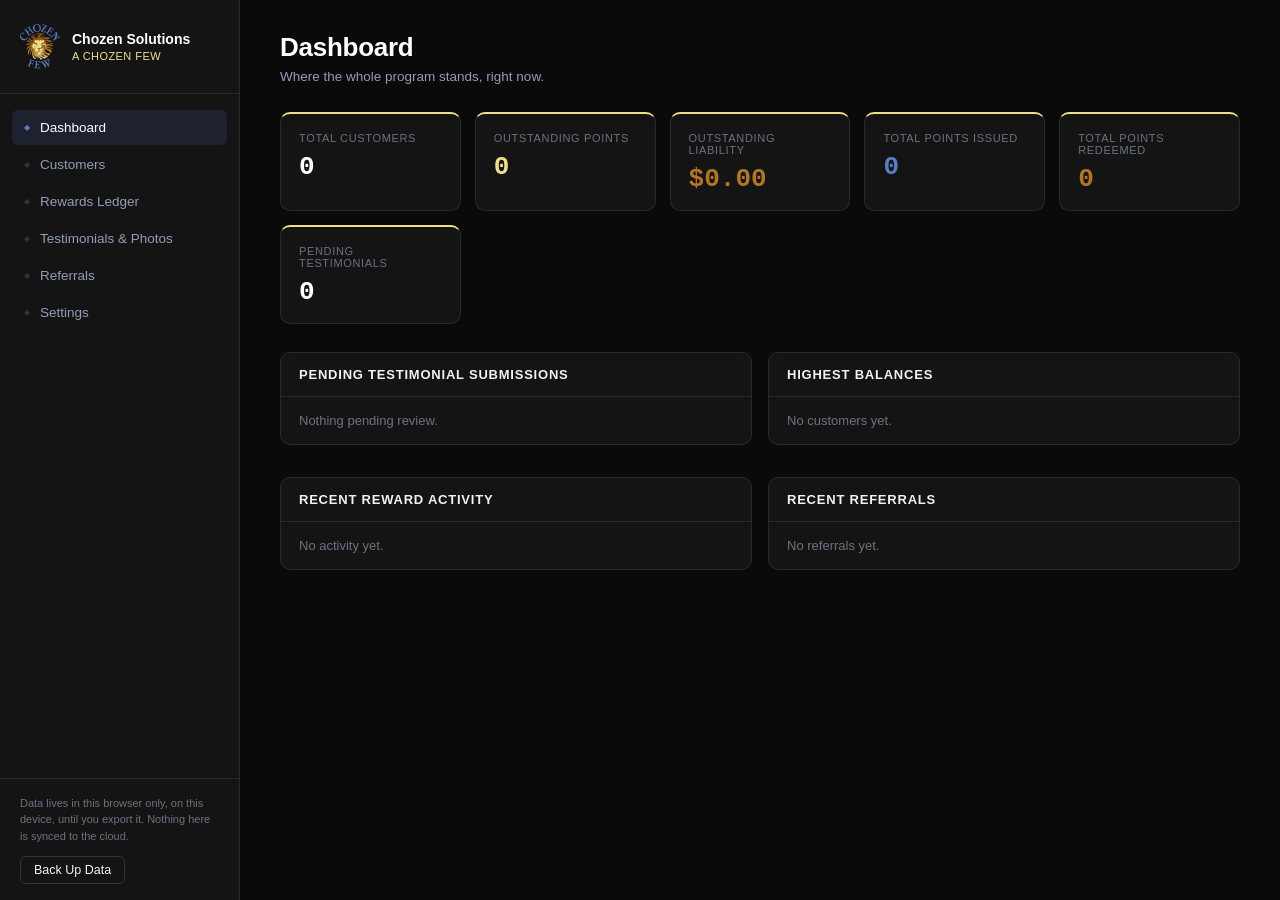
<file: founding-rewards/index.html>
<!DOCTYPE html>
<html lang="en">
<head>
<meta charset="UTF-8">
<meta name="viewport" content="width=device-width, initial-scale=1.0">
<title>A Chozen Few — Chozen Solutions Rewards</title>
<link rel="stylesheet" href="styles.css">
</head>
<body>

<div class="app-shell">

  <!-- SIDEBAR NAV -->
  <nav class="sidebar" id="sidebar">
    <div class="sidebar-brand">
      <img class="brand-mark" src="[data-uri]" alt="Chozen Solutions">
      <div class="brand-text">
        <div class="brand-title">Chozen Solutions</div>
        <div class="brand-sub">A Chozen Few</div>
      </div>
    </div>
    <div class="nav-links">
      <button class="nav-link active" data-view="dashboard">
        <span class="nav-icon">◆</span> Dashboard
      </button>
      <button class="nav-link" data-view="customers">
        <span class="nav-icon">◆</span> Customers
      </button>
      <button class="nav-link" data-view="ledger">
        <span class="nav-icon">◆</span> Rewards Ledger
      </button>
      <button class="nav-link" data-view="testimonials">
        <span class="nav-icon">◆</span> Testimonials &amp; Photos
      </button>
      <button class="nav-link" data-view="referrals">
        <span class="nav-icon">◆</span> Referrals
      </button>
      <button class="nav-link" data-view="settings">
        <span class="nav-icon">◆</span> Settings
      </button>
    </div>
    <div class="sidebar-footer">
      <div class="storage-note">
        Data lives in this browser only, on this device, until you export it. Nothing here is synced to the cloud.
      </div>
      <div class="footer-actions">
        <button class="btn-ghost-sm" id="btnBackup">Back Up Data</button>
      </div>
    </div>
  </nav>

  <button class="mobile-nav-toggle" id="mobileNavToggle" aria-label="Open menu">☰</button>

  <!-- MAIN CONTENT -->
  <main class="main-content">

    <!-- DASHBOARD VIEW -->
    <section class="view active" id="view-dashboard">
      <header class="view-header">
        <div>
          <h1>Dashboard</h1>
          <p class="view-sub">Where the whole program stands, right now.</p>
        </div>
      </header>

      <div class="stat-grid" id="statGrid"></div>

      <div class="dashboard-cols">
        <div class="panel">
          <div class="panel-header">
            <h2>Pending Testimonial Submissions</h2>
          </div>
          <div id="pendingTestimonialsList" class="panel-body"></div>
        </div>
        <div class="panel">
          <div class="panel-header">
            <h2>Highest Balances</h2>
          </div>
          <div id="topBalancesList" class="panel-body"></div>
        </div>
      </div>

      <div class="dashboard-cols">
        <div class="panel">
          <div class="panel-header">
            <h2>Recent Reward Activity</h2>
          </div>
          <div id="recentActivityList" class="panel-body"></div>
        </div>
        <div class="panel">
          <div class="panel-header">
            <h2>Recent Referrals</h2>
          </div>
          <div id="recentReferralsList" class="panel-body"></div>
        </div>
      </div>
    </section>

    <!-- CUSTOMERS VIEW -->
    <section class="view" id="view-customers">
      <header class="view-header">
        <div>
          <h1>Customers</h1>
          <p class="view-sub">Every person or business in the program, one record each.</p>
        </div>
        <button class="btn-primary" id="btnAddCustomer">+ Add Customer</button>
      </header>

      <div class="toolbar">
        <input type="search" id="customerSearch" class="search-input" placeholder="Search by name, email, or business…">
        <select id="customerTypeFilter" class="select-input">
          <option value="">All customer types</option>
          <option value="website">Website customer</option>
          <option value="custom">Custom-order customer</option>
          <option value="partner">Partner</option>
          <option value="referral">Referral</option>
        </select>
        <select id="customerStatusFilter" class="select-input">
          <option value="">All statuses</option>
          <option value="active">Active</option>
          <option value="inactive">Inactive</option>
        </select>
        <select id="customerSort" class="select-input">
          <option value="name-asc">Name A–Z</option>
          <option value="name-desc">Name Z–A</option>
          <option value="balance-desc">Balance: high to low</option>
          <option value="balance-asc">Balance: low to high</option>
          <option value="date-desc">Newest first</option>
          <option value="date-asc">Oldest first</option>
        </select>
      </div>

      <div class="table-wrap">
        <table class="data-table" id="customersTable">
          <thead>
            <tr>
              <th>Name</th>
              <th>Email</th>
              <th>Type</th>
              <th>Balance</th>
              <th>Lifetime Earned</th>
              <th>Total Purchases</th>
              <th>Tier</th>
              <th>Status</th>
              <th></th>
            </tr>
          </thead>
          <tbody id="customersTableBody"></tbody>
        </table>
        <div class="empty-state" id="customersEmptyState" style="display:none">
          <p>No customers yet.</p>
          <button class="btn-primary" id="btnAddCustomerEmpty">+ Add your first customer</button>
        </div>
      </div>
    </section>

    <!-- CUSTOMER PROFILE VIEW -->
    <section class="view" id="view-profile">
      <header class="view-header">
        <div>
          <button class="btn-back" id="btnBackToCustomers">← Back to Customers</button>
          <h1 id="profileName">Customer Name</h1>
          <p class="view-sub" id="profileEmail">email@example.com</p>
        </div>
        <button class="btn-ghost" id="btnEditCustomer">Edit Details</button>
      </header>

      <div class="profile-stat-grid" id="profileStatGrid"></div>

      <div class="profile-actions">
        <button class="btn-primary-sm" data-action="add-purchase">+ Add Purchase</button>
        <button class="btn-primary-sm" data-action="add-reward">+ Add Reward Activity</button>
        <button class="btn-primary-sm" data-action="redeem">+ Redeem Points</button>
        <button class="btn-primary-sm" data-action="add-testimonial">+ Add Testimonial</button>
        <button class="btn-primary-sm" data-action="add-photo">+ Add Photo</button>
        <button class="btn-primary-sm" data-action="add-referral">+ Add Referral</button>
        <button class="btn-ghost-sm" data-action="adjust">Manual Adjustment</button>
      </div>

      <div class="panel">
        <div class="panel-header"><h2>Transaction History</h2></div>
        <div class="table-wrap">
          <table class="data-table" id="profileLedgerTable">
            <thead>
              <tr><th>Date</th><th>Activity</th><th>Points</th><th>Amount</th><th>Status</th><th>Notes</th></tr>
            </thead>
            <tbody id="profileLedgerBody"></tbody>
          </table>
        </div>
      </div>

      <div class="panel">
        <div class="panel-header"><h2>Testimonials</h2></div>
        <div id="profileTestimonials" class="panel-body"></div>
      </div>

      <div class="panel">
        <div class="panel-header"><h2>Referrals Made</h2></div>
        <div id="profileReferrals" class="panel-body"></div>
      </div>

      <div class="panel">
        <div class="panel-header"><h2>Notes</h2></div>
        <textarea class="notes-textarea" id="profileNotesText" placeholder="Nothing on file yet."></textarea>
        <button class="btn-ghost-sm" id="btnSaveNotes" style="margin-top:8px">Save Notes</button>
      </div>
    </section>

    <!-- LEDGER VIEW -->
    <section class="view" id="view-ledger">
      <header class="view-header">
        <div>
          <h1>Rewards Ledger</h1>
          <p class="view-sub">The single source of truth for every point ever issued, redeemed, or reversed.</p>
        </div>
        <div class="header-btns">
          <button class="btn-ghost" id="btnExportLedgerCsv">Export CSV</button>
        </div>
      </header>

      <div class="toolbar">
        <input type="search" id="ledgerSearch" class="search-input" placeholder="Search by customer, activity, or reference…">
        <select id="ledgerSourceFilter" class="select-input">
          <option value="">All sources</option>
          <option value="Shopify">Shopify</option>
          <option value="Custom Order">Custom Order</option>
          <option value="Manual">Manual</option>
          <option value="Testimonial">Testimonial</option>
          <option value="Referral">Referral</option>
        </select>
        <select id="ledgerStatusFilter" class="select-input">
          <option value="">All statuses</option>
          <option value="Pending">Pending</option>
          <option value="Approved">Approved</option>
          <option value="Rejected">Rejected</option>
          <option value="Reversed">Reversed</option>
        </select>
      </div>

      <div class="table-wrap">
        <table class="data-table" id="ledgerTable">
          <thead>
            <tr>
              <th>Date</th><th>Customer</th><th>Activity</th><th>Points</th><th>Amount</th>
              <th>Source</th><th>Status</th><th>Reference</th><th></th>
            </tr>
          </thead>
          <tbody id="ledgerTableBody"></tbody>
        </table>
        <div class="empty-state" id="ledgerEmptyState" style="display:none">
          <p>No ledger entries yet. Every purchase, reward, and redemption will show up here.</p>
        </div>
      </div>
    </section>

    <!-- TESTIMONIALS VIEW -->
    <section class="view" id="view-testimonials">
      <header class="view-header">
        <div>
          <h1>Testimonials &amp; Photos</h1>
          <p class="view-sub">Every submission, its permissions, and its approval status.</p>
        </div>
      </header>

      <div class="toolbar">
        <select id="testimonialStatusFilter" class="select-input">
          <option value="">All statuses</option>
          <option value="Pending">Pending</option>
          <option value="Approved">Approved</option>
          <option value="Rejected">Rejected</option>
        </select>
        <select id="testimonialFeaturedFilter" class="select-input">
          <option value="">All</option>
          <option value="featured">Featured only</option>
        </select>
      </div>

      <div class="card-grid" id="testimonialsGrid"></div>
      <div class="empty-state" id="testimonialsEmptyState" style="display:none">
        <p>No testimonials submitted yet.</p>
      </div>
    </section>

    <!-- REFERRALS VIEW -->
    <section class="view" id="view-referrals">
      <header class="view-header">
        <div>
          <h1>Referrals</h1>
          <p class="view-sub">Track who's sending business your way, and where each lead stands.</p>
        </div>
      </header>

      <div class="toolbar">
        <select id="referralStatusFilter" class="select-input">
          <option value="">All statuses</option>
          <option value="New">New</option>
          <option value="Contacted">Contacted</option>
          <option value="Quoted">Quoted</option>
          <option value="Paid Customer">Paid Customer</option>
          <option value="Closed">Closed</option>
        </select>
      </div>

      <div class="table-wrap">
        <table class="data-table" id="referralsTable">
          <thead>
            <tr><th>Referred By</th><th>Referred Person/Business</th><th>Date</th><th>Status</th><th>Order Value</th><th>Reward Issued</th></tr>
          </thead>
          <tbody id="referralsTableBody"></tbody>
        </table>
        <div class="empty-state" id="referralsEmptyState" style="display:none">
          <p>No referrals logged yet.</p>
        </div>
      </div>
    </section>

    <!-- SETTINGS VIEW -->
    <section class="view" id="view-settings">
      <header class="view-header">
        <div>
          <h1>Settings</h1>
          <p class="view-sub">Reward values, program terms, and your data.</p>
        </div>
      </header>

      <div class="panel">
        <div class="panel-header"><h2>Program Name</h2></div>
        <div class="panel-body">
          <label class="field-label">Program name shown to customers</label>
          <input type="text" id="settingProgramName" class="text-input">
        </div>
      </div>

      <div class="panel">
        <div class="panel-header"><h2>Reward Values</h2></div>
        <div class="panel-body settings-grid">
          <div class="field">
            <label class="field-label">Points earned per $1 spent</label>
            <input type="number" id="settingPointsPerDollar" class="text-input" min="0" step="0.1">
          </div>
          <div class="field">
            <label class="field-label">Written testimonial</label>
            <input type="number" id="settingTestimonialReward" class="text-input" min="0" step="1">
          </div>
          <div class="field">
            <label class="field-label">Customer photo</label>
            <input type="number" id="settingPhotoReward" class="text-input" min="0" step="1">
          </div>
          <div class="field">
            <label class="field-label">Photo + testimonial</label>
            <input type="number" id="settingPhotoTestimonialReward" class="text-input" min="0" step="1">
          </div>
          <div class="field">
            <label class="field-label">Approved video testimonial</label>
            <input type="number" id="settingVideoReward" class="text-input" min="0" step="1">
          </div>
          <div class="field">
            <label class="field-label">Referral → paid customer</label>
            <input type="number" id="settingReferralReward" class="text-input" min="0" step="1">
          </div>
          <div class="field">
            <label class="field-label">Account sign up bonus</label>
            <input type="number" id="settingSignupBonus" class="text-input" min="0" step="1">
          </div>
          <div class="field">
            <label class="field-label">Birthday bonus</label>
            <input type="number" id="settingBirthdayBonus" class="text-input" min="0" step="1">
          </div>
          <div class="field">
            <label class="field-label">Points redeemed per $1 (redemption rate)</label>
            <input type="number" id="settingPointsPerDollarRedemption" class="text-input" min="1" step="1">
          </div>
          <div class="field">
            <label class="field-label">Minimum redemption amount (points)</label>
            <input type="number" id="settingMinRedemption" class="text-input" min="0" step="1">
          </div>
          <div class="field">
            <label class="field-label">Referred friend's discount ($)</label>
            <input type="number" id="settingReferredFriendDiscount" class="text-input" min="0" step="1">
          </div>
          <div class="field">
            <label class="field-label">Referred friend's minimum purchase ($)</label>
            <input type="number" id="settingReferredFriendMinPurchase" class="text-input" min="0" step="1">
          </div>
        </div>
        <button class="btn-primary-sm" id="btnSaveSettings" style="margin:16px">Save Settings</button>
      </div>

      <div class="panel">
        <div class="panel-header"><h2>Program Terms</h2></div>
        <div class="panel-body">
          <textarea class="notes-textarea" id="settingTermsText" style="min-height:140px" placeholder="Terms and conditions text shown to customers…"></textarea>
          <button class="btn-primary-sm" id="btnSaveTerms" style="margin-top:8px">Save Terms</button>
        </div>
      </div>

      <div class="panel">
        <div class="panel-header"><h2>Data &amp; Backup</h2></div>
        <div class="panel-body">
          <p class="field-note">Data lives only in this browser's storage on this device. Export regularly, especially before clearing browser data or switching devices.</p>
          <div class="data-btn-row">
            <button class="btn-primary-sm" id="btnExportJson">Export Full Backup (JSON)</button>
            <button class="btn-ghost-sm" id="btnExportCustomersCsv">Export Customers (CSV)</button>
            <button class="btn-ghost-sm" id="btnExportLedgerCsv2">Export Ledger (CSV)</button>
          </div>
          <div class="data-btn-row" style="margin-top:12px">
            <label class="btn-ghost-sm file-btn">
              Import from JSON Backup
              <input type="file" id="importJsonInput" accept=".json" style="display:none">
            </label>
            <button class="btn-danger-sm" id="btnLoadSampleData">Load Sample Data</button>
            <button class="btn-danger-sm" id="btnClearAllData">Clear All Data</button>
          </div>
        </div>
      </div>

      <div class="panel">
        <div class="panel-header"><h2>Coming Later</h2></div>
        <div class="panel-body">
          <ul class="future-list">
            <li>Shopify customer sync</li>
            <li>Shopify order sync</li>
            <li>Customer login &amp; self-service portal</li>
            <li>Automatic reward emails</li>
            <li>Redemption codes</li>
            <li>Reward tiers</li>
            <li>Supabase/cloud backend</li>
            <li>Direct image uploads</li>
            <li>Admin authentication</li>
          </ul>
        </div>
      </div>
    </section>

  </main>
</div>

<!-- MODAL ROOT -->
<div class="modal-overlay" id="modalOverlay">
  <div class="modal" id="modalBox"></div>
</div>

<!-- TOAST -->
<div class="toast" id="toast"></div>

<script src="app.js"></script>
</body>
</html>
</file>
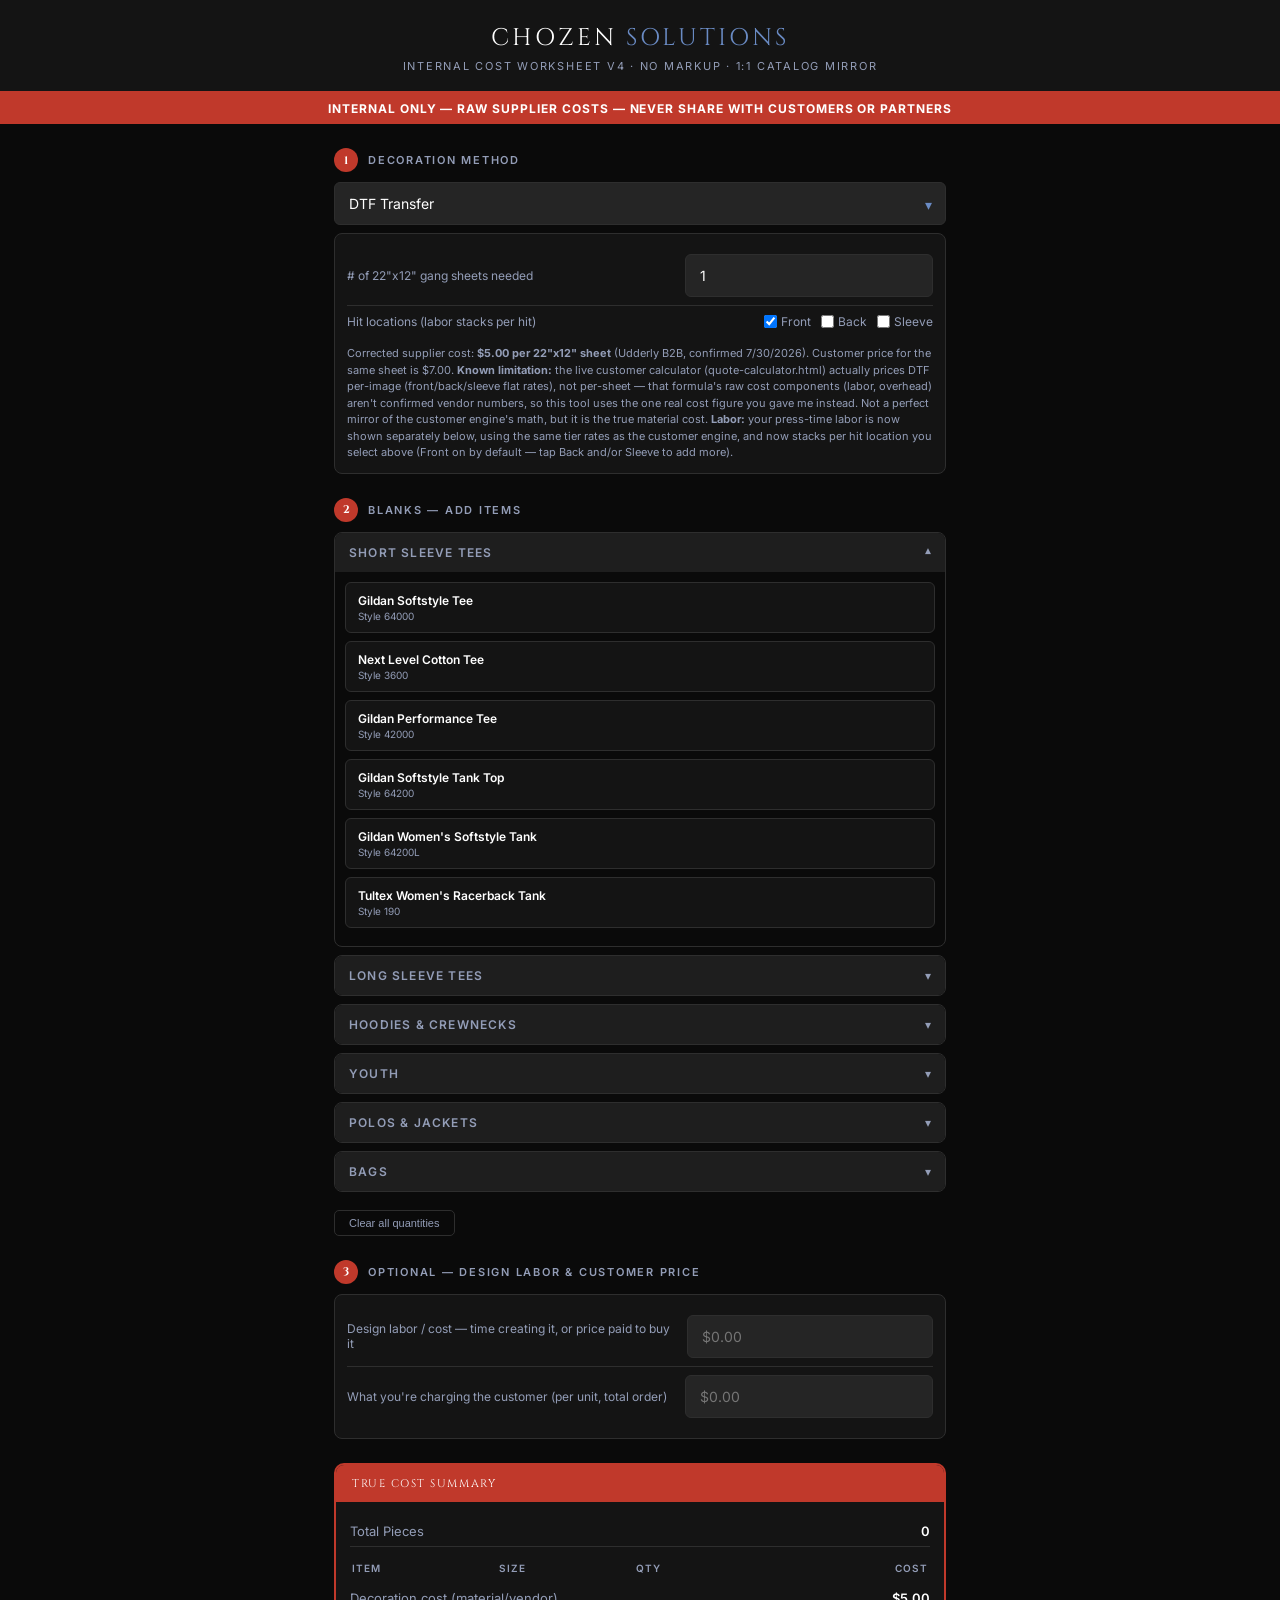
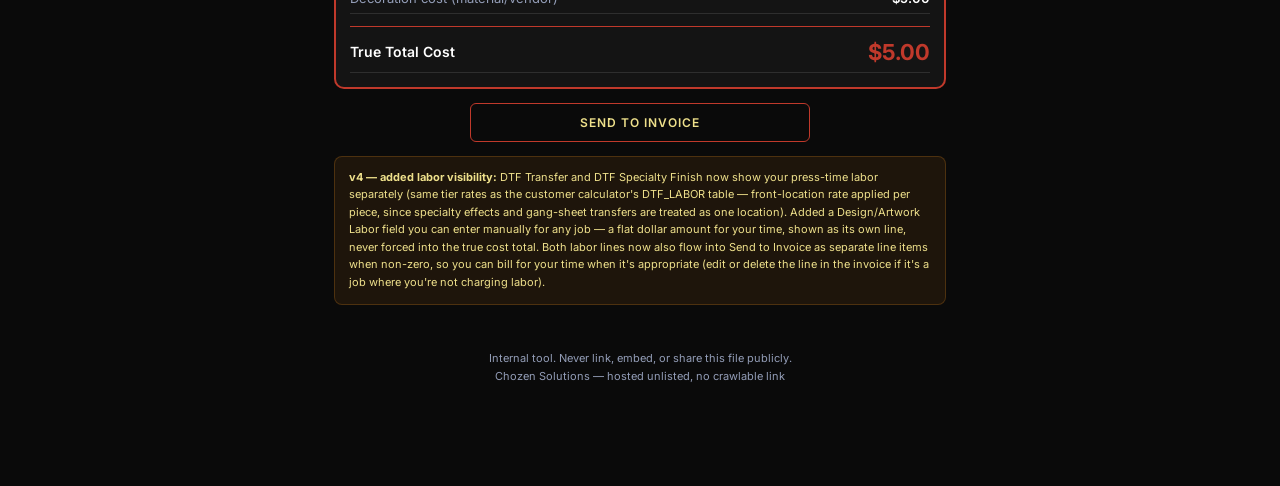
<file: 2dja3uh8j3mmjgu7xz44vbii.html>
<!DOCTYPE html>
<html lang="en">
<head>
<meta charset="UTF-8">
<meta name="viewport" content="width=device-width, initial-scale=1.0">
<title>Chozen Solutions — Internal Cost Calculator v3</title>
<link href="https://fonts.googleapis.com/css2?family=Cinzel:wght@400;700&family=Inter:wght@300;400;500;600&display=swap" rel="stylesheet">
<style>
*,*::before,*::after{box-sizing:border-box;margin:0;padding:0}
:root{--dark:#0A0A0A;--panel:#141414;--panel2:#1E1E1E;--blue:#4767A6;--blue-lt:#6A8BC4;--brown:#935A16;--tan:#EEE08B;--silver:#939DB7;--white:#FFFFFF;--input-bg:#252525;--border:#2E2E2E;--red:#c0392b}
body{background:var(--dark);color:var(--white);font-family:'Inter',sans-serif;font-size:14px;min-height:100vh;padding-bottom:80px}
header{background:var(--panel);border-bottom:2px solid var(--red);padding:22px 20px 18px;text-align:center}
.logo-word{font-family:'Cinzel',serif;font-size:clamp(17px,4vw,24px);letter-spacing:.12em}
.logo-word span{color:var(--blue-lt)}
.warn-banner{background:var(--red);color:var(--white);font-size:12px;font-weight:700;letter-spacing:.08em;text-transform:uppercase;padding:8px;text-align:center}
.tagline{font-size:11px;color:var(--silver);letter-spacing:.16em;text-transform:uppercase;margin-top:5px}
.container{max-width:640px;margin:0 auto;padding:0 14px}
.step-label{display:flex;align-items:center;gap:10px;margin:24px 0 10px}
.step-num{background:var(--red);color:var(--white);font-family:'Cinzel',serif;font-size:11px;font-weight:700;width:24px;height:24px;border-radius:50%;display:flex;align-items:center;justify-content:center;flex-shrink:0}
.step-title{font-size:11px;font-weight:600;letter-spacing:.16em;text-transform:uppercase;color:var(--silver)}
.select-wrap{position:relative;width:100%;margin-bottom:8px}
.select-wrap::after{content:'\25be';position:absolute;right:14px;top:50%;transform:translateY(-50%);color:var(--blue-lt);pointer-events:none}
select,input[type=number]{width:100%;background:var(--input-bg);border:1px solid var(--border);border-radius:6px;color:var(--white);font-family:'Inter',sans-serif;font-size:14px;padding:12px 14px;appearance:none}
select{padding-right:40px}
select:focus,input:focus{outline:none;border-color:var(--red)}
.opt-panel{background:var(--panel);border:1px solid var(--border);border-radius:8px;padding:12px;margin-top:8px}
.opt-row{display:flex;align-items:center;justify-content:space-between;gap:10px;padding:8px 0}
.opt-row+.opt-row{border-top:1px solid var(--border)}
.opt-lbl{font-size:12px;color:var(--silver)}
.opt-ctl{min-width:140px}
.note{font-size:11px;color:var(--silver);margin-top:8px;line-height:1.5}
.note.warn{color:var(--tan)}
.cat-block{margin-bottom:8px;border:1px solid var(--border);border-radius:8px;overflow:hidden}
.cat-header{display:flex;align-items:center;justify-content:space-between;padding:12px 14px;background:var(--panel2);cursor:pointer;user-select:none}
.cat-header.has-items{border-left:3px solid var(--red)}
.cat-name{font-size:12px;font-weight:600;letter-spacing:.1em;text-transform:uppercase;color:var(--silver)}
.cat-header.has-items .cat-name{color:var(--white)}
.cat-chevron{color:var(--silver);font-size:12px;transition:transform .2s}
.cat-chevron.open{transform:rotate(180deg)}
.cat-body{display:none;padding:10px}
.cat-body.open{display:block}
.prod-block{margin-bottom:8px;background:var(--panel);border:1px solid var(--border);border-radius:6px;overflow:hidden}
.prod-block.has-items{border-color:var(--red)}
.prod-header{padding:10px 12px;display:flex;align-items:center;justify-content:space-between;cursor:pointer}
.prod-name{font-size:12px;font-weight:600}
.prod-style{font-size:10px;color:var(--silver);margin-top:2px}
.prod-subtotal{font-size:12px;font-weight:700;color:var(--red)}
.prod-sizes{display:none;padding:0 12px 10px}
.prod-sizes.open{display:block}
.size-grid{display:grid;grid-template-columns:1fr 1fr;gap:6px;margin-top:8px}
.size-row{background:var(--panel2);border:1px solid var(--border);border-radius:5px;display:flex;align-items:center;justify-content:space-between;padding:8px 10px}
.size-row.active{border-color:var(--red)}
.size-label{font-size:12px;font-weight:600;min-width:38px}
.qty-controls{display:flex;align-items:center;gap:5px}
.qty-btn{background:var(--dark);border:1px solid var(--border);color:var(--white);width:24px;height:24px;border-radius:4px;font-size:15px;cursor:pointer;display:flex;align-items:center;justify-content:center}
.qty-btn:hover{background:var(--red);border-color:var(--red)}
.qty-input{background:transparent;border:none;color:var(--white);font-size:13px;font-weight:600;width:28px;text-align:center}
.summary-card{background:var(--panel);border:2px solid var(--red);border-radius:10px;margin-top:24px;overflow:hidden}
.summary-hdr{background:var(--red);padding:11px 16px;font-family:'Cinzel',serif;font-size:11px;letter-spacing:.14em;text-transform:uppercase}
.summary-body{padding:14px}
.summary-line{display:flex;justify-content:space-between;align-items:center;padding:7px 0;border-bottom:1px solid var(--border);font-size:13px}
.summary-line:last-child{border-bottom:none}
.summary-line .lbl{color:var(--silver)}
.summary-line .val{font-weight:600}
.summary-line.total-line .lbl{color:var(--white);font-size:14px;font-weight:600}
.summary-line.total-line .val{color:var(--red);font-size:22px;font-weight:700}
.line-items{width:100%;margin-top:10px}
.line-items th{font-size:10px;font-weight:600;letter-spacing:.1em;text-transform:uppercase;color:var(--silver);text-align:left;padding:3px 0 7px}
.line-items th:last-child{text-align:right}
.line-items td{font-size:12px;padding:4px 0;border-top:1px solid var(--border)}
.line-items td:last-child{text-align:right;color:var(--red);font-weight:600}
.margin-box{background:rgba(192,57,43,.12);border:1px solid rgba(192,57,43,.4);border-radius:8px;padding:12px 14px;margin-top:12px}
.margin-box .row{display:flex;justify-content:space-between;font-size:13px;padding:4px 0}
.margin-box .row.hi{font-size:15px;font-weight:700;color:var(--tan)}
.clear-btn{background:none;border:1px solid var(--border);color:var(--silver);font-size:11px;padding:6px 14px;border-radius:5px;cursor:pointer;margin-top:10px}
.clear-btn:hover{border-color:var(--red);color:var(--red)}
.invoice-btn{display:block;width:100%;max-width:340px;margin:14px auto 0;background:none;border:1.5px solid var(--red);color:var(--tan);font-family:'Inter',sans-serif;font-size:12px;font-weight:600;letter-spacing:.08em;text-transform:uppercase;padding:11px 20px;border-radius:6px;cursor:pointer;transition:all .2s}
.invoice-btn:hover{background:var(--red);color:var(--white)}
.assump{background:rgba(147,90,22,.15);border:1px solid rgba(147,90,22,.4);border-radius:8px;padding:12px 14px;margin-top:14px;font-size:11px;color:var(--tan);line-height:1.6}
footer{text-align:center;margin-top:44px;padding:0 20px 20px;font-size:11px;color:var(--silver);line-height:1.7}
@media(max-width:380px){.size-grid{grid-template-columns:1fr}}
</style>
</head>
<body>
<header>
  <div class="logo-word">CHOZEN <span>SOLUTIONS</span></div>
  <div class="tagline">Internal Cost Worksheet v4 · No Markup · 1:1 Catalog Mirror</div>
</header>
<div class="warn-banner">INTERNAL ONLY — RAW SUPPLIER COSTS — NEVER SHARE WITH CUSTOMERS OR PARTNERS</div>

<div class="container">

  <div class="step-label"><div class="step-num">1</div><div class="step-title">Decoration Method</div></div>
  <div class="select-wrap">
    <select id="method" onchange="onMethodChange()">
      <option value="dtf">DTF Transfer</option>
      <option value="dtfspec">DTF Specialty Finish</option>
      <option value="screen">Screen Print</option>
      <option value="vinyl">Vinyl / HTV</option>
      <option value="sub">Sublimation (Apparel)</option>
      <option value="mug">Sublimation (Mugs)</option>
      <option value="emb">Embroidery</option>
    </select>
  </div>

  <div id="dtfOpts" class="opt-panel">
    <div class="opt-row">
      <span class="opt-lbl"># of 22"x12" gang sheets needed</span>
      <div class="opt-ctl"><input type="number" id="dtfSheets" min="0" value="1" oninput="calculate()"></div>
    </div>
    <div class="opt-row">
      <span class="opt-lbl">Hit locations (labor stacks per hit)</span>
      <div class="opt-ctl" style="display:flex;gap:10px;align-items:center;justify-content:flex-end;flex-wrap:wrap">
        <label style="display:flex;align-items:center;gap:4px;font-size:12px;color:var(--silver)"><input type="checkbox" id="dtfLocFront" checked onchange="toggleDtfLoc('dtf','front')" style="width:auto">Front</label>
        <label style="display:flex;align-items:center;gap:4px;font-size:12px;color:var(--silver)"><input type="checkbox" id="dtfLocBack" onchange="toggleDtfLoc('dtf','back')" style="width:auto">Back</label>
        <label style="display:flex;align-items:center;gap:4px;font-size:12px;color:var(--silver)"><input type="checkbox" id="dtfLocSleeve" onchange="toggleDtfLoc('dtf','sleeve')" style="width:auto">Sleeve</label>
      </div>
    </div>
    <div class="note">Corrected supplier cost: <strong>$5.00 per 22"x12" sheet</strong> (Udderly B2B, confirmed 7/30/2026). Customer price for the same sheet is $7.00. <strong>Known limitation:</strong> the live customer calculator (quote-calculator.html) actually prices DTF per-image (front/back/sleeve flat rates), not per-sheet — that formula's raw cost components (labor, overhead) aren't confirmed vendor numbers, so this tool uses the one real cost figure you gave me instead. Not a perfect mirror of the customer engine's math, but it is the true material cost. <strong>Labor:</strong> your press-time labor is now shown separately below, using the same tier rates as the customer engine, and now stacks per hit location you select above (Front on by default — tap Back and/or Sleeve to add more).</div>
  </div>

  <div id="dtfSpecOpts" class="opt-panel" style="display:none">
    <div class="opt-row">
      <span class="opt-lbl">Finish size</span>
      <div class="opt-ctl select-wrap" style="margin:0">
        <select id="dtfSpecSize" onchange="calculate()">
          <option value="chest">Chest Hit (4"x4")</option>
          <option value="standard">Standard (11"x11")</option>
          <option value="full">Full Size (14"x12")</option>
        </select>
      </div>
    </div>
    <div class="opt-row">
      <span class="opt-lbl">Puff print instead (flat rate)</span>
      <div class="opt-ctl"><input type="checkbox" id="dtfSpecPuff" onchange="calculate()"></div>
    </div>
    <div class="opt-row">
      <span class="opt-lbl">Hit locations (labor stacks per hit)</span>
      <div class="opt-ctl" style="display:flex;gap:10px;align-items:center;justify-content:flex-end;flex-wrap:wrap">
        <label style="display:flex;align-items:center;gap:4px;font-size:12px;color:var(--silver)"><input type="checkbox" id="dtfSpecLocFront" checked onchange="toggleDtfLoc('dtfspec','front')" style="width:auto">Front</label>
        <label style="display:flex;align-items:center;gap:4px;font-size:12px;color:var(--silver)"><input type="checkbox" id="dtfSpecLocBack" onchange="toggleDtfLoc('dtfspec','back')" style="width:auto">Back</label>
        <label style="display:flex;align-items:center;gap:4px;font-size:12px;color:var(--silver)"><input type="checkbox" id="dtfSpecLocSleeve" onchange="toggleDtfLoc('dtfspec','sleeve')" style="width:auto">Sleeve</label>
      </div>
    </div>
    <div class="note warn">⚠ Back-calculated: retail price ÷ your 1.75x markup. Same rate applies regardless of named finish (glitter, gold foil, glow, reflective, iridescent, pearl, thermochromic all price identically by size in the customer engine). Estimate only — confirm against a real Jiffy invoice before trusting for a big order. Labor now stacks per hit location selected above (Front on by default).</div>
  </div>

  <div id="screenOpts" class="opt-panel" style="display:none">
    <div class="opt-row">
      <span class="opt-lbl">Ink colors</span>
      <div class="opt-ctl select-wrap" style="margin:0">
        <select id="spColors" onchange="calculate()">
          <option value="1">1 Color</option><option value="2">2 Colors</option><option value="3">3 Colors</option>
          <option value="4">4 Colors</option><option value="5">5 Colors</option><option value="6">6 Colors</option>
        </select>
      </div>
    </div>
    <div class="opt-row">
      <span class="opt-lbl">Print locations</span>
      <div class="opt-ctl select-wrap" style="margin:0">
        <select id="spLocations" onchange="calculate()">
          <option value="1">One Location</option>
          <option value="2">Two Locations</option>
        </select>
      </div>
    </div>
    <div class="opt-row">
      <span class="opt-lbl">Total piece quantity</span>
      <div class="opt-ctl"><input type="number" id="spQty" min="1" value="24" oninput="calculate()"></div>
    </div>
    <div class="note warn">Macon Tees rate sheet is 14+ months old — reconfirm before trusting for large quotes. Screen charge ($15/color, one-time) applies per location — mirrors the customer engine's formula exactly.</div>
  </div>

  <div id="vinylOpts" class="opt-panel" style="display:none">
    <div class="opt-row">
      <span class="opt-lbl">Vinyl type</span>
      <div class="opt-ctl select-wrap" style="margin:0">
        <select id="vinylType" onchange="calculate()">
          <option value="easy">Standard (EasyWeed)</option>
          <option value="glitter">Glitter</option>
        </select>
      </div>
    </div>
    <div class="opt-row">
      <span class="opt-lbl">Coverage</span>
      <div class="opt-ctl select-wrap" style="margin:0">
        <select id="vinylCoverage" onchange="calculate()">
          <option value="quarter">Small (chest logo, name)</option>
          <option value="half">Medium (half-sheet)</option>
          <option value="full">Large (full-sheet)</option>
        </select>
      </div>
    </div>
    <div class="note">Material cost per full 11.8"x12" sheet: EasyWeed $6.00, Glitter $8.83. Labor shown separately below at $12.00/full sheet equivalent — your own press time, not a vendor charge.</div>
  </div>

  <div id="subOpts" class="opt-panel" style="display:none">
    <div class="opt-row">
      <span class="opt-lbl">Print size</span>
      <div class="opt-ctl select-wrap" style="margin:0">
        <select id="subSize" onchange="calculate()">
          <option value="half">Standard (up to 8.5x11)</option>
          <option value="full">Large (up to 11x17)</option>
        </select>
      </div>
    </div>
    <div class="note">Paper + ink raw cost, labor shown separately. Applies to polyester-rich apparel.</div>
  </div>

  <div id="mugOpts" class="opt-panel" style="display:none">
    <div class="opt-row">
      <span class="opt-lbl">Mug type</span>
      <div class="opt-ctl select-wrap" style="margin:0">
        <select id="mugType" onchange="calculate()">
          <option value="economy">Economy Sublimation Mug</option>
          <option value="innercolor">15oz Inner Color Mug</option>
        </select>
      </div>
    </div>
    <div class="opt-row">
      <span class="opt-lbl">Total mug quantity</span>
      <div class="opt-ctl"><input type="number" id="mugQty" min="1" value="1" oninput="calculate()"></div>
    </div>
    <div class="note warn">⚠ These are the customer calculator's JP Plus tier prices, used as-is. Its own code comment calls them "cost basis" with blank cost baked in, but there's no visible markup layer on top in that engine — meaning this may already BE close to a no-margin number, or JP Plus's true wholesale cost could be lower and margin is thinner than expected. Not confirmed against a raw JP Plus invoice. Flag this to get real numbers if mugs become a meaningful revenue line.</div>
  </div>

  <div id="embOpts" class="opt-panel" style="display:none">
    <div class="opt-row">
      <span class="opt-lbl">Stitch count</span>
      <div class="opt-ctl select-wrap" style="margin:0">
        <select id="embStitch" onchange="calculate()">
          <option value="low">Under 7,000</option>
          <option value="high">7,000–10,000</option>
        </select>
      </div>
    </div>
    <div class="opt-row">
      <span class="opt-lbl">Total piece quantity</span>
      <div class="opt-ctl"><input type="number" id="embQty" min="1" value="12" oninput="calculate()"></div>
    </div>
    <div class="note">Udderly Custom raw cost tiers, effective 7/1/2026. No order minimum. Cost BEFORE your 1.75x markup.</div>
  </div>

  <div class="step-label"><div class="step-num">2</div><div class="step-title">Blanks — Add Items</div></div>
  <div id="catalogAccordion"></div>
  <button class="clear-btn" onclick="clearAll()">Clear all quantities</button>

  <div class="step-label"><div class="step-num">3</div><div class="step-title">Optional — Design Labor &amp; Customer Price</div></div>
  <div class="opt-panel">
    <div class="opt-row">
      <span class="opt-lbl">Design labor / cost — time creating it, or price paid to buy it</span>
      <div class="opt-ctl"><input type="number" id="designLabor" min="0" step="0.01" placeholder="$0.00" oninput="calculate()"></div>
    </div>
    <div class="opt-row">
      <span class="opt-lbl">What you're charging the customer (per unit, total order)</span>
      <div class="opt-ctl"><input type="number" id="customerPrice" min="0" step="0.01" placeholder="$0.00" oninput="calculate()"></div>
    </div>
  </div>

  <div class="summary-card">
    <div class="summary-hdr">True Cost Summary</div>
    <div class="summary-body">
      <div class="summary-line"><span class="lbl">Total Pieces</span><span class="val" id="totalPcs">0</span></div>
      <table class="line-items">
        <thead><tr><th>Item</th><th>Size</th><th>Qty</th><th>Cost</th></tr></thead>
        <tbody id="lineBody"></tbody>
      </table>
      <div class="summary-line"><span class="lbl">Decoration cost (material/vendor)</span><span class="val" id="decoCostTotal">$0.00</span></div>
      <div class="summary-line" id="laborLine" style="display:none"><span class="lbl">Your labor — decoration (shown, not forced into total)</span><span class="val" id="laborCostTotal">$0.00</span></div>
      <div class="summary-line" id="designLaborLine" style="display:none"><span class="lbl">Design labor/cost (shown, not forced into total)</span><span class="val" id="designLaborTotal">$0.00</span></div>
      <div class="summary-line total-line" style="margin-top:12px;padding-top:12px;border-top:1px solid var(--red)">
        <span class="lbl">True Total Cost</span><span class="val" id="orderTotalCost">$0.00</span>
      </div>
      <div class="margin-box" id="marginBox" style="display:none">
        <div class="row"><span>Customer charges</span><span id="mCustPrice">$0.00</span></div>
        <div class="row"><span>True cost</span><span id="mCost">$0.00</span></div>
        <div class="row hi"><span>Gross margin</span><span id="mMargin">$0.00 (0%)</span></div>
      </div>
    </div>
  </div>

  <button class="invoice-btn" onclick="sendToInvoice()">Send to Invoice</button>

  <div class="assump">
    <strong>v4 — added labor visibility:</strong> DTF Transfer and DTF Specialty Finish now show your press-time labor separately (same tier rates as the customer calculator's DTF_LABOR table — front-location rate applied per piece, since specialty effects and gang-sheet transfers are treated as one location). Added a Design/Artwork Labor field you can enter manually for any job — a flat dollar amount for your time, shown as its own line, never forced into the true cost total. Both labor lines now also flow into Send to Invoice as separate line items when non-zero, so you can bill for your time when it's appropriate (edit or delete the line in the invoice if it's a job where you're not charging labor).
  </div>
</div>

<footer>
  Internal tool. Never link, embed, or share this file publicly.<br>
  Chozen Solutions — hosted unlisted, no crawlable link
</footer>

<script>
// == RAW COST DATA (no markup applied anywhere in this file) ==================
const PACKAGING = 0.45;

// DTF — corrected B2B cost, confirmed via Udderly 7/30/2026 email
const DTF_SHEET_COST = 5.00; // per 22"x12" gang sheet

// DTF labor tiers — your press time, same rates/tiers as the customer engine's DTF_LABOR table
const DTF_LABOR = {"1-11":{f:12,b:8,s:4},"12-49":{f:10,b:6,s:2},"50-99":{f:8,b:4,s:2},"100+":{f:6,b:3,s:2}};
function dtfTier(n){ return n>=100?"100+":n>=50?"50-99":n>=12?"12-49":"1-11"; }

// DTF Specialty finishes — back-calculated from customer calculator's retail figures / 1.75 markup
const DTF_SPEC_RAW = { chest: 2.80/1.75, standard: 21.175/1.75, full: 29.40/1.75 };
const DTF_PUFF_RAW = 13.00/1.75;

// Screen print — Macon Tees vendor cost per print location (qty tier x colors). Mirrors customer engine exactly.
const SP_COST = {
  "24-47":  {1:1.90,2:2.30,3:2.70,4:null,5:null,6:null},
  "48-71":  {1:1.55,2:1.90,3:2.00,4:null,5:null,6:null},
  "72-143": {1:1.40,2:1.60,3:1.75,4:1.90,5:2.05,6:2.10},
  "144-239":{1:1.30,2:1.55,3:1.60,4:1.80,5:1.95,6:2.00},
  "240-359":{1:1.25,2:1.45,3:1.55,4:1.70,5:1.85,6:1.95},
  "360-499":{1:1.10,2:1.25,3:1.35,4:1.50,5:1.65,6:1.80},
  "500-1199":{1:1.05,2:1.20,3:1.30,4:1.40,5:1.60,6:1.75}
};
const SP_SCREEN_CHARGE = 15; // per color, one-time, real vendor cost

// Vinyl / HTV — raw material cost per full 11.8x12 sheet
const VINYL = { easy: 6.00, glitter: 8.83 };
const VINYL_LABOR_FULL = 12.00;
const VINYL_FRACTION = { quarter:0.25, half:0.5, full:1 };

// Sublimation apparel — raw paper+ink+labor
const SUB = { half:{paper:0.17, ink:0.30, labor:4.50}, full:{paper:0.34, ink:0.60, labor:9.00} };

// Sublimation mugs — JP Plus tier price card from customer engine (unconfirmed as true raw cost, see warning)
const MUG_PRICE = {
  economy:    { "1-11":18.00, "12-49":16.00, "50-99":14.50, "100+":13.00 },
  innercolor: { "1-11":21.00, "12-49":19.00, "50-99":17.00, "100+":15.50 }
};

// Embroidery — Udderly Custom raw cost, effective 7/1/2026 (no order minimum)
const EMB_COST = {
  "1-12":[4.40,5.50], "13-24":[4.00,4.90], "25-60":[3.70,4.45], "61-120":[3.30,4.20],
  "121-249":[3.25,3.95], "250-499":[3.10,3.75], "500-749":[2.80,3.40]
};

// == CATALOG — exact 1:1 match with quote-calculator.html (blank cost basis, already true cost) ==
const CATALOG = [
  { cat:"Short Sleeve Tees", items:[
    { id:"64000", name:"Gildan Softstyle Tee", style:"64000", sizes:{"XS":3.58,"S":3.58,"M":3.58,"L":3.58,"XL":3.58,"2XL":5.33,"3XL":6.76,"4XL":6.76,"5XL":6.76} },
    { id:"3600", name:"Next Level Cotton Tee", style:"3600", sizes:{"XS":4.20,"S":4.20,"M":4.20,"L":4.20,"XL":4.20,"2XL":5.83,"3XL":7.19,"4XL":8.53,"5XL":9.29,"6XL":9.72} },
    { id:"42000", name:"Gildan Performance Tee", style:"42000", sizes:{"S":5.45,"M":5.45,"L":5.45,"XL":5.45,"2XL":7.14,"3XL":8.41} },
    { id:"64200", name:"Gildan Softstyle Tank Top", style:"64200", sizes:{"S":4.13,"M":4.13,"L":4.13,"XL":4.13,"2XL":5.06} },
    { id:"64200L", name:"Gildan Women's Softstyle Tank", style:"64200L", sizes:{"S":4.33,"M":4.33,"L":4.33,"XL":4.33,"2XL":5.31} },
    { id:"190", name:"Tultex Women's Racerback Tank", style:"190", sizes:{"TXS":2.87,"TS":2.87,"TM":2.87,"TL":2.87,"TXL":2.87,"T2XL":4.93} },
  ]},
  { cat:"Long Sleeve Tees", items:[
    { id:"64400", name:"Gildan Softstyle Long Sleeve", style:"64400", sizes:{"S":6.80,"M":6.80,"L":6.80,"XL":6.80,"2XL":8.46,"3XL":9.75} },
    { id:"42400", name:"Gildan Performance Long Sleeve", style:"42400", sizes:{"S":8.40,"M":8.40,"L":8.40,"XL":8.40,"2XL":10.39,"3XL":12.12} },
  ]},
  { cat:"Hoodies & Crewnecks", items:[
    { id:"18500", name:"Gildan Heavy Blend Hoodie", style:"18500", sizes:{"XS":13.14,"S":13.14,"M":13.14,"L":13.14,"XL":13.14,"2XL":16.20,"3XL":18.99,"4XL":18.99,"5XL":18.99} },
    { id:"18000", name:"Gildan Heavy Blend Crewneck", style:"18000", sizes:{"XS":7.30,"S":7.30,"M":7.30,"L":7.30,"XL":7.30,"2XL":8.94,"3XL":9.90,"4XL":9.90,"5XL":9.90} },
  ]},
  { cat:"Youth", items:[
    { id:"64000B", name:"Gildan Youth Softstyle Tee", style:"64000B", sizes:{"GXS":3.11,"GS":3.11,"GM":3.11,"GL":3.11,"GXL":3.11} },
    { id:"18500B", name:"Gildan Youth Heavy Blend Hoodie", style:"18500B", sizes:{"GXS":12.68,"GS":12.68,"GM":12.68,"GL":12.68,"GXL":12.68} },
  ]},
  { cat:"Polos & Jackets", items:[
    { id:"8800", name:"Gildan DryBlend Jersey Polo", style:"8800", sizes:{"S":7.55,"M":7.55,"L":7.55,"XL":7.55,"2XL":10.00,"3XL":11.51,"4XL":11.51,"5XL":11.51} },
    { id:"88181", name:"CORE365 Performance Piqué Polo", style:"88181", sizes:{"XS":9.27,"S":9.27,"M":9.27,"L":9.27,"XL":9.27,"2XL":10.30,"3XL":12.36,"4XL":13.39,"5XL":14.42,"6XL":15.45} },
    { id:"TT77", name:"Team 365 Packable Anorak Jacket", style:"TT77", sizes:{"XS":18.02,"S":18.02,"M":18.02,"L":18.02,"XL":18.02,"2XL":19.05,"3XL":20.08,"4XL":21.11} },
  ]},
  { cat:"Bags", items:[
    { id:"8886", name:"Liberty Bags Value Drawstring", style:"8886", sizes:{"One Size":2.18} },
    { id:"8881", name:"Liberty Bags Drawstring Pack", style:"8881", sizes:{"One Size":4.17} },
  ]},
];

const MUG_CATALOG = [
  { id:"mug_economy", name:"Economy Sublimation Mug", style:"XP8438", type:"economy", sizes:{"11oz":0,"15oz":0} },
  { id:"mug_inner", name:"15oz Inner Color Mug", style:"XP8541", type:"innercolor", sizes:{"15oz":0} },
];

let LAST_LINE_ITEMS = [];
const DTF_LOCS = { dtf: { front:true, back:false, sleeve:false }, dtfspec: { front:true, back:false, sleeve:false } };
function toggleDtfLoc(method, loc){
  const prefix = method === "dtf" ? "dtfLoc" : "dtfSpecLoc";
  const capLoc = loc.charAt(0).toUpperCase() + loc.slice(1);
  const cb = document.getElementById(prefix + capLoc);
  const locs = DTF_LOCS[method];
  const otherActive = Object.keys(locs).some(k => k !== loc && locs[k]);
  if(!cb.checked && !otherActive){
    cb.checked = true;
    alert("At least one hit location must stay selected.");
    return;
  }
  locs[loc] = cb.checked;
  calculate();
}

function fmt(n){ return "$"+n.toFixed(2).replace(/\B(?=(\d{3})+(?!\d))/g,","); }
function getSpTier(n){
  if(n<24) return null;
  if(n<=47) return "24-47"; if(n<=71) return "48-71"; if(n<=143) return "72-143";
  if(n<=239) return "144-239"; if(n<=359) return "240-359"; if(n<=499) return "360-499";
  return "500-1199";
}
function getEmbTier(n){
  if(n>=500) return "500-749"; if(n>=250) return "250-499"; if(n>=121) return "121-249";
  if(n>=61) return "61-120"; if(n>=25) return "25-60"; if(n>=13) return "13-24"; return "1-12";
}
function getMugTier(n){ return n>=100?"100+":n>=50?"50-99":n>=12?"12-49":"1-11"; }

function onMethodChange(){
  const m = document.getElementById("method").value;
  document.getElementById("dtfOpts").style.display = m==="dtf" ? "" : "none";
  document.getElementById("dtfSpecOpts").style.display = m==="dtfspec" ? "" : "none";
  document.getElementById("screenOpts").style.display = m==="screen" ? "" : "none";
  document.getElementById("vinylOpts").style.display = m==="vinyl" ? "" : "none";
  document.getElementById("subOpts").style.display = m==="sub" ? "" : "none";
  document.getElementById("mugOpts").style.display = m==="mug" ? "" : "none";
  document.getElementById("embOpts").style.display = m==="emb" ? "" : "none";
  document.getElementById("catalogAccordion").style.display = m==="mug" ? "none" : "";
  calculate();
}

function buildAccordion(){
  const acc = document.getElementById("catalogAccordion");
  acc.innerHTML = "";
  CATALOG.forEach((cat, ci) => {
    const catDiv = document.createElement("div");
    catDiv.className = "cat-block"; catDiv.id = "cat_"+ci;
    const hdr = document.createElement("div");
    hdr.className = "cat-header";
    hdr.innerHTML = `<span class="cat-name">${cat.cat}</span><span class="cat-chevron" id="chevron_${ci}">\u25be</span>`;
    hdr.onclick = () => toggleCat(ci);
    const body = document.createElement("div");
    body.className = "cat-body"; body.id = "catbody_"+ci;
    cat.items.forEach((prod, pi) => {
      const pb = document.createElement("div");
      pb.className = "prod-block"; pb.id = `prod_${ci}_${pi}`;
      const ph = document.createElement("div");
      ph.className = "prod-header";
      ph.innerHTML = `<div><div class="prod-name">${prod.name}</div><div class="prod-style">Style ${prod.style}</div></div><span class="prod-subtotal" id="sub_${ci}_${pi}"></span>`;
      ph.onclick = () => toggleProd(ci, pi);
      const ps = document.createElement("div");
      ps.className = "prod-sizes"; ps.id = `sizes_${ci}_${pi}`;
      const grid = document.createElement("div");
      grid.className = "size-grid";
      Object.entries(prod.sizes).forEach(([sz]) => {
        const id = `qty_${ci}_${pi}_${sz.replace(/\s/g,"_")}`;
        const sr = document.createElement("div");
        sr.className = "size-row"; sr.id = `row_${id}`;
        sr.innerHTML = `<span class="size-label">${sz}</span><div class="qty-controls"><button class="qty-btn" onclick="adj('${id}',-1,event)">\u2212</button><input class="qty-input" id="${id}" type="number" min="0" value="0" oninput="calculate()"><button class="qty-btn" onclick="adj('${id}',1,event)">+</button></div>`;
        grid.appendChild(sr);
      });
      ps.appendChild(grid); pb.appendChild(ph); pb.appendChild(ps); body.appendChild(pb);
    });
    catDiv.appendChild(hdr); catDiv.appendChild(body); acc.appendChild(catDiv);
  });
  toggleCat(0);
}
function toggleCat(ci){
  const body = document.getElementById("catbody_"+ci);
  const chev = document.getElementById("chevron_"+ci);
  const isOpen = body.classList.contains("open");
  body.classList.toggle("open", !isOpen);
  chev.classList.toggle("open", !isOpen);
}
function toggleProd(ci, pi){ document.getElementById(`sizes_${ci}_${pi}`).classList.toggle("open"); }
function adj(id, d, e){
  e && e.stopPropagation();
  const inp = document.getElementById(id);
  if(!inp) return;
  inp.value = Math.max(0, (parseInt(inp.value)||0)+d);
  calculate();
}
function clearAll(){
  document.querySelectorAll(".qty-input").forEach(inp => inp.value=0);
  document.getElementById("customerPrice").value = "";
  document.getElementById("designLabor").value = "";
  calculate();
}

function sendToInvoice(){
  if(LAST_LINE_ITEMS.length === 0){
    alert("Add at least one item before sending to invoice.");
    return;
  }
  const payload = { door: "Door 1 \u2014 Custom Production", items: LAST_LINE_ITEMS };
  const json = JSON.stringify(payload);
  const encoded = encodeURIComponent(btoa(unescape(encodeURIComponent(json))));
  window.open("https://grandv8r.github.io/chozen-landing/Chozen_Solutions_Invoice_Generator.html?data=" + encoded, "_blank");
}

function calculate(){
  const method = document.getElementById("method").value;
  const designLaborVal = parseFloat(document.getElementById("designLabor").value)||0;

  if(method === "mug"){
    const type = document.getElementById("mugType").value;
    const qty = parseInt(document.getElementById("mugQty").value)||0;
    const tier = getMugTier(qty);
    const unitCost = MUG_PRICE[type][tier];
    const total = unitCost * qty;
    document.getElementById("totalPcs").textContent = qty;
    document.getElementById("decoCostTotal").textContent = fmt(0);
    document.getElementById("laborLine").style.display = "none";
    document.getElementById("orderTotalCost").textContent = fmt(total);
    const tbody = document.getElementById("lineBody");
    const mugName = type==="economy"?"Economy Sublimation Mug":"15oz Inner Color Mug";
    tbody.innerHTML = `<tr><td>${mugName}</td><td>—</td><td>${qty}</td><td>${fmt(total)}</td></tr>`;
    LAST_LINE_ITEMS = qty > 0 ? [{ desc: mugName, qty, price: unitCost }] : [];
    const designLaborLine = document.getElementById("designLaborLine");
    if(designLaborVal > 0){
      designLaborLine.style.display = "flex";
      document.getElementById("designLaborTotal").textContent = fmt(designLaborVal);
      LAST_LINE_ITEMS.push({ desc: "Design labor/cost", qty: 1, price: designLaborVal });
    } else { designLaborLine.style.display = "none"; }
    const custPrice = parseFloat(document.getElementById("customerPrice").value)||0;
    const marginBox = document.getElementById("marginBox");
    if(custPrice > 0){
      marginBox.style.display = "block";
      const margin = custPrice - total;
      const marginPct = custPrice > 0 ? (margin/custPrice*100) : 0;
      document.getElementById("mCustPrice").textContent = fmt(custPrice);
      document.getElementById("mCost").textContent = fmt(total);
      document.getElementById("mMargin").textContent = fmt(margin) + " (" + marginPct.toFixed(1) + "%)";
    } else { marginBox.style.display = "none"; }
    return;
  }

  let totalPcs = 0;
  const entries = [];
  CATALOG.forEach((cat, ci) => {
    cat.items.forEach((prod, pi) => {
      Object.entries(prod.sizes).forEach(([sz, blank]) => {
        const id = `qty_${ci}_${pi}_${sz.replace(/\s/g,"_")}`;
        const inp = document.getElementById(id);
        if(!inp) return;
        const qty = parseInt(inp.value)||0;
        if(qty>0){ totalPcs += qty; entries.push({prodName:prod.name, sz, blank, qty}); }
        document.getElementById("row_"+id).classList.toggle("active", qty>0);
      });
    });
  });

  let decoTotal = 0, laborTotal = 0, decoDesc = "";
  const methodLabels = {dtf:"DTF Transfer", dtfspec:"DTF Specialty Finish", screen:"Screen Print", vinyl:"Vinyl/HTV", sub:"Sublimation", emb:"Embroidery"};
  let dtfLocLabel = "";
  if(method === "dtf"){
    const sheets = parseFloat(document.getElementById("dtfSheets").value)||0;
    decoTotal = sheets * DTF_SHEET_COST;
    decoDesc = `DTF Gang Sheets (${sheets} \u00d7 22"x12")`;
    const tier = dtfTier(totalPcs);
    const locs = DTF_LOCS.dtf;
    const rateKeyMap = { front:"f", back:"b", sleeve:"s" };
    const labelMap = { front:"Front", back:"Back", sleeve:"Sleeve" };
    let perPieceRate = 0; const activeLabels = [];
    Object.keys(locs).forEach(loc => { if(locs[loc]){ perPieceRate += DTF_LABOR[tier][rateKeyMap[loc]]; activeLabels.push(labelMap[loc]); } });
    dtfLocLabel = activeLabels.join(" + ");
    laborTotal = perPieceRate * totalPcs;
  } else if(method === "dtfspec"){
    const isPuff = document.getElementById("dtfSpecPuff").checked;
    const size = document.getElementById("dtfSpecSize").value;
    const perUnit = isPuff ? DTF_PUFF_RAW : DTF_SPEC_RAW[size];
    decoTotal = perUnit * totalPcs;
    decoDesc = isPuff ? "DTF Specialty \u2014 Puff Print" : `DTF Specialty \u2014 ${size}`;
    const tier = dtfTier(totalPcs);
    const locs = DTF_LOCS.dtfspec;
    const rateKeyMap = { front:"f", back:"b", sleeve:"s" };
    const labelMap = { front:"Front", back:"Back", sleeve:"Sleeve" };
    let perPieceRate = 0; const activeLabels = [];
    Object.keys(locs).forEach(loc => { if(locs[loc]){ perPieceRate += DTF_LABOR[tier][rateKeyMap[loc]]; activeLabels.push(labelMap[loc]); } });
    dtfLocLabel = activeLabels.join(" + ");
    laborTotal = perPieceRate * totalPcs;
  } else if(method === "screen"){
    const colors = parseInt(document.getElementById("spColors").value);
    const locations = parseInt(document.getElementById("spLocations").value);
    const qty = parseInt(document.getElementById("spQty").value)||0;
    const tier = getSpTier(qty);
    if(tier){
      const perLoc = SP_COST[tier][colors];
      if(perLoc !== null){
        decoTotal = (perLoc * locations * qty) + (SP_SCREEN_CHARGE * colors * locations);
        decoDesc = `Screen Print \u2014 ${colors} Color(s) \u00d7 ${locations} Location(s)`;
      }
    }
  } else if(method === "vinyl"){
    const type = document.getElementById("vinylType").value;
    const cov = document.getElementById("vinylCoverage").value;
    const frac = VINYL_FRACTION[cov];
    decoTotal = VINYL[type] * frac * totalPcs;
    laborTotal = VINYL_LABOR_FULL * frac * totalPcs;
    decoDesc = `Vinyl (${type}) \u2014 ${cov} coverage`;
  } else if(method === "sub"){
    const size = document.getElementById("subSize").value;
    const c = SUB[size];
    decoTotal = (c.paper + c.ink) * totalPcs;
    laborTotal = c.labor * totalPcs;
    decoDesc = `Sublimation \u2014 ${size} print`;
  } else if(method === "emb"){
    const stitch = document.getElementById("embStitch").value;
    const qty = parseInt(document.getElementById("embQty").value)||0;
    const tier = getEmbTier(qty);
    const idx = stitch==="high" ? 1 : 0;
    decoTotal = EMB_COST[tier][idx] * qty;
    decoDesc = `Embroidery \u2014 ${stitch==="high"?"7K-10K":"Under 7K"} stitches`;
  }

  const tbody = document.getElementById("lineBody");
  tbody.innerHTML = "";
  let blanksTotal = 0;
  LAST_LINE_ITEMS = [];
  entries.forEach(({prodName, sz, blank, qty}) => {
    const lineCost = (blank + PACKAGING) * qty;
    blanksTotal += lineCost;
    const tr = document.createElement("tr");
    tr.innerHTML = `<td style="font-size:11px;max-width:120px;overflow:hidden;text-overflow:ellipsis;white-space:nowrap">${prodName}</td><td>${sz}</td><td>${qty}</td><td>${fmt(lineCost)}</td>`;
    tbody.appendChild(tr);
    LAST_LINE_ITEMS.push({ desc: `${prodName} (${sz}) \u2014 Blank + Packaging`, qty, price: blank + PACKAGING });
  });

  CATALOG.forEach((cat, ci) => {
    cat.items.forEach((prod, pi) => {
      let prodTotal = 0, prodPcs = 0;
      Object.entries(prod.sizes).forEach(([sz, blank]) => {
        const id = `qty_${ci}_${pi}_${sz.replace(/\s/g,"_")}`;
        const qty = parseInt(document.getElementById(id)?.value)||0;
        if(qty>0){ prodTotal += (blank+PACKAGING)*qty; prodPcs += qty; }
      });
      const subEl = document.getElementById(`sub_${ci}_${pi}`);
      if(subEl) subEl.textContent = prodPcs>0 ? fmt(prodTotal) : "";
      document.getElementById(`prod_${ci}_${pi}`)?.classList.toggle("has-items", prodPcs>0);
    });
  });

  document.getElementById("totalPcs").textContent = totalPcs;
  document.getElementById("decoCostTotal").textContent = fmt(decoTotal);
  const laborLine = document.getElementById("laborLine");
  const laborLineLbl = laborLine.querySelector(".lbl");
  if(laborTotal > 0){
    laborLine.style.display = "flex";
    document.getElementById("laborCostTotal").textContent = fmt(laborTotal);
    if((method === "dtf" || method === "dtfspec") && dtfLocLabel){
      laborLineLbl.textContent = `Your labor \u2014 decoration (${dtfLocLabel}, shown, not forced into total)`;
      LAST_LINE_ITEMS.push({ desc: `${methodLabels[method]} labor (${dtfLocLabel}, your press time)`, qty: 1, price: laborTotal });
    } else {
      laborLineLbl.textContent = "Your labor \u2014 decoration (shown, not forced into total)";
      LAST_LINE_ITEMS.push({ desc: `${methodLabels[method]} labor (your press time)`, qty: 1, price: laborTotal });
    }
  } else { laborLine.style.display = "none"; }

  const designLaborLine = document.getElementById("designLaborLine");
  if(designLaborVal > 0){
    designLaborLine.style.display = "flex";
    document.getElementById("designLaborTotal").textContent = fmt(designLaborVal);
    LAST_LINE_ITEMS.push({ desc: "Design labor/cost", qty: 1, price: designLaborVal });
  } else { designLaborLine.style.display = "none"; }

  if(decoTotal > 0 && decoDesc){
    LAST_LINE_ITEMS.push({ desc: decoDesc, qty: 1, price: decoTotal });
  }

  const grandTotal = blanksTotal + decoTotal;
  document.getElementById("orderTotalCost").textContent = fmt(grandTotal);

  const custPrice = parseFloat(document.getElementById("customerPrice").value)||0;
  const marginBox = document.getElementById("marginBox");
  if(custPrice > 0){
    marginBox.style.display = "block";
    const margin = custPrice - grandTotal;
    const marginPct = custPrice > 0 ? (margin/custPrice*100) : 0;
    document.getElementById("mCustPrice").textContent = fmt(custPrice);
    document.getElementById("mCost").textContent = fmt(grandTotal);
    document.getElementById("mMargin").textContent = fmt(margin) + " (" + marginPct.toFixed(1) + "%)";
  } else {
    marginBox.style.display = "none";
  }
}

buildAccordion();
onMethodChange();
</script>
</body>
</html>
</file>
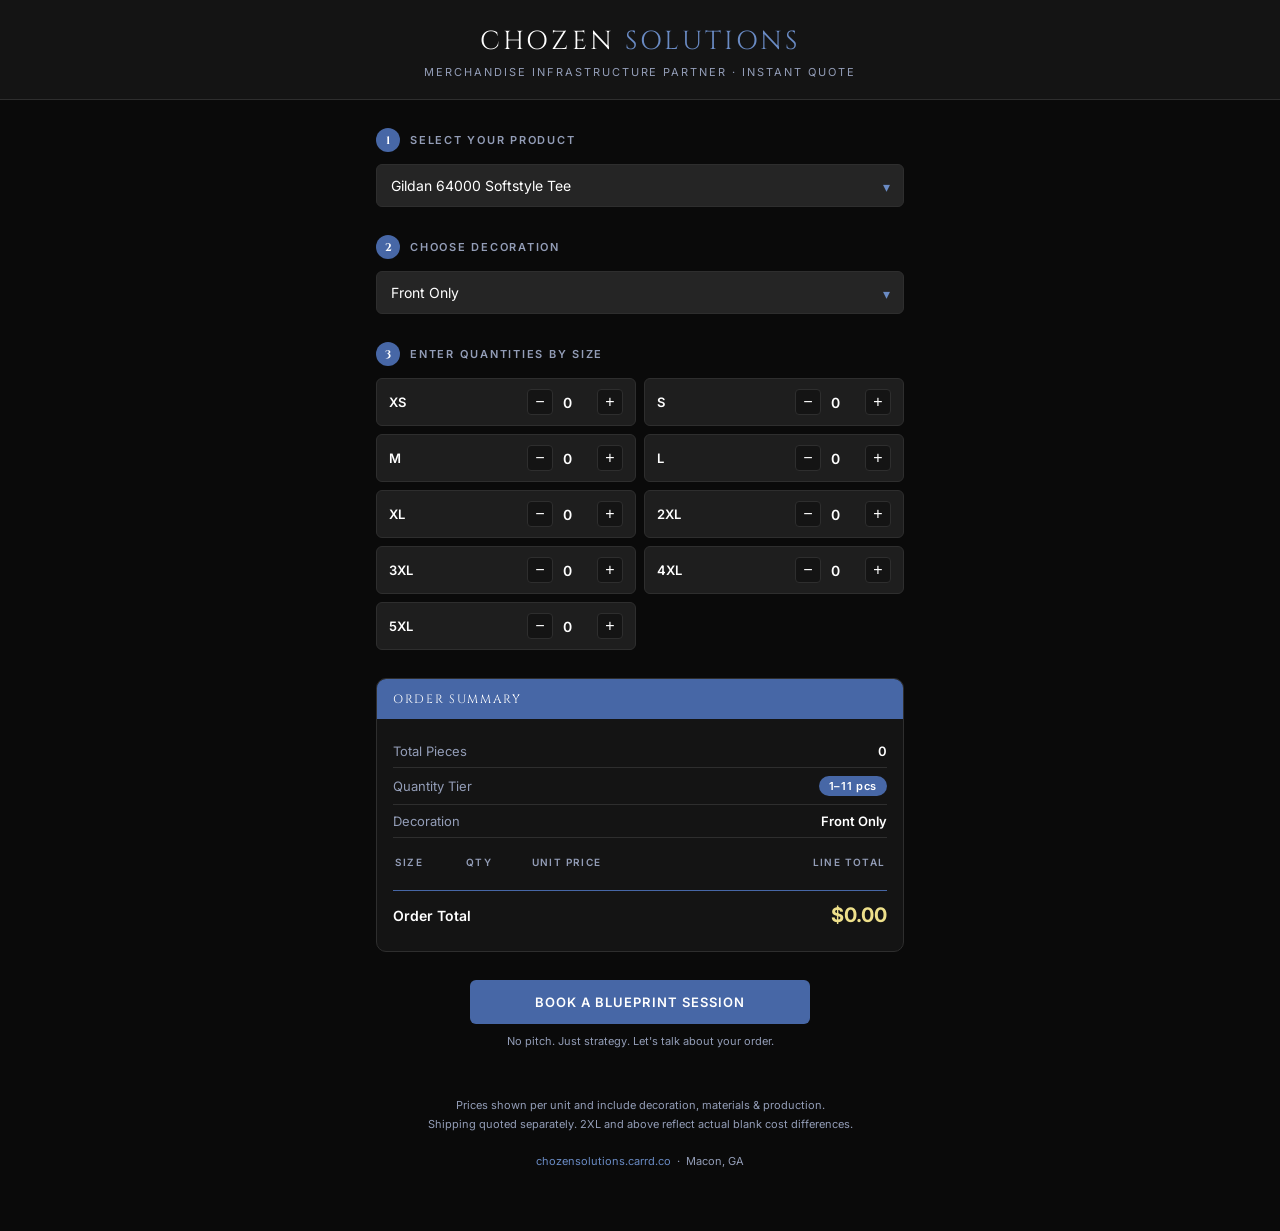
<file: Chozen Solutions Quote Calculator.html>
<!DOCTYPE html>
<html lang="en">
<head>
<meta charset="UTF-8">
<meta name="viewport" content="width=device-width, initial-scale=1.0">
<title>Chozen Solutions — Instant Quote</title>
<link href="https://fonts.googleapis.com/css2?family=Cinzel:wght@400;700&family=Inter:wght@300;400;500;600&display=swap" rel="stylesheet">
<style>
  *,*::before,*::after{box-sizing:border-box;margin:0;padding:0}
  :root{
    --dark:#0A0A0A;--panel:#141414;--panel2:#1E1E1E;
    --blue:#4767A6;--blue-lt:#6A8BC4;--brown:#935A16;
    --tan:#EEE08B;--silver:#939DB7;--white:#FFFFFF;
    --input-bg:#252525;--border:#2E2E2E;
  }
  body{background:var(--dark);color:var(--white);font-family:'Inter',sans-serif;font-size:14px;min-height:100vh;padding-bottom:60px}
  header{background:var(--panel);border-bottom:1px solid var(--border);padding:24px 20px 20px;text-align:center}
  .logo-word{font-family:'Cinzel',serif;font-size:clamp(18px,4vw,26px);letter-spacing:.12em;color:var(--white)}
  .logo-word span{color:var(--blue-lt)}
  .tagline{font-size:11px;color:var(--silver);letter-spacing:.18em;text-transform:uppercase;margin-top:6px}
  .container{max-width:560px;margin:0 auto;padding:0 16px}
  .step-label{display:flex;align-items:center;gap:10px;margin:28px 0 12px}
  .step-num{background:var(--blue);color:var(--white);font-family:'Cinzel',serif;font-size:11px;font-weight:700;width:24px;height:24px;border-radius:50%;display:flex;align-items:center;justify-content:center;flex-shrink:0}
  .step-title{font-size:11px;font-weight:600;letter-spacing:.16em;text-transform:uppercase;color:var(--silver)}
  .select-wrap{position:relative;width:100%}
  .select-wrap::after{content:'▾';position:absolute;right:14px;top:50%;transform:translateY(-50%);color:var(--blue-lt);pointer-events:none;font-size:14px}
  select{width:100%;background:var(--input-bg);border:1px solid var(--border);border-radius:6px;color:var(--white);font-family:'Inter',sans-serif;font-size:14px;padding:12px 40px 12px 14px;appearance:none;cursor:pointer;transition:border-color .2s}
  select:focus{outline:none;border-color:var(--blue)}
  .size-grid{display:grid;grid-template-columns:1fr 1fr;gap:8px}
  .size-row{background:var(--panel2);border:1px solid var(--border);border-radius:6px;display:flex;align-items:center;justify-content:space-between;padding:10px 12px;transition:border-color .2s}
  .size-row.active{border-color:var(--blue)}
  .size-row.unavailable{opacity:.25;pointer-events:none}
  .size-label{font-size:13px;font-weight:600;color:var(--white);min-width:36px}
  .qty-controls{display:flex;align-items:center;gap:6px}
  .qty-btn{background:var(--panel);border:1px solid var(--border);color:var(--white);width:26px;height:26px;border-radius:4px;font-size:16px;cursor:pointer;display:flex;align-items:center;justify-content:center;transition:background .15s,border-color .15s;user-select:none}
  .qty-btn:hover{background:var(--blue);border-color:var(--blue)}
  .qty-input{background:transparent;border:none;color:var(--white);font-family:'Inter',sans-serif;font-size:14px;font-weight:600;width:32px;text-align:center}
  .qty-input:focus{outline:none}
  .summary-card{background:var(--panel);border:1px solid var(--border);border-radius:10px;margin-top:28px;overflow:hidden}
  .summary-header{background:var(--blue);padding:12px 16px;font-family:'Cinzel',serif;font-size:12px;letter-spacing:.14em;text-transform:uppercase}
  .summary-body{padding:16px}
  .summary-line{display:flex;justify-content:space-between;align-items:center;padding:8px 0;border-bottom:1px solid var(--border);font-size:13px}
  .summary-line:last-child{border-bottom:none}
  .summary-line .lbl{color:var(--silver)}
  .summary-line .val{font-weight:600;color:var(--white)}
  .summary-line.total-line .lbl{color:var(--white);font-size:14px;font-weight:600}
  .summary-line.total-line .val{color:var(--tan);font-size:20px;font-weight:700}
  .tier-badge{display:inline-block;background:var(--blue);color:var(--white);font-size:11px;font-weight:600;padding:3px 10px;border-radius:20px;letter-spacing:.06em}
  .line-items{width:100%;margin-top:12px}
  .line-items th{font-size:10px;font-weight:600;letter-spacing:.12em;text-transform:uppercase;color:var(--silver);text-align:left;padding:4px 0 8px}
  .line-items th:last-child{text-align:right}
  .line-items td{font-size:12px;color:var(--white);padding:5px 0;border-top:1px solid var(--border)}
  .line-items td:last-child{text-align:right;color:var(--tan);font-weight:600}
  .tier-tip{background:rgba(147,90,22,.15);border:1px solid rgba(147,90,22,.4);border-radius:8px;padding:12px 14px;margin-top:14px;font-size:12px;color:var(--tan);line-height:1.5;display:none}
  .tier-tip.visible{display:block}
  .tier-tip strong{color:var(--white)}
  .cta-block{margin-top:28px;text-align:center}
  .cta-btn{display:inline-block;background:var(--blue);color:var(--white);font-family:'Inter',sans-serif;font-size:13px;font-weight:600;letter-spacing:.08em;text-transform:uppercase;text-decoration:none;padding:14px 32px;border-radius:6px;border:none;cursor:pointer;transition:background .2s;width:100%;max-width:340px}
  .cta-btn:hover{background:var(--blue-lt)}
  .cta-note{font-size:11px;color:var(--silver);margin-top:10px}
  footer{text-align:center;margin-top:48px;padding:0 20px;font-size:11px;color:var(--silver);line-height:1.7}
  footer a{color:var(--blue-lt);text-decoration:none}
  @media(max-width:400px){.size-grid{grid-template-columns:1fr}}
</style>
</head>
<body>
<header>
  <div class="logo-word">CHOZEN <span>SOLUTIONS</span></div>
  <div class="tagline">Merchandise Infrastructure Partner · Instant Quote</div>
</header>
<div class="container">
  <div class="step-label"><div class="step-num">1</div><div class="step-title">Select Your Product</div></div>
  <div class="select-wrap">
    <select id="productSelect" onchange="rebuild()">
      <option value="tee">Gildan 64000 Softstyle Tee</option>
      <option value="hoodie">Gildan 18500 Hoodie</option>
      <option value="polo">Gildan 8800 DryBlend Polo</option>
    </select>
  </div>
  <div class="step-label"><div class="step-num">2</div><div class="step-title">Choose Decoration</div></div>
  <div class="select-wrap">
    <select id="packageSelect" onchange="calculate()">
      <option value="front">Front Only</option>
      <option value="fb">Front + Back</option>
      <option value="fbs">Front + Back + Sleeve</option>
    </select>
  </div>
  <div class="step-label"><div class="step-num">3</div><div class="step-title">Enter Quantities by Size</div></div>
  <div class="size-grid" id="sizeGrid"></div>
  <div class="summary-card">
    <div class="summary-header">Order Summary</div>
    <div class="summary-body">
      <div class="summary-line"><span class="lbl">Total Pieces</span><span class="val" id="totalPcs">0</span></div>
      <div class="summary-line"><span class="lbl">Quantity Tier</span><span class="val"><span class="tier-badge" id="tierBadge">1–11 pcs</span></span></div>
      <div class="summary-line"><span class="lbl">Decoration</span><span class="val" id="decoLabel">Front Only</span></div>
      <table class="line-items"><thead><tr><th>Size</th><th>Qty</th><th>Unit Price</th><th>Line Total</th></tr></thead><tbody id="lineBody"></tbody></table>
      <div class="summary-line total-line" style="margin-top:12px;padding-top:12px;border-top:1px solid var(--blue)">
        <span class="lbl">Order Total</span><span class="val" id="orderTotal">$0.00</span>
      </div>
    </div>
  </div>
  <div class="tier-tip" id="tierTip"></div>
  <div class="cta-block">
    <a href="https://calendly.com/davis-chozensolutions/30min" target="_blank" class="cta-btn">Book a Blueprint Session</a>
    <div class="cta-note">No pitch. Just strategy. Let's talk about your order.</div>
  </div>
</div>
<footer>
  Prices shown per unit and include decoration, materials &amp; production.<br>
  Shipping quoted separately. 2XL and above reflect actual blank cost differences.<br><br>
  <a href="https://chozensolutions.carrd.co">chozensolutions.carrd.co</a> &nbsp;·&nbsp; Macon, GA
</footer>
<script>
const PRICES = {
  "tee|XS|front|1-11": 28.0,
  "tee|XS|front|12-49": 21.5,
  "tee|XS|front|50-99": 19.5,
  "tee|XS|front|100+": 17.5,
  "tee|XS|fb|1-11": 44.0,
  "tee|XS|fb|12-49": 31.0,
  "tee|XS|fb|50-99": 27.0,
  "tee|XS|fb|100+": 24.0,
  "tee|XS|fbs|1-11": 50.0,
  "tee|XS|fbs|12-49": 34.0,
  "tee|XS|fbs|50-99": 30.0,
  "tee|XS|fbs|100+": 27.0,
  "tee|S|front|1-11": 28.0,
  "tee|S|front|12-49": 21.5,
  "tee|S|front|50-99": 19.5,
  "tee|S|front|100+": 17.5,
  "tee|S|fb|1-11": 44.0,
  "tee|S|fb|12-49": 31.0,
  "tee|S|fb|50-99": 27.0,
  "tee|S|fb|100+": 24.0,
  "tee|S|fbs|1-11": 50.0,
  "tee|S|fbs|12-49": 34.0,
  "tee|S|fbs|50-99": 30.0,
  "tee|S|fbs|100+": 27.0,
  "tee|M|front|1-11": 28.0,
  "tee|M|front|12-49": 21.5,
  "tee|M|front|50-99": 19.5,
  "tee|M|front|100+": 17.5,
  "tee|M|fb|1-11": 44.0,
  "tee|M|fb|12-49": 31.0,
  "tee|M|fb|50-99": 27.0,
  "tee|M|fb|100+": 24.0,
  "tee|M|fbs|1-11": 50.0,
  "tee|M|fbs|12-49": 34.0,
  "tee|M|fbs|50-99": 30.0,
  "tee|M|fbs|100+": 27.0,
  "tee|L|front|1-11": 28.0,
  "tee|L|front|12-49": 21.5,
  "tee|L|front|50-99": 19.5,
  "tee|L|front|100+": 17.5,
  "tee|L|fb|1-11": 44.0,
  "tee|L|fb|12-49": 31.0,
  "tee|L|fb|50-99": 27.0,
  "tee|L|fb|100+": 24.0,
  "tee|L|fbs|1-11": 50.0,
  "tee|L|fbs|12-49": 34.0,
  "tee|L|fbs|50-99": 30.0,
  "tee|L|fbs|100+": 27.0,
  "tee|XL|front|1-11": 28.0,
  "tee|XL|front|12-49": 21.5,
  "tee|XL|front|50-99": 19.5,
  "tee|XL|front|100+": 17.5,
  "tee|XL|fb|1-11": 44.0,
  "tee|XL|fb|12-49": 31.0,
  "tee|XL|fb|50-99": 27.0,
  "tee|XL|fb|100+": 24.0,
  "tee|XL|fbs|1-11": 50.0,
  "tee|XL|fbs|12-49": 34.0,
  "tee|XL|fbs|50-99": 30.0,
  "tee|XL|fbs|100+": 27.0,
  "tee|2XL|front|1-11": 29.5,
  "tee|2XL|front|12-49": 23.0,
  "tee|2XL|front|50-99": 21.0,
  "tee|2XL|front|100+": 19.0,
  "tee|2XL|fb|1-11": 45.5,
  "tee|2XL|fb|12-49": 32.5,
  "tee|2XL|fb|50-99": 28.5,
  "tee|2XL|fb|100+": 25.5,
  "tee|2XL|fbs|1-11": 52.0,
  "tee|2XL|fbs|12-49": 35.5,
  "tee|2XL|fbs|50-99": 31.5,
  "tee|2XL|fbs|100+": 28.5,
  "tee|3XL|front|1-11": 31.0,
  "tee|3XL|front|12-49": 24.5,
  "tee|3XL|front|50-99": 22.5,
  "tee|3XL|front|100+": 20.5,
  "tee|3XL|fb|1-11": 47.0,
  "tee|3XL|fb|12-49": 34.0,
  "tee|3XL|fb|50-99": 30.0,
  "tee|3XL|fb|100+": 27.0,
  "tee|3XL|fbs|1-11": 53.5,
  "tee|3XL|fbs|12-49": 37.0,
  "tee|3XL|fbs|50-99": 33.0,
  "tee|3XL|fbs|100+": 30.0,
  "tee|4XL|front|1-11": 31.0,
  "tee|4XL|front|12-49": 24.5,
  "tee|4XL|front|50-99": 22.5,
  "tee|4XL|front|100+": 20.5,
  "tee|4XL|fb|1-11": 47.0,
  "tee|4XL|fb|12-49": 34.0,
  "tee|4XL|fb|50-99": 30.0,
  "tee|4XL|fb|100+": 27.0,
  "tee|4XL|fbs|1-11": 53.5,
  "tee|4XL|fbs|12-49": 37.0,
  "tee|4XL|fbs|50-99": 33.0,
  "tee|4XL|fbs|100+": 30.0,
  "tee|5XL|front|1-11": 31.0,
  "tee|5XL|front|12-49": 24.5,
  "tee|5XL|front|50-99": 22.5,
  "tee|5XL|front|100+": 20.5,
  "tee|5XL|fb|1-11": 47.0,
  "tee|5XL|fb|12-49": 34.0,
  "tee|5XL|fb|50-99": 30.0,
  "tee|5XL|fb|100+": 27.0,
  "tee|5XL|fbs|1-11": 53.5,
  "tee|5XL|fbs|12-49": 37.0,
  "tee|5XL|fbs|50-99": 33.0,
  "tee|5XL|fbs|100+": 30.0,
  "hoodie|XS|front|1-11": 37.5,
  "hoodie|XS|front|12-49": 31.0,
  "hoodie|XS|front|50-99": 29.0,
  "hoodie|XS|front|100+": 27.0,
  "hoodie|XS|fb|1-11": 53.5,
  "hoodie|XS|fb|12-49": 40.5,
  "hoodie|XS|fb|50-99": 36.5,
  "hoodie|XS|fb|100+": 33.5,
  "hoodie|XS|fbs|1-11": 60.0,
  "hoodie|XS|fbs|12-49": 43.5,
  "hoodie|XS|fbs|50-99": 39.5,
  "hoodie|XS|fbs|100+": 36.5,
  "hoodie|S|front|1-11": 37.5,
  "hoodie|S|front|12-49": 31.0,
  "hoodie|S|front|50-99": 29.0,
  "hoodie|S|front|100+": 27.0,
  "hoodie|S|fb|1-11": 53.5,
  "hoodie|S|fb|12-49": 40.5,
  "hoodie|S|fb|50-99": 36.5,
  "hoodie|S|fb|100+": 33.5,
  "hoodie|S|fbs|1-11": 60.0,
  "hoodie|S|fbs|12-49": 43.5,
  "hoodie|S|fbs|50-99": 39.5,
  "hoodie|S|fbs|100+": 36.5,
  "hoodie|M|front|1-11": 37.5,
  "hoodie|M|front|12-49": 31.0,
  "hoodie|M|front|50-99": 29.0,
  "hoodie|M|front|100+": 27.0,
  "hoodie|M|fb|1-11": 53.5,
  "hoodie|M|fb|12-49": 40.5,
  "hoodie|M|fb|50-99": 36.5,
  "hoodie|M|fb|100+": 33.5,
  "hoodie|M|fbs|1-11": 60.0,
  "hoodie|M|fbs|12-49": 43.5,
  "hoodie|M|fbs|50-99": 39.5,
  "hoodie|M|fbs|100+": 36.5,
  "hoodie|L|front|1-11": 37.5,
  "hoodie|L|front|12-49": 31.0,
  "hoodie|L|front|50-99": 29.0,
  "hoodie|L|front|100+": 27.0,
  "hoodie|L|fb|1-11": 53.5,
  "hoodie|L|fb|12-49": 40.5,
  "hoodie|L|fb|50-99": 36.5,
  "hoodie|L|fb|100+": 33.5,
  "hoodie|L|fbs|1-11": 60.0,
  "hoodie|L|fbs|12-49": 43.5,
  "hoodie|L|fbs|50-99": 39.5,
  "hoodie|L|fbs|100+": 36.5,
  "hoodie|XL|front|1-11": 37.5,
  "hoodie|XL|front|12-49": 31.0,
  "hoodie|XL|front|50-99": 29.0,
  "hoodie|XL|front|100+": 27.0,
  "hoodie|XL|fb|1-11": 53.5,
  "hoodie|XL|fb|12-49": 40.5,
  "hoodie|XL|fb|50-99": 36.5,
  "hoodie|XL|fb|100+": 33.5,
  "hoodie|XL|fbs|1-11": 60.0,
  "hoodie|XL|fbs|12-49": 43.5,
  "hoodie|XL|fbs|50-99": 39.5,
  "hoodie|XL|fbs|100+": 36.5,
  "hoodie|2XL|front|1-11": 40.5,
  "hoodie|2XL|front|12-49": 34.0,
  "hoodie|2XL|front|50-99": 32.0,
  "hoodie|2XL|front|100+": 30.0,
  "hoodie|2XL|fb|1-11": 56.5,
  "hoodie|2XL|fb|12-49": 43.5,
  "hoodie|2XL|fb|50-99": 39.5,
  "hoodie|2XL|fb|100+": 36.5,
  "hoodie|2XL|fbs|1-11": 63.0,
  "hoodie|2XL|fbs|12-49": 46.5,
  "hoodie|2XL|fbs|50-99": 42.5,
  "hoodie|2XL|fbs|100+": 39.5,
  "hoodie|3XL|front|1-11": 43.0,
  "hoodie|3XL|front|12-49": 36.5,
  "hoodie|3XL|front|50-99": 34.5,
  "hoodie|3XL|front|100+": 32.5,
  "hoodie|3XL|fb|1-11": 59.0,
  "hoodie|3XL|fb|12-49": 46.0,
  "hoodie|3XL|fb|50-99": 42.0,
  "hoodie|3XL|fb|100+": 39.0,
  "hoodie|3XL|fbs|1-11": 65.5,
  "hoodie|3XL|fbs|12-49": 49.5,
  "hoodie|3XL|fbs|50-99": 45.5,
  "hoodie|3XL|fbs|100+": 42.5,
  "hoodie|4XL|front|1-11": 43.0,
  "hoodie|4XL|front|12-49": 36.5,
  "hoodie|4XL|front|50-99": 34.5,
  "hoodie|4XL|front|100+": 32.5,
  "hoodie|4XL|fb|1-11": 59.0,
  "hoodie|4XL|fb|12-49": 46.0,
  "hoodie|4XL|fb|50-99": 42.0,
  "hoodie|4XL|fb|100+": 39.0,
  "hoodie|4XL|fbs|1-11": 65.5,
  "hoodie|4XL|fbs|12-49": 49.5,
  "hoodie|4XL|fbs|50-99": 45.5,
  "hoodie|4XL|fbs|100+": 42.5,
  "hoodie|5XL|front|1-11": 43.0,
  "hoodie|5XL|front|12-49": 36.5,
  "hoodie|5XL|front|50-99": 34.5,
  "hoodie|5XL|front|100+": 32.5,
  "hoodie|5XL|fb|1-11": 59.0,
  "hoodie|5XL|fb|12-49": 46.0,
  "hoodie|5XL|fb|50-99": 42.0,
  "hoodie|5XL|fb|100+": 39.0,
  "hoodie|5XL|fbs|1-11": 65.5,
  "hoodie|5XL|fbs|12-49": 49.5,
  "hoodie|5XL|fbs|50-99": 45.5,
  "hoodie|5XL|fbs|100+": 42.5,
  "polo|S|front|1-11": 32.0,
  "polo|S|front|12-49": 25.5,
  "polo|S|front|50-99": 23.5,
  "polo|S|front|100+": 21.5,
  "polo|S|fb|1-11": 48.0,
  "polo|S|fb|12-49": 35.0,
  "polo|S|fb|50-99": 31.0,
  "polo|S|fb|100+": 28.0,
  "polo|S|fbs|1-11": 54.0,
  "polo|S|fbs|12-49": 38.0,
  "polo|S|fbs|50-99": 34.0,
  "polo|S|fbs|100+": 31.0,
  "polo|M|front|1-11": 32.0,
  "polo|M|front|12-49": 25.5,
  "polo|M|front|50-99": 23.5,
  "polo|M|front|100+": 21.5,
  "polo|M|fb|1-11": 48.0,
  "polo|M|fb|12-49": 35.0,
  "polo|M|fb|50-99": 31.0,
  "polo|M|fb|100+": 28.0,
  "polo|M|fbs|1-11": 54.0,
  "polo|M|fbs|12-49": 38.0,
  "polo|M|fbs|50-99": 34.0,
  "polo|M|fbs|100+": 31.0,
  "polo|L|front|1-11": 32.0,
  "polo|L|front|12-49": 25.5,
  "polo|L|front|50-99": 23.5,
  "polo|L|front|100+": 21.5,
  "polo|L|fb|1-11": 48.0,
  "polo|L|fb|12-49": 35.0,
  "polo|L|fb|50-99": 31.0,
  "polo|L|fb|100+": 28.0,
  "polo|L|fbs|1-11": 54.0,
  "polo|L|fbs|12-49": 38.0,
  "polo|L|fbs|50-99": 34.0,
  "polo|L|fbs|100+": 31.0,
  "polo|XL|front|1-11": 32.0,
  "polo|XL|front|12-49": 25.5,
  "polo|XL|front|50-99": 23.5,
  "polo|XL|front|100+": 21.5,
  "polo|XL|fb|1-11": 48.0,
  "polo|XL|fb|12-49": 35.0,
  "polo|XL|fb|50-99": 31.0,
  "polo|XL|fb|100+": 28.0,
  "polo|XL|fbs|1-11": 54.0,
  "polo|XL|fbs|12-49": 38.0,
  "polo|XL|fbs|50-99": 34.0,
  "polo|XL|fbs|100+": 31.0,
  "polo|2XL|front|1-11": 34.0,
  "polo|2XL|front|12-49": 27.5,
  "polo|2XL|front|50-99": 25.5,
  "polo|2XL|front|100+": 23.5,
  "polo|2XL|fb|1-11": 50.0,
  "polo|2XL|fb|12-49": 37.0,
  "polo|2XL|fb|50-99": 33.0,
  "polo|2XL|fb|100+": 30.0,
  "polo|2XL|fbs|1-11": 56.5,
  "polo|2XL|fbs|12-49": 40.5,
  "polo|2XL|fbs|50-99": 36.5,
  "polo|2XL|fbs|100+": 33.5,
  "polo|3XL|front|1-11": 36.0,
  "polo|3XL|front|12-49": 29.5,
  "polo|3XL|front|50-99": 27.5,
  "polo|3XL|front|100+": 25.5,
  "polo|3XL|fb|1-11": 52.0,
  "polo|3XL|fb|12-49": 39.0,
  "polo|3XL|fb|50-99": 35.0,
  "polo|3XL|fb|100+": 32.0,
  "polo|3XL|fbs|1-11": 58.0,
  "polo|3XL|fbs|12-49": 42.0,
  "polo|3XL|fbs|50-99": 38.0,
  "polo|3XL|fbs|100+": 35.0,
  "polo|4XL|front|1-11": 36.0,
  "polo|4XL|front|12-49": 29.5,
  "polo|4XL|front|50-99": 27.5,
  "polo|4XL|front|100+": 25.5,
  "polo|4XL|fb|1-11": 52.0,
  "polo|4XL|fb|12-49": 39.0,
  "polo|4XL|fb|50-99": 35.0,
  "polo|4XL|fb|100+": 32.0,
  "polo|4XL|fbs|1-11": 58.0,
  "polo|4XL|fbs|12-49": 42.0,
  "polo|4XL|fbs|50-99": 38.0,
  "polo|4XL|fbs|100+": 35.0,
  "polo|5XL|front|1-11": 36.0,
  "polo|5XL|front|12-49": 29.5,
  "polo|5XL|front|50-99": 27.5,
  "polo|5XL|front|100+": 25.5,
  "polo|5XL|fb|1-11": 52.0,
  "polo|5XL|fb|12-49": 39.0,
  "polo|5XL|fb|50-99": 35.0,
  "polo|5XL|fb|100+": 32.0,
  "polo|5XL|fbs|1-11": 58.0,
  "polo|5XL|fbs|12-49": 42.0,
  "polo|5XL|fbs|50-99": 38.0,
  "polo|5XL|fbs|100+": 35.0
};
const availableSizes = {
  tee:    ["XS","S","M","L","XL","2XL","3XL","4XL","5XL"],
  hoodie: ["XS","S","M","L","XL","2XL","3XL","4XL","5XL"],
  polo:   ["S","M","L","XL","2XL","3XL","4XL","5XL"],
};
const allSizes = ["XS","S","M","L","XL","2XL","3XL","4XL","5XL"];
const pkgLabels = {front:"Front Only",fb:"Front + Back",fbs:"Front + Back + Sleeve"};
const tierLabels = {"1-11":"1–11 pcs","12-49":"12–49 pcs","50-99":"50–99 pcs","100+":"100+ pcs"};

function getTier(n){ return n>=100?"100+":n>=50?"50-99":n>=12?"12-49":"1-11"; }
function fmt(n){ return "$"+n.toFixed(2).replace(/\B(?=(\d{3})+(?!\d))/g,","); }

function rebuild(){
  const prod=document.getElementById("productSelect").value;
  const avail=availableSizes[prod];
  const grid=document.getElementById("sizeGrid");
  grid.innerHTML="";
  allSizes.forEach(sz=>{
    const ok=avail.includes(sz);
    const row=document.createElement("div");
    row.className="size-row"+(ok?"":" unavailable");
    row.id="row_"+sz;
    row.innerHTML=`<span class="size-label">${sz}</span><div class="qty-controls"><button class="qty-btn" onclick="adj('${sz}',-1)">−</button><input class="qty-input" id="qty_${sz}" type="number" min="0" value="0" oninput="calculate()"><button class="qty-btn" onclick="adj('${sz}',1)">+</button></div>`;
    grid.appendChild(row);
  });
  calculate();
}

function adj(sz,d){
  const inp=document.getElementById("qty_"+sz);
  if(!inp)return;
  inp.value=Math.max(0,(parseInt(inp.value)||0)+d);
  document.getElementById("row_"+sz).classList.toggle("active",parseInt(inp.value)>0);
  calculate();
}

function calculate(){
  const prod=document.getElementById("productSelect").value;
  const pkg=document.getElementById("packageSelect").value;
  let total=0;
  allSizes.forEach(sz=>{
    const inp=document.getElementById("qty_"+sz);
    if(inp){const v=parseInt(inp.value)||0;total+=v;document.getElementById("row_"+sz).classList.toggle("active",v>0);}
  });
  const tier=getTier(total);
  document.getElementById("totalPcs").textContent=total;
  document.getElementById("tierBadge").textContent=tierLabels[tier];
  document.getElementById("decoLabel").textContent=pkgLabels[pkg];
  const tbody=document.getElementById("lineBody");
  tbody.innerHTML="";
  let grand=0;
  allSizes.forEach(sz=>{
    const inp=document.getElementById("qty_"+sz);
    if(!inp)return;
    const qty=parseInt(inp.value)||0;
    if(qty===0)return;
    const key=`${prod}|${sz}|${pkg}|${tier}`;
    const up=PRICES[key];
    if(!up)return;
    const line=up*qty;
    grand+=line;
    const tr=document.createElement("tr");
    tr.innerHTML=`<td>${sz}</td><td>${qty}</td><td>${fmt(up)}</td><td>${fmt(line)}</td>`;
    tbody.appendChild(tr);
  });
  document.getElementById("orderTotal").textContent=fmt(grand);
  const tip=document.getElementById("tierTip");
  if(total===0){tip.classList.remove("visible");}
  else if(total<12){tip.innerHTML=`💡 Add <strong>${12-total} more piece${12-total>1?"s":""}</strong> to unlock 12–49 pricing and lower your unit cost.`;tip.classList.add("visible");}
  else if(total<50){tip.innerHTML=`💡 Add <strong>${50-total} more piece${50-total>1?"s":""}</strong> to unlock 50–99 pricing.`;tip.classList.add("visible");}
  else if(total<100){tip.innerHTML=`💡 Add <strong>${100-total} more piece${100-total>1?"s":""}</strong> to unlock 100+ pricing — and ask about a <strong>Door 2 partnership</strong>.`;tip.classList.add("visible");}
  else{tip.innerHTML=`✅ You're at maximum volume pricing. <strong>Ask about Door 2</strong> — a managed merchandise partnership built for brands at your scale.`;tip.classList.add("visible");}
}
rebuild();
</script>
</body>
</html>
</file>
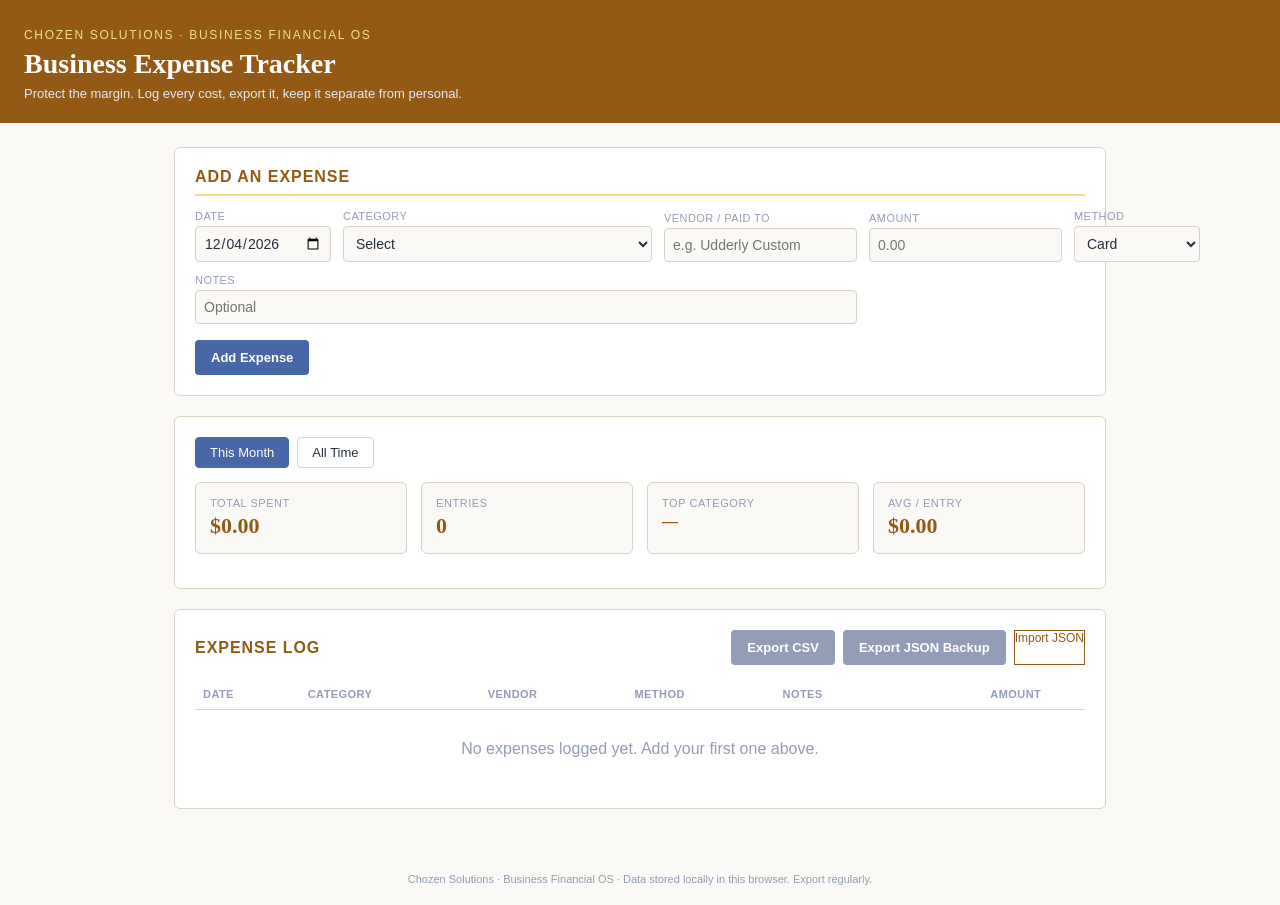
<file: chozen-business-expense-tracker.html>
<!DOCTYPE html>
<html lang="en">
<head>
<meta charset="UTF-8">
<meta name="viewport" content="width=device-width, initial-scale=1.0">
<title>Business Expense Tracker | Chozen Solutions</title>
<style>
  :root {
    --blue: #4767A6;
    --brown: #935A16;
    --tan: #EEE08B;
    --silver: #939DB7;
    --ink: #24303F;
    --paper: #FAF9F5;
    --line: #D8D3C4;
    --danger: #A6473F;
  }
  * { box-sizing: border-box; }
  body {
    margin: 0;
    font-family: Georgia, 'Times New Roman', serif;
    background: var(--paper);
    color: var(--ink);
  }
  header {
    background: var(--brown);
    color: #fff;
    padding: 28px 24px 22px;
  }
  header .eyebrow {
    font-family: Arial, Helvetica, sans-serif;
    font-size: 12px;
    letter-spacing: 0.14em;
    text-transform: uppercase;
    color: var(--tan);
    margin: 0 0 6px;
  }
  header h1 {
    margin: 0;
    font-size: 28px;
    font-weight: 700;
  }
  header p {
    margin: 6px 0 0;
    font-family: Arial, Helvetica, sans-serif;
    font-size: 13px;
    color: #E4E9F3;
  }
  main {
    max-width: 980px;
    margin: 0 auto;
    padding: 24px;
  }
  .card {
    background: #fff;
    border: 1px solid var(--line);
    border-radius: 6px;
    padding: 20px;
    margin-bottom: 20px;
  }
  .card h2 {
    font-size: 16px;
    margin: 0 0 14px;
    color: var(--brown);
    text-transform: uppercase;
    letter-spacing: 0.06em;
    font-family: Arial, Helvetica, sans-serif;
    border-bottom: 2px solid var(--tan);
    padding-bottom: 8px;
  }
  form {
    display: grid;
    grid-template-columns: repeat(6, 1fr);
    gap: 12px;
    align-items: end;
  }
  form .field { display: flex; flex-direction: column; }
  form label {
    font-family: Arial, Helvetica, sans-serif;
    font-size: 11px;
    color: var(--silver);
    margin-bottom: 4px;
    text-transform: uppercase;
    letter-spacing: 0.04em;
  }
  input, select, textarea {
    font-family: Arial, Helvetica, sans-serif;
    font-size: 14px;
    padding: 8px;
    border: 1px solid var(--line);
    border-radius: 4px;
    background: var(--paper);
    color: var(--ink);
  }
  .field.notes { grid-column: span 3; }
  .field.amount { grid-column: span 1; }
  .actions-row { grid-column: span 6; display: flex; gap: 10px; margin-top: 4px; }
  button {
    font-family: Arial, Helvetica, sans-serif;
    font-size: 13px;
    font-weight: 700;
    padding: 10px 16px;
    border-radius: 4px;
    border: none;
    cursor: pointer;
  }
  .btn-primary { background: var(--blue); color: #fff; }
  .btn-primary:hover { background: #3a5488; }
  .btn-secondary { background: var(--silver); color: #fff; }
  .btn-secondary:hover { background: #7f89a1; }
  .btn-ghost { background: transparent; color: var(--brown); border: 1px solid var(--brown); }
  .btn-ghost:hover { background: var(--tan); }
  .btn-danger { background: transparent; color: var(--danger); border: 1px solid var(--danger); padding: 5px 10px; font-size: 12px; }
  .btn-danger:hover { background: #f6e4e2; }
  .btn-edit { background: transparent; color: var(--blue); border: 1px solid var(--blue); padding: 5px 10px; font-size: 12px; margin-right: 6px; }
  .btn-edit:hover { background: #eef1f8; }

  .toolbar { display: flex; justify-content: space-between; align-items: center; flex-wrap: wrap; gap: 10px; }
  .toolbar .export-group { display: flex; gap: 8px; }
  .file-import { font-family: Arial, sans-serif; font-size: 12px; }

  .summary-grid { display: grid; grid-template-columns: repeat(4, 1fr); gap: 14px; margin-bottom: 6px; }
  .stat { background: var(--paper); border: 1px solid var(--line); border-radius: 6px; padding: 14px; }
  .stat .label { font-family: Arial, sans-serif; font-size: 11px; text-transform: uppercase; color: var(--silver); letter-spacing: 0.05em; }
  .stat .value { font-size: 22px; font-weight: 700; color: var(--brown); margin-top: 4px; }

  .cat-bars { margin-top: 14px; }
  .cat-row { display: grid; grid-template-columns: 160px 1fr 90px; align-items: center; gap: 10px; margin-bottom: 8px; font-family: Arial, sans-serif; font-size: 13px; }
  .cat-bar-bg { background: var(--paper); border: 1px solid var(--line); border-radius: 3px; height: 14px; overflow: hidden; }
  .cat-bar-fill { background: var(--blue); height: 100%; }

  table { width: 100%; border-collapse: collapse; font-family: Arial, Helvetica, sans-serif; font-size: 13px; }
  th, td { text-align: left; padding: 9px 8px; border-bottom: 1px solid var(--line); }
  th { color: var(--silver); text-transform: uppercase; font-size: 11px; letter-spacing: 0.04em; }
  tr:hover td { background: #FBF9F2; }
  .amount-cell { font-weight: 700; color: var(--ink); text-align: right; }
  .empty-state { text-align: center; padding: 30px 10px; color: var(--silver); font-family: Arial, sans-serif; }

  .filter-tabs { display: flex; gap: 8px; margin-bottom: 14px; font-family: Arial, sans-serif; }
  .filter-tabs button { background: transparent; border: 1px solid var(--line); color: var(--ink); font-weight: 400; padding: 7px 14px; }
  .filter-tabs button.active { background: var(--blue); color: #fff; border-color: var(--blue); }

  footer { text-align: center; padding: 20px; font-family: Arial, sans-serif; font-size: 11px; color: var(--silver); }

  @media (max-width: 720px) {
    form { grid-template-columns: repeat(2, 1fr); }
    .field.notes { grid-column: span 2; }
    .actions-row { grid-column: span 2; }
    .summary-grid { grid-template-columns: repeat(2, 1fr); }
    table, thead, tbody, th, td, tr { display: block; }
    thead { display: none; }
    tr { border-bottom: 2px solid var(--line); padding: 8px 0; }
    td { border: none; padding: 3px 0; }
    td::before { content: attr(data-label); font-weight: 700; display: inline-block; width: 90px; color: var(--silver); }
  }
</style>
</head>
<body>

<header>
  <p class="eyebrow">Chozen Solutions &middot; Business Financial OS</p>
  <h1>Business Expense Tracker</h1>
  <p>Protect the margin. Log every cost, export it, keep it separate from personal.</p>
</header>

<main>

  <div class="card">
    <h2>Add an Expense</h2>
    <form id="entry-form">
      <div class="field">
        <label for="f-date">Date</label>
        <input type="date" id="f-date" required>
      </div>
      <div class="field">
        <label for="f-category">Category</label>
        <select id="f-category" required>
          <option value="">Select</option>
          <option>COGS &ndash; Blanks / Apparel</option>
          <option>COGS &ndash; DTF / Printing</option>
          <option>COGS &ndash; Shipping / Packaging</option>
          <option>Vendor Payment</option>
          <option>Software / Subscriptions</option>
          <option>Marketing / Ads</option>
          <option>Equipment</option>
          <option>Professional Services (Legal / Accounting)</option>
          <option>Platform Fees (Shopify / Square / Calendly)</option>
          <option>Travel</option>
          <option>Insurance</option>
          <option>Miscellaneous</option>
        </select>
      </div>
      <div class="field">
        <label for="f-payee">Vendor / Paid To</label>
        <input type="text" id="f-payee" placeholder="e.g. Udderly Custom">
      </div>
      <div class="field amount">
        <label for="f-amount">Amount</label>
        <input type="number" id="f-amount" step="0.01" min="0" placeholder="0.00" required>
      </div>
      <div class="field">
        <label for="f-method">Method</label>
        <select id="f-method">
          <option>Card</option>
          <option>Cash</option>
          <option>Zelle</option>
          <option>CashApp</option>
          <option>Check</option>
          <option>Bank Transfer</option>
          <option>Other</option>
        </select>
      </div>
      <div class="field notes">
        <label for="f-notes">Notes</label>
        <input type="text" id="f-notes" placeholder="Optional">
      </div>
      <div class="actions-row">
        <button type="submit" class="btn-primary" id="submit-btn">Add Expense</button>
        <button type="button" class="btn-ghost" id="cancel-edit-btn" style="display:none;">Cancel Edit</button>
      </div>
    </form>
  </div>

  <div class="card">
    <div class="filter-tabs">
      <button data-range="month" class="active">This Month</button>
      <button data-range="all">All Time</button>
    </div>
    <div class="summary-grid">
      <div class="stat"><div class="label">Total Spent</div><div class="value" id="stat-total">$0.00</div></div>
      <div class="stat"><div class="label">Entries</div><div class="value" id="stat-count">0</div></div>
      <div class="stat"><div class="label">Top Category</div><div class="value" id="stat-top" style="font-size:16px;">&mdash;</div></div>
      <div class="stat"><div class="label">Avg / Entry</div><div class="value" id="stat-avg">$0.00</div></div>
    </div>
    <div class="cat-bars" id="cat-bars"></div>
  </div>

  <div class="card">
    <div class="toolbar">
      <h2 style="border:none; margin:0; padding:0;">Expense Log</h2>
      <div class="export-group">
        <button class="btn-secondary" id="export-csv">Export CSV</button>
        <button class="btn-secondary" id="export-json">Export JSON Backup</button>
        <label class="btn-ghost file-import" style="display:inline-block; cursor:pointer;">
          Import JSON
          <input type="file" id="import-file" accept="application/json" style="display:none;">
        </label>
      </div>
    </div>
    <div style="overflow-x:auto; margin-top:14px;">
      <table id="log-table">
        <thead>
          <tr><th>Date</th><th>Category</th><th>Vendor</th><th>Method</th><th>Notes</th><th style="text-align:right;">Amount</th><th></th></tr>
        </thead>
        <tbody id="log-body"></tbody>
      </table>
      <div class="empty-state" id="empty-state" style="display:none;">No expenses logged yet. Add your first one above.</div>
    </div>
  </div>

</main>

<footer>Chozen Solutions &middot; Business Financial OS &middot; Data stored locally in this browser. Export regularly.</footer>

<script>
(function () {
  const STORAGE_KEY = 'chozen_business_expenses_v1';
  let entries = [];
  let editingId = null;
  let range = 'month';

  function load() {
    try {
      const raw = localStorage.getItem(STORAGE_KEY);
      entries = raw ? JSON.parse(raw) : [];
    } catch (e) {
      entries = [];
    }
  }
  function save() {
    localStorage.setItem(STORAGE_KEY, JSON.stringify(entries));
  }
  function uid() {
    return 'e_' + Date.now().toString(36) + '_' + Math.random().toString(36).slice(2, 8);
  }
  function fmtMoney(n) {
    return '$' + (Math.round(n * 100) / 100).toLocaleString('en-US', { minimumFractionDigits: 2, maximumFractionDigits: 2 });
  }
  function isThisMonth(dateStr) {
    const d = new Date(dateStr + 'T00:00:00');
    const now = new Date();
    return d.getFullYear() === now.getFullYear() && d.getMonth() === now.getMonth();
  }

  const form = document.getElementById('entry-form');
  const submitBtn = document.getElementById('submit-btn');
  const cancelEditBtn = document.getElementById('cancel-edit-btn');

  form.addEventListener('submit', function (e) {
    e.preventDefault();
    const date = document.getElementById('f-date').value;
    const category = document.getElementById('f-category').value;
    const payee = document.getElementById('f-payee').value.trim();
    const amount = parseFloat(document.getElementById('f-amount').value);
    const method = document.getElementById('f-method').value;
    const notes = document.getElementById('f-notes').value.trim();

    if (!date || !category || isNaN(amount)) return;

    if (editingId) {
      const idx = entries.findIndex(x => x.id === editingId);
      if (idx > -1) {
        entries[idx] = { ...entries[idx], date, category, payee, amount, method, notes };
      }
      editingId = null;
      submitBtn.textContent = 'Add Expense';
      cancelEditBtn.style.display = 'none';
    } else {
      entries.push({ id: uid(), date, category, payee, amount, method, notes });
    }
    save();
    form.reset();
    document.getElementById('f-date').value = date;
    render();
  });

  cancelEditBtn.addEventListener('click', function () {
    editingId = null;
    submitBtn.textContent = 'Add Expense';
    cancelEditBtn.style.display = 'none';
    form.reset();
  });

  document.querySelectorAll('.filter-tabs button').forEach(btn => {
    btn.addEventListener('click', function () {
      document.querySelectorAll('.filter-tabs button').forEach(b => b.classList.remove('active'));
      this.classList.add('active');
      range = this.dataset.range;
      render();
    });
  });

  document.getElementById('export-csv').addEventListener('click', function () {
    const rows = [['Date', 'Category', 'Vendor', 'Method', 'Notes', 'Amount']];
    entries.slice().sort((a, b) => a.date.localeCompare(b.date)).forEach(en => {
      rows.push([en.date, en.category, en.payee || '', en.method || '', (en.notes || '').replace(/"/g, "'"), en.amount.toFixed(2)]);
    });
    const csv = rows.map(r => r.map(c => `"${c}"`).join(',')).join('\n');
    downloadBlob(csv, 'text/csv', `chozen-business-expenses-${new Date().toISOString().slice(0,10)}.csv`);
  });

  document.getElementById('export-json').addEventListener('click', function () {
    downloadBlob(JSON.stringify(entries, null, 2), 'application/json', `chozen-business-expenses-backup-${new Date().toISOString().slice(0,10)}.json`);
  });

  document.getElementById('import-file').addEventListener('change', function (e) {
    const file = e.target.files[0];
    if (!file) return;
    const reader = new FileReader();
    reader.onload = function (evt) {
      try {
        const imported = JSON.parse(evt.target.result);
        if (!Array.isArray(imported)) throw new Error('Invalid file format');
        const existingIds = new Set(entries.map(x => x.id));
        let added = 0;
        imported.forEach(item => {
          if (item && item.date && item.category && typeof item.amount === 'number') {
            if (!item.id || existingIds.has(item.id)) item.id = uid();
            entries.push(item);
            added++;
          }
        });
        save();
        render();
        alert(`Imported ${added} expense${added === 1 ? '' : 's'}.`);
      } catch (err) {
        alert('Could not read that file. Make sure it is a JSON backup exported from this tracker.');
      }
      e.target.value = '';
    };
    reader.readAsText(file);
  });

  function downloadBlob(content, type, filename) {
    const blob = new Blob([content], { type });
    const url = URL.createObjectURL(blob);
    const a = document.createElement('a');
    a.href = url;
    a.download = filename;
    document.body.appendChild(a);
    a.click();
    document.body.removeChild(a);
    URL.revokeObjectURL(url);
  }

  window.editEntry = function (id) {
    const en = entries.find(x => x.id === id);
    if (!en) return;
    document.getElementById('f-date').value = en.date;
    document.getElementById('f-category').value = en.category;
    document.getElementById('f-payee').value = en.payee || '';
    document.getElementById('f-amount').value = en.amount;
    document.getElementById('f-method').value = en.method || 'Card';
    document.getElementById('f-notes').value = en.notes || '';
    editingId = id;
    submitBtn.textContent = 'Save Changes';
    cancelEditBtn.style.display = 'inline-block';
    window.scrollTo({ top: 0, behavior: 'smooth' });
  };

  window.deleteEntry = function (id) {
    if (!confirm('Delete this expense? This cannot be undone.')) return;
    entries = entries.filter(x => x.id !== id);
    save();
    render();
  };

  function render() {
    const filtered = range === 'month' ? entries.filter(e => isThisMonth(e.date)) : entries.slice();
    const sorted = filtered.slice().sort((a, b) => b.date.localeCompare(a.date));

    const tbody = document.getElementById('log-body');
    const emptyState = document.getElementById('empty-state');
    tbody.innerHTML = '';
    if (sorted.length === 0) {
      emptyState.style.display = 'block';
    } else {
      emptyState.style.display = 'none';
      sorted.forEach(en => {
        const tr = document.createElement('tr');
        tr.innerHTML = `
          <td data-label="Date">${en.date}</td>
          <td data-label="Category">${en.category}</td>
          <td data-label="Vendor">${en.payee || '&mdash;'}</td>
          <td data-label="Method">${en.method || '&mdash;'}</td>
          <td data-label="Notes">${en.notes || ''}</td>
          <td data-label="Amount" class="amount-cell">${fmtMoney(en.amount)}</td>
          <td><button class="btn-edit" onclick="editEntry('${en.id}')">Edit</button><button class="btn-danger" onclick="deleteEntry('${en.id}')">Delete</button></td>
        `;
        tbody.appendChild(tr);
      });
    }

    const total = filtered.reduce((s, e) => s + e.amount, 0);
    document.getElementById('stat-total').textContent = fmtMoney(total);
    document.getElementById('stat-count').textContent = filtered.length;
    document.getElementById('stat-avg').textContent = fmtMoney(filtered.length ? total / filtered.length : 0);

    const byCat = {};
    filtered.forEach(e => { byCat[e.category] = (byCat[e.category] || 0) + e.amount; });
    const catEntries = Object.entries(byCat).sort((a, b) => b[1] - a[1]);
    document.getElementById('stat-top').textContent = catEntries.length ? catEntries[0][0] : '\u2014';

    const catBars = document.getElementById('cat-bars');
    catBars.innerHTML = '';
    const maxVal = catEntries.length ? catEntries[0][1] : 0;
    catEntries.forEach(([cat, val]) => {
      const row = document.createElement('div');
      row.className = 'cat-row';
      const pct = maxVal ? Math.max(4, (val / maxVal) * 100) : 0;
      row.innerHTML = `
        <div>${cat}</div>
        <div class="cat-bar-bg"><div class="cat-bar-fill" style="width:${pct}%;"></div></div>
        <div style="text-align:right; font-weight:700;">${fmtMoney(val)}</div>
      `;
      catBars.appendChild(row);
    });
  }

  document.getElementById('f-date').value = new Date().toISOString().slice(0, 10);
  load();
  render();
})();
</script>

</body>
</html>
</file>
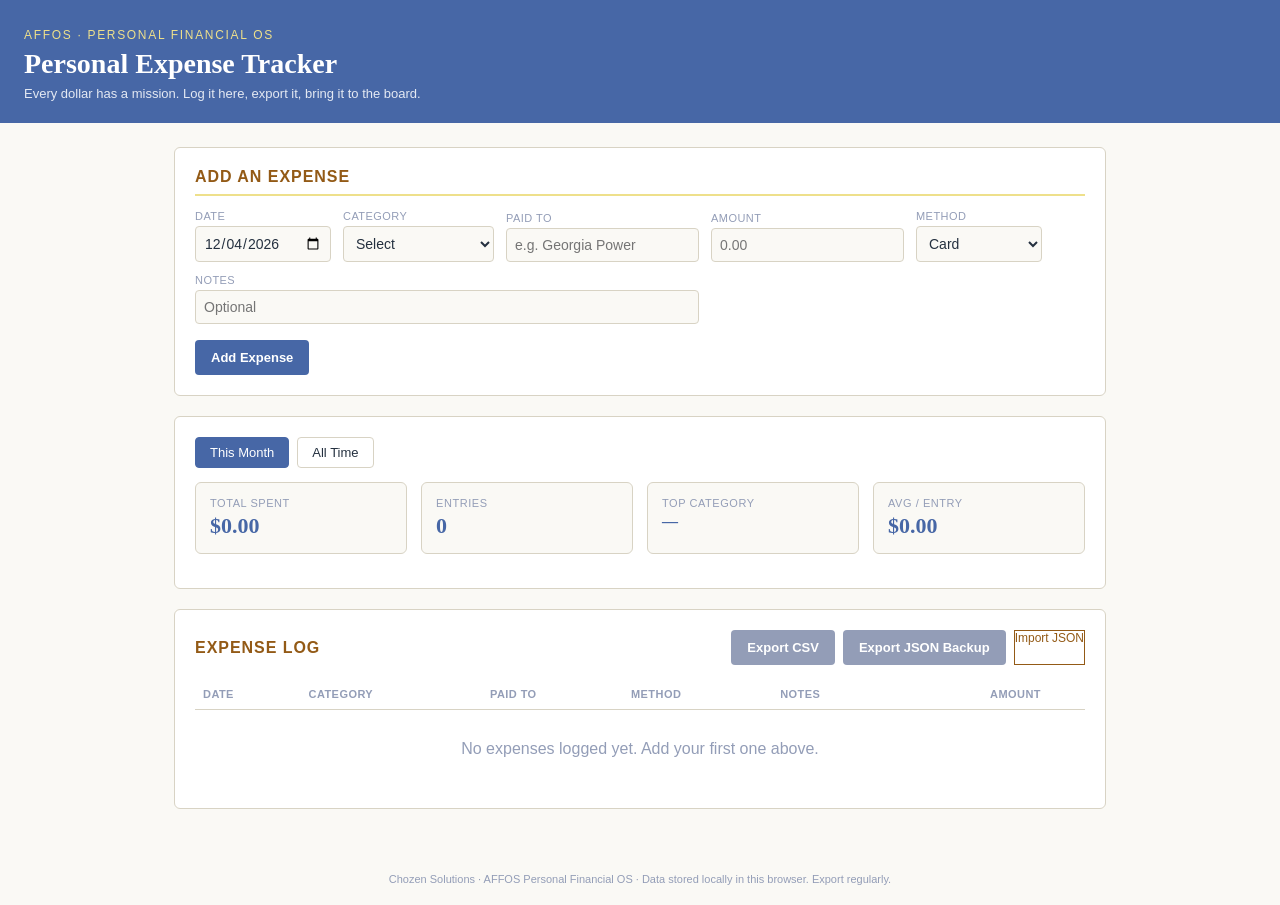
<file: chozen-personal-expense-tracker.html>
<!DOCTYPE html>
<html lang="en">
<head>
<meta charset="UTF-8">
<meta name="viewport" content="width=device-width, initial-scale=1.0">
<title>Personal Expense Tracker | AFFOS</title>
<style>
  :root {
    --blue: #4767A6;
    --brown: #935A16;
    --tan: #EEE08B;
    --silver: #939DB7;
    --ink: #24303F;
    --paper: #FAF9F5;
    --line: #D8D3C4;
    --danger: #A6473F;
  }
  * { box-sizing: border-box; }
  body {
    margin: 0;
    font-family: Georgia, 'Times New Roman', serif;
    background: var(--paper);
    color: var(--ink);
  }
  header {
    background: var(--blue);
    color: #fff;
    padding: 28px 24px 22px;
  }
  header .eyebrow {
    font-family: Arial, Helvetica, sans-serif;
    font-size: 12px;
    letter-spacing: 0.14em;
    text-transform: uppercase;
    color: var(--tan);
    margin: 0 0 6px;
  }
  header h1 {
    margin: 0;
    font-size: 28px;
    font-weight: 700;
  }
  header p {
    margin: 6px 0 0;
    font-family: Arial, Helvetica, sans-serif;
    font-size: 13px;
    color: #E4E9F3;
  }
  main {
    max-width: 980px;
    margin: 0 auto;
    padding: 24px;
  }
  .card {
    background: #fff;
    border: 1px solid var(--line);
    border-radius: 6px;
    padding: 20px;
    margin-bottom: 20px;
  }
  .card h2 {
    font-size: 16px;
    margin: 0 0 14px;
    color: var(--brown);
    text-transform: uppercase;
    letter-spacing: 0.06em;
    font-family: Arial, Helvetica, sans-serif;
    border-bottom: 2px solid var(--tan);
    padding-bottom: 8px;
  }
  form {
    display: grid;
    grid-template-columns: repeat(6, 1fr);
    gap: 12px;
    align-items: end;
  }
  form .field { display: flex; flex-direction: column; }
  form label {
    font-family: Arial, Helvetica, sans-serif;
    font-size: 11px;
    color: var(--silver);
    margin-bottom: 4px;
    text-transform: uppercase;
    letter-spacing: 0.04em;
  }
  input, select, textarea {
    font-family: Arial, Helvetica, sans-serif;
    font-size: 14px;
    padding: 8px;
    border: 1px solid var(--line);
    border-radius: 4px;
    background: var(--paper);
    color: var(--ink);
  }
  .field.notes { grid-column: span 3; }
  .field.amount { grid-column: span 1; }
  .actions-row { grid-column: span 6; display: flex; gap: 10px; margin-top: 4px; }
  button {
    font-family: Arial, Helvetica, sans-serif;
    font-size: 13px;
    font-weight: 700;
    padding: 10px 16px;
    border-radius: 4px;
    border: none;
    cursor: pointer;
  }
  .btn-primary { background: var(--blue); color: #fff; }
  .btn-primary:hover { background: #3a5488; }
  .btn-secondary { background: var(--silver); color: #fff; }
  .btn-secondary:hover { background: #7f89a1; }
  .btn-ghost { background: transparent; color: var(--brown); border: 1px solid var(--brown); }
  .btn-ghost:hover { background: var(--tan); }
  .btn-danger { background: transparent; color: var(--danger); border: 1px solid var(--danger); padding: 5px 10px; font-size: 12px; }
  .btn-danger:hover { background: #f6e4e2; }
  .btn-edit { background: transparent; color: var(--blue); border: 1px solid var(--blue); padding: 5px 10px; font-size: 12px; margin-right: 6px; }
  .btn-edit:hover { background: #eef1f8; }

  .toolbar { display: flex; justify-content: space-between; align-items: center; flex-wrap: wrap; gap: 10px; }
  .toolbar .export-group { display: flex; gap: 8px; }
  .file-import { font-family: Arial, sans-serif; font-size: 12px; }

  .summary-grid { display: grid; grid-template-columns: repeat(4, 1fr); gap: 14px; margin-bottom: 6px; }
  .stat { background: var(--paper); border: 1px solid var(--line); border-radius: 6px; padding: 14px; }
  .stat .label { font-family: Arial, sans-serif; font-size: 11px; text-transform: uppercase; color: var(--silver); letter-spacing: 0.05em; }
  .stat .value { font-size: 22px; font-weight: 700; color: var(--blue); margin-top: 4px; }

  .cat-bars { margin-top: 14px; }
  .cat-row { display: grid; grid-template-columns: 160px 1fr 90px; align-items: center; gap: 10px; margin-bottom: 8px; font-family: Arial, sans-serif; font-size: 13px; }
  .cat-bar-bg { background: var(--paper); border: 1px solid var(--line); border-radius: 3px; height: 14px; overflow: hidden; }
  .cat-bar-fill { background: var(--brown); height: 100%; }

  table { width: 100%; border-collapse: collapse; font-family: Arial, Helvetica, sans-serif; font-size: 13px; }
  th, td { text-align: left; padding: 9px 8px; border-bottom: 1px solid var(--line); }
  th { color: var(--silver); text-transform: uppercase; font-size: 11px; letter-spacing: 0.04em; }
  tr:hover td { background: #FBF9F2; }
  .amount-cell { font-weight: 700; color: var(--ink); text-align: right; }
  .empty-state { text-align: center; padding: 30px 10px; color: var(--silver); font-family: Arial, sans-serif; }

  .filter-tabs { display: flex; gap: 8px; margin-bottom: 14px; font-family: Arial, sans-serif; }
  .filter-tabs button { background: transparent; border: 1px solid var(--line); color: var(--ink); font-weight: 400; padding: 7px 14px; }
  .filter-tabs button.active { background: var(--blue); color: #fff; border-color: var(--blue); }

  footer { text-align: center; padding: 20px; font-family: Arial, sans-serif; font-size: 11px; color: var(--silver); }

  @media (max-width: 720px) {
    form { grid-template-columns: repeat(2, 1fr); }
    .field.notes { grid-column: span 2; }
    .actions-row { grid-column: span 2; }
    .summary-grid { grid-template-columns: repeat(2, 1fr); }
    table, thead, tbody, th, td, tr { display: block; }
    thead { display: none; }
    tr { border-bottom: 2px solid var(--line); padding: 8px 0; }
    td { border: none; padding: 3px 0; }
    td::before { content: attr(data-label); font-weight: 700; display: inline-block; width: 90px; color: var(--silver); }
  }
</style>
</head>
<body>

<header>
  <p class="eyebrow">AFFOS &middot; Personal Financial OS</p>
  <h1>Personal Expense Tracker</h1>
  <p>Every dollar has a mission. Log it here, export it, bring it to the board.</p>
</header>

<main>

  <div class="card">
    <h2>Add an Expense</h2>
    <form id="entry-form">
      <div class="field">
        <label for="f-date">Date</label>
        <input type="date" id="f-date" required>
      </div>
      <div class="field">
        <label for="f-category">Category</label>
        <select id="f-category" required>
          <option value="">Select</option>
          <option>Housing</option>
          <option>Utilities</option>
          <option>Groceries</option>
          <option>Transportation</option>
          <option>Insurance</option>
          <option>Debt Payment</option>
          <option>Medical</option>
          <option>Childcare / Family</option>
          <option>Subscriptions</option>
          <option>Personal Care</option>
          <option>Giving / Tithe</option>
          <option>Miscellaneous</option>
        </select>
      </div>
      <div class="field">
        <label for="f-payee">Paid To</label>
        <input type="text" id="f-payee" placeholder="e.g. Georgia Power">
      </div>
      <div class="field amount">
        <label for="f-amount">Amount</label>
        <input type="number" id="f-amount" step="0.01" min="0" placeholder="0.00" required>
      </div>
      <div class="field">
        <label for="f-method">Method</label>
        <select id="f-method">
          <option>Card</option>
          <option>Cash</option>
          <option>Zelle</option>
          <option>CashApp</option>
          <option>Check</option>
          <option>Bank Transfer</option>
          <option>Other</option>
        </select>
      </div>
      <div class="field notes">
        <label for="f-notes">Notes</label>
        <input type="text" id="f-notes" placeholder="Optional">
      </div>
      <div class="actions-row">
        <button type="submit" class="btn-primary" id="submit-btn">Add Expense</button>
        <button type="button" class="btn-ghost" id="cancel-edit-btn" style="display:none;">Cancel Edit</button>
      </div>
    </form>
  </div>

  <div class="card">
    <div class="filter-tabs">
      <button data-range="month" class="active">This Month</button>
      <button data-range="all">All Time</button>
    </div>
    <div class="summary-grid">
      <div class="stat"><div class="label">Total Spent</div><div class="value" id="stat-total">$0.00</div></div>
      <div class="stat"><div class="label">Entries</div><div class="value" id="stat-count">0</div></div>
      <div class="stat"><div class="label">Top Category</div><div class="value" id="stat-top" style="font-size:16px;">&mdash;</div></div>
      <div class="stat"><div class="label">Avg / Entry</div><div class="value" id="stat-avg">$0.00</div></div>
    </div>
    <div class="cat-bars" id="cat-bars"></div>
  </div>

  <div class="card">
    <div class="toolbar">
      <h2 style="border:none; margin:0; padding:0;">Expense Log</h2>
      <div class="export-group">
        <button class="btn-secondary" id="export-csv">Export CSV</button>
        <button class="btn-secondary" id="export-json">Export JSON Backup</button>
        <label class="btn-ghost file-import" style="display:inline-block; cursor:pointer;">
          Import JSON
          <input type="file" id="import-file" accept="application/json" style="display:none;">
        </label>
      </div>
    </div>
    <div style="overflow-x:auto; margin-top:14px;">
      <table id="log-table">
        <thead>
          <tr><th>Date</th><th>Category</th><th>Paid To</th><th>Method</th><th>Notes</th><th style="text-align:right;">Amount</th><th></th></tr>
        </thead>
        <tbody id="log-body"></tbody>
      </table>
      <div class="empty-state" id="empty-state" style="display:none;">No expenses logged yet. Add your first one above.</div>
    </div>
  </div>

</main>

<footer>Chozen Solutions &middot; AFFOS Personal Financial OS &middot; Data stored locally in this browser. Export regularly.</footer>

<script>
(function () {
  const STORAGE_KEY = 'affos_personal_expenses_v1';
  let entries = [];
  let editingId = null;
  let range = 'month';

  function load() {
    try {
      const raw = localStorage.getItem(STORAGE_KEY);
      entries = raw ? JSON.parse(raw) : [];
    } catch (e) {
      entries = [];
    }
  }
  function save() {
    localStorage.setItem(STORAGE_KEY, JSON.stringify(entries));
  }
  function uid() {
    return 'e_' + Date.now().toString(36) + '_' + Math.random().toString(36).slice(2, 8);
  }
  function fmtMoney(n) {
    return '$' + (Math.round(n * 100) / 100).toLocaleString('en-US', { minimumFractionDigits: 2, maximumFractionDigits: 2 });
  }
  function isThisMonth(dateStr) {
    const d = new Date(dateStr + 'T00:00:00');
    const now = new Date();
    return d.getFullYear() === now.getFullYear() && d.getMonth() === now.getMonth();
  }

  const form = document.getElementById('entry-form');
  const submitBtn = document.getElementById('submit-btn');
  const cancelEditBtn = document.getElementById('cancel-edit-btn');

  form.addEventListener('submit', function (e) {
    e.preventDefault();
    const date = document.getElementById('f-date').value;
    const category = document.getElementById('f-category').value;
    const payee = document.getElementById('f-payee').value.trim();
    const amount = parseFloat(document.getElementById('f-amount').value);
    const method = document.getElementById('f-method').value;
    const notes = document.getElementById('f-notes').value.trim();

    if (!date || !category || isNaN(amount)) return;

    if (editingId) {
      const idx = entries.findIndex(x => x.id === editingId);
      if (idx > -1) {
        entries[idx] = { ...entries[idx], date, category, payee, amount, method, notes };
      }
      editingId = null;
      submitBtn.textContent = 'Add Expense';
      cancelEditBtn.style.display = 'none';
    } else {
      entries.push({ id: uid(), date, category, payee, amount, method, notes });
    }
    save();
    form.reset();
    document.getElementById('f-date').value = date;
    render();
  });

  cancelEditBtn.addEventListener('click', function () {
    editingId = null;
    submitBtn.textContent = 'Add Expense';
    cancelEditBtn.style.display = 'none';
    form.reset();
  });

  document.querySelectorAll('.filter-tabs button').forEach(btn => {
    btn.addEventListener('click', function () {
      document.querySelectorAll('.filter-tabs button').forEach(b => b.classList.remove('active'));
      this.classList.add('active');
      range = this.dataset.range;
      render();
    });
  });

  document.getElementById('export-csv').addEventListener('click', function () {
    const rows = [['Date', 'Category', 'Paid To', 'Method', 'Notes', 'Amount']];
    entries.slice().sort((a, b) => a.date.localeCompare(b.date)).forEach(en => {
      rows.push([en.date, en.category, en.payee || '', en.method || '', (en.notes || '').replace(/"/g, "'"), en.amount.toFixed(2)]);
    });
    const csv = rows.map(r => r.map(c => `"${c}"`).join(',')).join('\n');
    downloadBlob(csv, 'text/csv', `personal-expenses-${new Date().toISOString().slice(0,10)}.csv`);
  });

  document.getElementById('export-json').addEventListener('click', function () {
    downloadBlob(JSON.stringify(entries, null, 2), 'application/json', `personal-expenses-backup-${new Date().toISOString().slice(0,10)}.json`);
  });

  document.getElementById('import-file').addEventListener('change', function (e) {
    const file = e.target.files[0];
    if (!file) return;
    const reader = new FileReader();
    reader.onload = function (evt) {
      try {
        const imported = JSON.parse(evt.target.result);
        if (!Array.isArray(imported)) throw new Error('Invalid file format');
        const existingIds = new Set(entries.map(x => x.id));
        let added = 0;
        imported.forEach(item => {
          if (item && item.date && item.category && typeof item.amount === 'number') {
            if (!item.id || existingIds.has(item.id)) item.id = uid();
            entries.push(item);
            added++;
          }
        });
        save();
        render();
        alert(`Imported ${added} expense${added === 1 ? '' : 's'}.`);
      } catch (err) {
        alert('Could not read that file. Make sure it is a JSON backup exported from this tracker.');
      }
      e.target.value = '';
    };
    reader.readAsText(file);
  });

  function downloadBlob(content, type, filename) {
    const blob = new Blob([content], { type });
    const url = URL.createObjectURL(blob);
    const a = document.createElement('a');
    a.href = url;
    a.download = filename;
    document.body.appendChild(a);
    a.click();
    document.body.removeChild(a);
    URL.revokeObjectURL(url);
  }

  window.editEntry = function (id) {
    const en = entries.find(x => x.id === id);
    if (!en) return;
    document.getElementById('f-date').value = en.date;
    document.getElementById('f-category').value = en.category;
    document.getElementById('f-payee').value = en.payee || '';
    document.getElementById('f-amount').value = en.amount;
    document.getElementById('f-method').value = en.method || 'Card';
    document.getElementById('f-notes').value = en.notes || '';
    editingId = id;
    submitBtn.textContent = 'Save Changes';
    cancelEditBtn.style.display = 'inline-block';
    window.scrollTo({ top: 0, behavior: 'smooth' });
  };

  window.deleteEntry = function (id) {
    if (!confirm('Delete this expense? This cannot be undone.')) return;
    entries = entries.filter(x => x.id !== id);
    save();
    render();
  };

  function render() {
    const filtered = range === 'month' ? entries.filter(e => isThisMonth(e.date)) : entries.slice();
    const sorted = filtered.slice().sort((a, b) => b.date.localeCompare(a.date));

    const tbody = document.getElementById('log-body');
    const emptyState = document.getElementById('empty-state');
    tbody.innerHTML = '';
    if (sorted.length === 0) {
      emptyState.style.display = 'block';
    } else {
      emptyState.style.display = 'none';
      sorted.forEach(en => {
        const tr = document.createElement('tr');
        tr.innerHTML = `
          <td data-label="Date">${en.date}</td>
          <td data-label="Category">${en.category}</td>
          <td data-label="Paid To">${en.payee || '&mdash;'}</td>
          <td data-label="Method">${en.method || '&mdash;'}</td>
          <td data-label="Notes">${en.notes || ''}</td>
          <td data-label="Amount" class="amount-cell">${fmtMoney(en.amount)}</td>
          <td><button class="btn-edit" onclick="editEntry('${en.id}')">Edit</button><button class="btn-danger" onclick="deleteEntry('${en.id}')">Delete</button></td>
        `;
        tbody.appendChild(tr);
      });
    }

    const total = filtered.reduce((s, e) => s + e.amount, 0);
    document.getElementById('stat-total').textContent = fmtMoney(total);
    document.getElementById('stat-count').textContent = filtered.length;
    document.getElementById('stat-avg').textContent = fmtMoney(filtered.length ? total / filtered.length : 0);

    const byCat = {};
    filtered.forEach(e => { byCat[e.category] = (byCat[e.category] || 0) + e.amount; });
    const catEntries = Object.entries(byCat).sort((a, b) => b[1] - a[1]);
    document.getElementById('stat-top').textContent = catEntries.length ? catEntries[0][0] : '\u2014';

    const catBars = document.getElementById('cat-bars');
    catBars.innerHTML = '';
    const maxVal = catEntries.length ? catEntries[0][1] : 0;
    catEntries.forEach(([cat, val]) => {
      const row = document.createElement('div');
      row.className = 'cat-row';
      const pct = maxVal ? Math.max(4, (val / maxVal) * 100) : 0;
      row.innerHTML = `
        <div>${cat}</div>
        <div class="cat-bar-bg"><div class="cat-bar-fill" style="width:${pct}%;"></div></div>
        <div style="text-align:right; font-weight:700;">${fmtMoney(val)}</div>
      `;
      catBars.appendChild(row);
    });
  }

  document.getElementById('f-date').value = new Date().toISOString().slice(0, 10);
  load();
  render();
})();
</script>

</body>
</html>
</file>
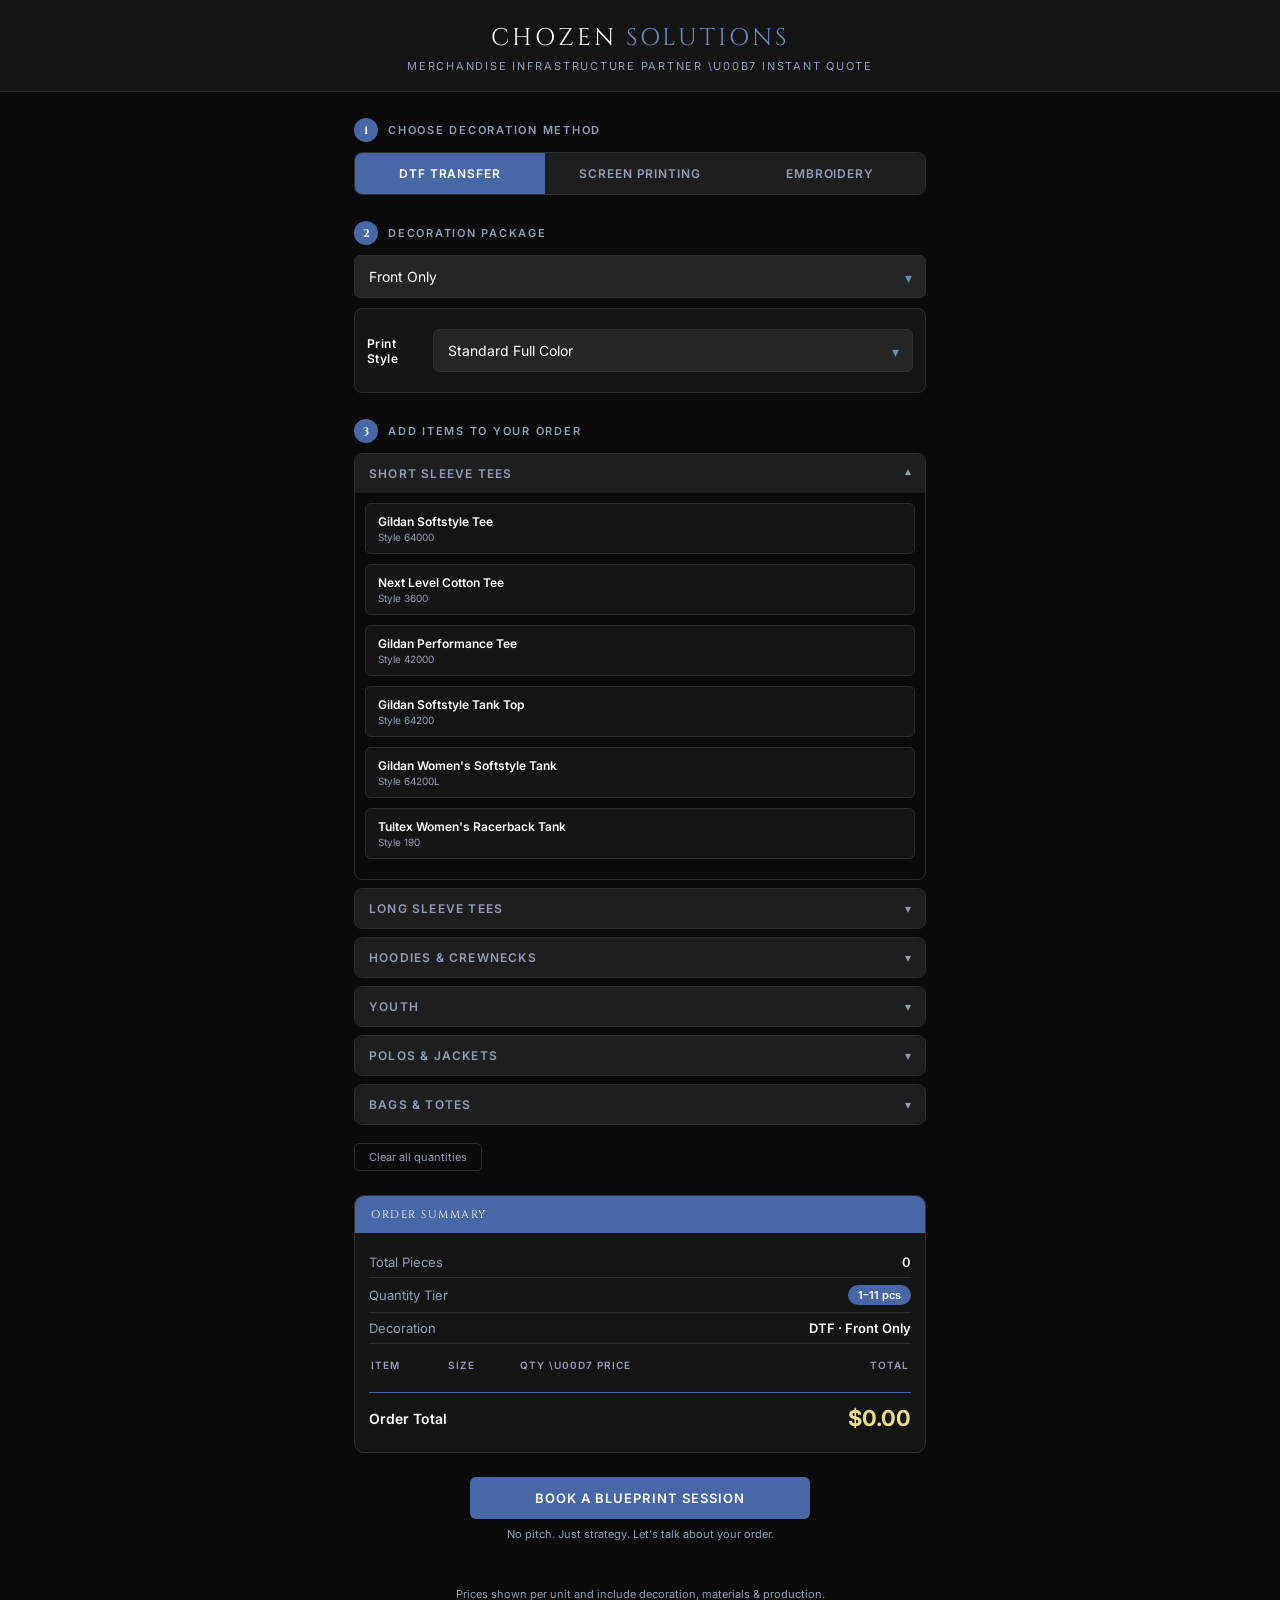
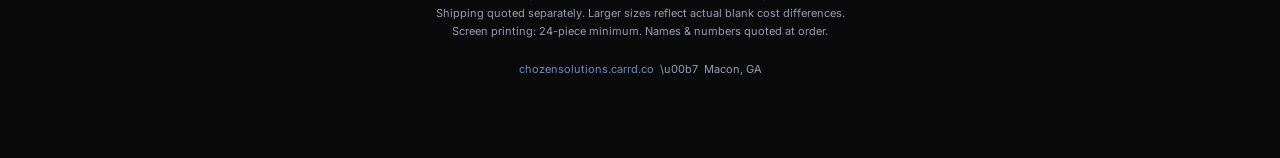
<file: chozen-quote-calculator-v3.html>
<!DOCTYPE html>
<html lang="en">
<head>
<meta charset="UTF-8">
<meta name="viewport" content="width=device-width, initial-scale=1.0">
<title>Chozen Solutions Instant Quote</title>
<link href="https://fonts.googleapis.com/css2?family=Cinzel:wght@400;700&family=Inter:wght@300;400;500;600&display=swap" rel="stylesheet">
<style>
*,*::before,*::after{box-sizing:border-box;margin:0;padding:0}
:root{--dark:#0A0A0A;--panel:#141414;--panel2:#1E1E1E;--blue:#4767A6;--blue-lt:#6A8BC4;--brown:#935A16;--tan:#EEE08B;--silver:#939DB7;--white:#FFFFFF;--input-bg:#252525;--border:#2E2E2E}
body{background:var(--dark);color:var(--white);font-family:'Inter',sans-serif;font-size:14px;min-height:100vh;padding-bottom:80px}
header{background:var(--panel);border-bottom:1px solid var(--border);padding:22px 20px 18px;text-align:center}
.logo-word{font-family:'Cinzel',serif;font-size:clamp(17px,4vw,24px);letter-spacing:.12em}
.logo-word span{color:var(--blue-lt)}
.tagline{font-size:11px;color:var(--silver);letter-spacing:.16em;text-transform:uppercase;margin-top:5px}
.container{max-width:600px;margin:0 auto;padding:0 14px}

/* Step header */
.step-label{display:flex;align-items:center;gap:10px;margin:26px 0 10px}
.step-num{background:var(--blue);color:var(--white);font-family:'Cinzel',serif;font-size:11px;font-weight:700;width:24px;height:24px;border-radius:50%;display:flex;align-items:center;justify-content:center;flex-shrink:0}
.step-title{font-size:11px;font-weight:600;letter-spacing:.16em;text-transform:uppercase;color:var(--silver)}

/* Segmented method control */
.seg{display:grid;grid-template-columns:1fr 1fr 1fr;gap:0;border:1px solid var(--border);border-radius:8px;overflow:hidden}
.seg button{background:var(--panel2);border:none;color:var(--silver);font-family:'Inter',sans-serif;font-size:12px;font-weight:600;letter-spacing:.08em;text-transform:uppercase;padding:13px 8px;cursor:pointer;transition:background .15s,color .15s}
.seg button.active{background:var(--blue);color:var(--white)}
.seg button:not(.active):hover{background:#242424}

/* Selects & option rows */
.select-wrap{position:relative;width:100%}
.select-wrap::after{content:'\25be';position:absolute;right:14px;top:50%;transform:translateY(-50%);color:var(--blue-lt);pointer-events:none}
select{width:100%;background:var(--input-bg);border:1px solid var(--border);border-radius:6px;color:var(--white);font-family:'Inter',sans-serif;font-size:14px;padding:12px 40px 12px 14px;appearance:none;cursor:pointer}
select:focus{outline:none;border-color:var(--blue)}
.opt-panel{background:var(--panel);border:1px solid var(--border);border-radius:8px;padding:12px;margin-top:10px}
.opt-row{display:flex;align-items:center;justify-content:space-between;gap:10px;padding:8px 0}
.opt-row + .opt-row{border-top:1px solid var(--border)}
.opt-lbl{font-size:12px;color:var(--silver);letter-spacing:.04em}
.opt-lbl strong{color:var(--white);font-weight:600}
.opt-ctl{min-width:150px}
.opt-note{font-size:11px;color:var(--silver);margin-top:8px;line-height:1.5}
.toggle{position:relative;width:42px;height:24px;flex-shrink:0}
.toggle input{opacity:0;width:0;height:0}
.toggle .knob{position:absolute;inset:0;background:var(--input-bg);border:1px solid var(--border);border-radius:20px;cursor:pointer;transition:background .15s}
.toggle .knob::after{content:'';position:absolute;left:3px;top:50%;transform:translateY(-50%);width:16px;height:16px;background:var(--silver);border-radius:50%;transition:left .15s,background .15s}
.toggle input:checked + .knob{background:var(--blue);border-color:var(--blue)}
.toggle input:checked + .knob::after{left:21px;background:var(--white)}

/* Category accordion */
.cat-block{margin-bottom:8px;border:1px solid var(--border);border-radius:8px;overflow:hidden}
.cat-header{display:flex;align-items:center;justify-content:space-between;padding:12px 14px;background:var(--panel2);cursor:pointer;user-select:none;transition:background .15s}
.cat-header:hover{background:#242424}
.cat-header.has-items{border-left:3px solid var(--blue)}
.cat-name{font-size:12px;font-weight:600;letter-spacing:.1em;text-transform:uppercase;color:var(--silver)}
.cat-header.has-items .cat-name{color:var(--white)}
.cat-count{font-size:11px;color:var(--blue-lt);font-weight:600}
.cat-chevron{color:var(--silver);font-size:12px;transition:transform .2s}
.cat-chevron.open{transform:rotate(180deg)}
.cat-body{display:none;padding:10px}
.cat-body.open{display:block}

/* Product rows */
.prod-block{margin-bottom:10px;background:var(--panel);border:1px solid var(--border);border-radius:6px;overflow:hidden}
.prod-block.has-items{border-color:var(--blue)}
.prod-header{padding:10px 12px;display:flex;align-items:center;justify-content:space-between;cursor:pointer}
.prod-name{font-size:12px;font-weight:600;color:var(--white)}
.prod-style{font-size:10px;color:var(--silver);margin-top:2px}
.prod-subtotal{font-size:12px;font-weight:700;color:var(--tan)}
.prod-sizes{display:none;padding:0 12px 10px}
.prod-sizes.open{display:block}
.size-grid{display:grid;grid-template-columns:1fr 1fr;gap:6px;margin-top:8px}
.size-row{background:var(--panel2);border:1px solid var(--border);border-radius:5px;display:flex;align-items:center;justify-content:space-between;padding:8px 10px;transition:border-color .15s}
.size-row.active{border-color:var(--blue)}
.size-label{font-size:12px;font-weight:600;min-width:38px}
.qty-controls{display:flex;align-items:center;gap:5px}
.qty-btn{background:var(--dark);border:1px solid var(--border);color:var(--white);width:24px;height:24px;border-radius:4px;font-size:15px;cursor:pointer;display:flex;align-items:center;justify-content:center;user-select:none;transition:background .1s}
.qty-btn:hover{background:var(--blue);border-color:var(--blue)}
.qty-input{background:transparent;border:none;color:var(--white);font-family:'Inter',sans-serif;font-size:13px;font-weight:600;width:28px;text-align:center}
.qty-input:focus{outline:none}

/* Summary */
.summary-card{background:var(--panel);border:1px solid var(--border);border-radius:10px;margin-top:24px;overflow:hidden}
.summary-hdr{background:var(--blue);padding:11px 16px;font-family:'Cinzel',serif;font-size:11px;letter-spacing:.14em;text-transform:uppercase}
.summary-body{padding:14px}
.summary-line{display:flex;justify-content:space-between;align-items:center;padding:7px 0;border-bottom:1px solid var(--border);font-size:13px}
.summary-line:last-child{border-bottom:none}
.summary-line .lbl{color:var(--silver)}
.summary-line .val{font-weight:600}
.summary-line.total-line .lbl{color:var(--white);font-size:14px;font-weight:600}
.summary-line.total-line .val{color:var(--tan);font-size:22px;font-weight:700}
.tier-badge{display:inline-block;background:var(--blue);color:var(--white);font-size:11px;font-weight:600;padding:3px 10px;border-radius:20px}
.line-items{width:100%;margin-top:10px}
.line-items th{font-size:10px;font-weight:600;letter-spacing:.1em;text-transform:uppercase;color:var(--silver);text-align:left;padding:3px 0 7px}
.line-items th:last-child{text-align:right}
.line-items td{font-size:12px;padding:4px 0;border-top:1px solid var(--border)}
.line-items td:nth-child(3){color:var(--silver)}
.line-items td:last-child{text-align:right;color:var(--tan);font-weight:600}

/* Warnings & tips */
.tier-tip{background:rgba(147,90,22,.15);border:1px solid rgba(147,90,22,.4);border-radius:8px;padding:11px 13px;margin-top:12px;font-size:12px;color:var(--tan);line-height:1.5;display:none}
.tier-tip.visible{display:block}
.tier-tip strong{color:var(--white)}
.warn{background:rgba(71,103,166,.12);border:1px solid rgba(71,103,166,.5);border-radius:8px;padding:11px 13px;margin-top:12px;font-size:12px;color:var(--blue-lt);line-height:1.5;display:none}
.warn.visible{display:block}
.warn strong{color:var(--white)}

/* CTA */
.cta-block{margin-top:24px;text-align:center}
.cta-btn{display:inline-block;background:var(--blue);color:var(--white);font-family:'Inter',sans-serif;font-size:13px;font-weight:600;letter-spacing:.08em;text-transform:uppercase;text-decoration:none;padding:13px 28px;border-radius:6px;border:none;cursor:pointer;transition:background .2s;width:100%;max-width:340px}
.cta-btn:hover{background:var(--blue-lt)}
.cta-note{font-size:11px;color:var(--silver);margin-top:8px}
.clear-btn{background:none;border:1px solid var(--border);color:var(--silver);font-family:'Inter',sans-serif;font-size:11px;padding:6px 14px;border-radius:5px;cursor:pointer;margin-top:10px;transition:border-color .15s,color .15s}
.clear-btn:hover{border-color:var(--brown);color:var(--tan)}
footer{text-align:center;margin-top:44px;padding:0 20px;font-size:11px;color:var(--silver);line-height:1.7}
footer a{color:var(--blue-lt);text-decoration:none}
@media(max-width:380px){.size-grid{grid-template-columns:1fr}}
</style>
</head>
<body>
<header>
  <div class="logo-word">CHOZEN <span>SOLUTIONS</span></div>
  <div class="tagline">Merchandise Infrastructure Partner \u00b7 Instant Quote</div>
</header>

<div class="container">

  <!-- STEP 1: METHOD -->
  <div class="step-label"><div class="step-num">1</div><div class="step-title">Choose Decoration Method</div></div>
  <div class="seg">
    <button id="segDTF" class="active" onclick="setMethod('dtf')">DTF Transfer</button>
    <button id="segSP" onclick="setMethod('sp')">Screen Printing</button>
    <button id="segEMB" onclick="setMethod('emb')">Embroidery</button>
  </div>

  <!-- DTF OPTIONS -->
  <div id="dtfOptions">
    <div class="step-label"><div class="step-num">2</div><div class="step-title">Decoration Package</div></div>
    <div class="select-wrap">
      <select id="pkgSelect" onchange="calculate()">
        <option value="front">Front Only</option>
        <option value="fb">Front + Back</option>
        <option value="fbs">Front + Back + Sleeve</option>
      </select>
    </div>
    <div class="opt-panel">
      <div class="opt-row">
        <span class="opt-lbl"><strong>Print Style</strong></span>
        <div class="opt-ctl select-wrap">
          <select id="styleSelect" onchange="calculate()">
            <option value="std">Standard Full Color</option>
            <option value="spec">Specialty Finish</option>
            <option value="puff">Puff (3D raised)</option>
          </select>
        </div>
      </div>
      <div class="opt-row" id="finishRow" style="display:none">
        <span class="opt-lbl">Finish</span>
        <div class="opt-ctl select-wrap">
          <select id="finishSelect" onchange="calculate()">
            <option>Glitter</option>
            <option>Gold Foil</option>
            <option>Glow in the Dark</option>
            <option>Reflective</option>
            <option>Iridescent</option>
            <option>Pearl</option>
            <option>Color-Changing</option>
          </select>
        </div>
      </div>
      <div class="opt-note" id="styleNote" style="display:none"></div>
    </div>
  </div>

  <!-- SCREEN PRINT OPTIONS -->
  <div id="spOptions" style="display:none">
    <div class="step-label"><div class="step-num">2</div><div class="step-title">Print Setup</div></div>
    <div class="opt-panel">
      <div class="opt-row">
        <span class="opt-lbl"><strong>Print Locations</strong></span>
        <div class="opt-ctl select-wrap">
          <select id="spLocSelect" onchange="calculate()">
            <option value="front">Front Only</option>
            <option value="fb">Front + Back</option>
          </select>
        </div>
      </div>
      <div class="opt-row">
        <span class="opt-lbl">Front ink colors</span>
        <div class="opt-ctl select-wrap">
          <select id="spColorsF" onchange="calculate()">
            <option value="1">1 Color</option><option value="2">2 Colors</option>
            <option value="3">3 Colors</option><option value="4">4 Colors</option>
            <option value="5">5 Colors</option><option value="6">6 Colors</option>
          </select>
        </div>
      </div>
      <div class="opt-row" id="spBackRow" style="display:none">
        <span class="opt-lbl">Back ink colors</span>
        <div class="opt-ctl select-wrap">
          <select id="spColorsB" onchange="calculate()">
            <option value="1">1 Color</option><option value="2">2 Colors</option>
            <option value="3">3 Colors</option><option value="4">4 Colors</option>
            <option value="5">5 Colors</option><option value="6">6 Colors</option>
          </select>
        </div>
      </div>
      <div class="opt-row">
        <span class="opt-lbl">Add sleeve print</span>
        <label class="toggle"><input type="checkbox" id="spSleeve" onchange="calculate()"><span class="knob"></span></label>
      </div>
      <div class="opt-row">
        <span class="opt-lbl">New artwork setup <span style="color:var(--tan)">(one-time $40)</span></span>
        <label class="toggle"><input type="checkbox" id="spArt" onchange="calculate()"><span class="knob"></span></label>
      </div>
      <div class="opt-note">Screen printing runs on a 24-piece minimum. Player names and numbers available, quoted at order. Best value for bold designs with few ink colors at volume.</div>
    </div>
  </div>

  <!-- EMBROIDERY OPTIONS -->
  <div id="embOptions" style="display:none">
    <div class="step-label"><div class="step-num">2</div><div class="step-title">Embroidery Setup</div></div>
    <div class="opt-panel">
      <div class="opt-row">
        <span class="opt-lbl"><strong>Stitch Count</strong></span>
        <div class="opt-ctl select-wrap">
          <select id="embStitch" onchange="calculate()">
            <option value="low">Under 7,000 stitches</option>
            <option value="high">7,000&#8211;10,000 stitches</option>
            <option value="over">Over 10,000 stitches</option>
          </select>
        </div>
      </div>
      <div class="opt-row">
        <span class="opt-lbl">Second location embroidery <span style="color:var(--tan)">(+$5.00)</span></span>
        <label class="toggle"><input type="checkbox" id="embSecondLoc" onchange="calculate()"><span class="knob"></span></label>
      </div>
      <div class="opt-row">
        <span class="opt-lbl">Bubble foam (3D puff patch) <span style="color:var(--tan)">(+$4.00)</span></span>
        <label class="toggle"><input type="checkbox" id="embBubbleFoam" onchange="calculate()"><span class="knob"></span></label>
      </div>
      <div class="opt-row">
        <span class="opt-lbl">Personalization, names/numbers <span style="color:var(--tan)">(+$16.00)</span></span>
        <label class="toggle"><input type="checkbox" id="embPersonalize" onchange="calculate()"><span class="knob"></span></label>
      </div>
      <div class="opt-row">
        <span class="opt-lbl">New logo digitizing <span style="color:var(--tan)">(one-time $27)</span></span>
        <label class="toggle"><input type="checkbox" id="embDigitize" onchange="calculate()"><span class="knob"></span></label>
      </div>
      <div class="opt-note">No order minimum. Designs over 10,000 stitches or with unusually high thread color counts are quoted directly, book a Blueprint Session for exact pricing.</div>
    </div>
  </div>

  <!-- STEP 3: ITEMS -->
  <div class="step-label"><div class="step-num">3</div><div class="step-title">Add Items to Your Order</div></div>
  <div id="catalogAccordion"></div>
  <button class="clear-btn" onclick="clearAll()">Clear all quantities</button>

  <!-- SUMMARY -->
  <div class="summary-card">
    <div class="summary-hdr">Order Summary</div>
    <div class="summary-body">
      <div class="summary-line"><span class="lbl">Total Pieces</span><span class="val" id="totalPcs">0</span></div>
      <div class="summary-line"><span class="lbl">Quantity Tier</span><span class="val"><span class="tier-badge" id="tierBadge">1\u201311 pcs</span></span></div>
      <div class="summary-line"><span class="lbl">Decoration</span><span class="val" id="decoLabel">DTF \u00b7 Front Only</span></div>
      <div class="summary-line" id="setupLine" style="display:none"><span class="lbl">One-time setup</span><span class="val" id="setupVal">$40.00</span></div>
      <table class="line-items">
        <thead><tr><th>Item</th><th>Size</th><th>Qty \u00d7 Price</th><th>Total</th></tr></thead>
        <tbody id="lineBody"></tbody>
      </table>
      <div class="summary-line total-line" style="margin-top:12px;padding-top:12px;border-top:1px solid var(--blue)">
        <span class="lbl">Order Total</span><span class="val" id="orderTotal">$0.00</span>
      </div>
    </div>
  </div>

  <div class="warn" id="spWarn"></div>
  <div class="tier-tip" id="tierTip"></div>

  <div class="cta-block">
    <a href="https://calendly.com/davis-chozensolutions/30min" target="_blank" class="cta-btn">Book a Blueprint Session</a>
    <div class="cta-note">No pitch. Just strategy. Let's talk about your order.</div>
  </div>
</div>

<footer>
  Prices shown per unit and include decoration, materials &amp; production.<br>
  Shipping quoted separately. Larger sizes reflect actual blank cost differences.<br>
  Screen printing: 24-piece minimum. Names &amp; numbers quoted at order.<br><br>
  <a href="https://chozensolutions.carrd.co">chozensolutions.carrd.co</a> &nbsp;\u00b7&nbsp; Macon, GA
</footer>

<script>
// CHOZEN SOLUTIONS PRICING ENGINE v3.0
// DTF anchors locked: $28 / $25 / $22 / $19 (Gildan 64000, Front Only)

// SHARED
const PACKAGING = 0.45;
function roundPrice(c){ let p = Math.ceil(c*2)/2; if (p%1===0.5) p+=0.5; return p; }
function fmt(n){ return "$"+n.toFixed(2).replace(/\B(?=(\d{3})+(?!\d))/g,","); }

// DTF ENGINE (unchanged from v2, anchors locked)
const OVERHEAD = { "1-11":3.97, "12-49":7.47, "50-99":6.47, "100+":5.47 };
function dtfImage(tier, pkg){
  let front, back, sleeve;
  if (tier === "1-11"){ front=8.00; back=8.00; sleeve=2.38; }
  else { front=3.50; back=3.50; sleeve=1.06; }
  if (pkg==="front") return front;
  if (pkg==="fb")    return front+back;
  return front+back+sleeve;
}
function touchLabor(tier, pkg){
  const R = {"1-11":{f:12,b:8,s:4},"12-49":{f:10,b:6,s:2},"50-99":{f:8,b:4,s:2},"100+":{f:6,b:3,s:2}};
  const r = R[tier];
  if (pkg==="front") return r.f;
  if (pkg==="fb")    return r.f+r.b;
  return r.f+r.b+r.s;
}
// Specialty & Puff finish upcharges: retail, per full print location
const SPEC_UP = { loc:{"1-11":14,"12-49":14,"50-99":14,"100+":14}, sleeve:2 };
const PUFF_UP = { loc:{"1-11":9,"12-49":9,"50-99":9,"100+":9}, sleeve:2 };
function styleUpcharge(style, tier, pkg){
  if (style==="std") return 0;
  const U = style==="spec" ? SPEC_UP : PUFF_UP;
  const locs = (pkg==="front") ? 1 : 2;
  const slv  = (pkg==="fbs") ? U.sleeve : 0;
  return U.loc[tier]*locs + slv;
}
function dtfUnitPrice(blank, tier, pkg, style){
  const cost = blank + dtfImage(tier,pkg) + touchLabor(tier,pkg) + PACKAGING + OVERHEAD[tier];
  return roundPrice(cost) + styleUpcharge(style, tier, pkg);
}
function getDtfTier(n){ return n>=100?"100+":n>=50?"50-99":n>=12?"12-49":"1-11"; }

// SCREEN PRINT ENGINE (new)
const SP_TIERS = ["24-47","48-71","72-143","144-239","240-359","360-499","500-1199"];
const SP_RATES = {
  "24-47":   [1.90, 2.30, null, null, null, null],
  "48-71":   [1.55, 1.90, 2.00, null, null, null],
  "72-143":  [1.40, 1.60, 1.75, 1.90, 2.05, 2.10],
  "144-239": [1.30, 1.55, 1.60, 1.80, 1.95, 2.00],
  "240-359": [1.25, 1.45, 1.55, 1.70, 1.85, 1.95],
  "360-499": [1.10, 1.25, 1.35, 1.50, 1.65, 1.80],
  "500-1199":[1.05, 1.20, 1.30, 1.40, 1.60, 1.75]
};
const SP_LABOR = { "24-47":4.00,"48-71":3.50,"72-143":3.00,"144-239":2.50,"240-359":2.25,"360-499":2.00,"500-1199":2.00 };
const SP_MULT  = { "24-47":1.70,"48-71":1.70,"72-143":1.70,"144-239":1.65,"240-359":1.60,"360-499":1.55,"500-1199":1.50 };
const SP_SCREEN = 15.00;
const SP_SLEEVE = 0.75;
const SP_ART_RETAIL = 40.00;
const SP_MIN = 24;
function getSpTier(n){
  if (n>=500) return "500-1199";
  if (n>=360) return "360-499";
  if (n>=240) return "240-359";
  if (n>=144) return "144-239";
  if (n>=72)  return "72-143";
  if (n>=48)  return "48-71";
  return "24-47";
}
function spMinQtyForColors(c){ return c<=2 ? 24 : c===3 ? 48 : 72; }
function spUnitPrice(blank, qty, colorsF, colorsB, sleeve){
  const tier = getSpTier(qty);
  const idx  = SP_TIERS.indexOf(tier);
  const rF = SP_RATES[tier][colorsF-1];
  if (rF === null) return null;
  let rB = 0, screens = SP_SCREEN * colorsF;
  if (colorsB > 0){
    const backTier = SP_TIERS[Math.min(idx+1, SP_TIERS.length-1)];
    rB = SP_RATES[backTier][colorsB-1];
    if (rB === null) rB = SP_RATES[tier][colorsB-1];
    if (rB === null) return null;
    screens += SP_SCREEN * colorsB;
  }
  const slv = sleeve ? SP_SLEEVE : 0;
  const cost = blank + rF + rB + slv + (screens/qty) + SP_LABOR[tier] + PACKAGING;
  return roundPrice(cost * SP_MULT[tier]);
}

// EMBROIDERY ENGINE (new)
// Vendor: Udderly Custom, effective 7/1/2026. No order minimum confirmed.
const EMB_TIERS = ["1-12","13-24","25-60","61-120","121-249","250-499","500-749"];
const EMB_RATES = {
  "1-12":    [4.40, 5.50],
  "13-24":   [4.00, 4.90],
  "25-60":   [3.70, 4.45],
  "61-120":  [3.30, 4.20],
  "121-249": [3.25, 3.95],
  "250-499": [3.10, 3.75],
  "500-749": [2.80, 3.40]
};
const EMB_SECOND_LOC = 2.75;
const EMB_BUBBLE_FOAM = 1.75;
const EMB_PERSONALIZE = 9.00;
const EMB_DIGITIZE = 15.00;
const EMB_MULT = 1.75;
function getEmbTier(n){
  if (n>=750) return "750+";
  if (n>=500) return "500-749";
  if (n>=250) return "250-499";
  if (n>=121) return "121-249";
  if (n>=61)  return "61-120";
  if (n>=25)  return "25-60";
  if (n>=13)  return "13-24";
  return "1-12";
}
function embUnitPrice(blank, tier, stitch, secondLoc, bubbleFoam, personalize){
  const idx = stitch === "high" ? 1 : 0;
  const rate = EMB_RATES[tier][idx];
  const addons = (secondLoc?EMB_SECOND_LOC:0) + (bubbleFoam?EMB_BUBBLE_FOAM:0) + (personalize?EMB_PERSONALIZE:0);
  const cost = blank + rate + addons + PACKAGING;
  return roundPrice(cost * EMB_MULT);
}
const EMB_DIGITIZE_RETAIL = roundPrice(EMB_DIGITIZE * EMB_MULT);

// CATALOG
const CATALOG = [
  { cat:"Short Sleeve Tees", items:[
    { id:"64000",  name:"Gildan Softstyle Tee",          style:"64000",   sizes:{"XS":3.58,"S":3.58,"M":3.58,"L":3.58,"XL":3.58,"2XL":5.33,"3XL":6.76,"4XL":6.76,"5XL":6.76} },
    { id:"3600",   name:"Next Level Cotton Tee",          style:"3600",    sizes:{"XS":4.20,"S":4.20,"M":4.20,"L":4.20,"XL":4.20,"2XL":5.83,"3XL":7.19,"4XL":8.53,"5XL":9.29,"6XL":9.72} },
    { id:"42000",  name:"Gildan Performance Tee",         style:"42000",   sizes:{"S":5.45,"M":5.45,"L":5.45,"XL":5.45,"2XL":7.14,"3XL":8.41} },
    { id:"64200",  name:"Gildan Softstyle Tank Top",      style:"64200",   sizes:{"S":4.13,"M":4.13,"L":4.13,"XL":4.13,"2XL":5.06} },
    { id:"64200L", name:"Gildan Women's Softstyle Tank",  style:"64200L",  sizes:{"S":4.33,"M":4.33,"L":4.33,"XL":4.33,"2XL":5.31} },
    { id:"190",    name:"Tultex Women's Racerback Tank",  style:"190",     sizes:{"TXS":2.87,"TS":2.87,"TM":2.87,"TL":2.87,"TXL":2.87,"T2XL":4.93} },
  ]},
  { cat:"Long Sleeve Tees", items:[
    { id:"64400",  name:"Gildan Softstyle Long Sleeve",   style:"64400",   sizes:{"S":6.80,"M":6.80,"L":6.80,"XL":6.80,"2XL":8.46,"3XL":9.75} },
    { id:"42400",  name:"Gildan Performance Long Sleeve", style:"42400",   sizes:{"S":8.40,"M":8.40,"L":8.40,"XL":8.40,"2XL":10.39,"3XL":12.12} },
  ]},
  { cat:"Hoodies & Crewnecks", items:[
    { id:"18500",  name:"Gildan Heavy Blend Hoodie",      style:"18500",   sizes:{"XS":13.14,"S":13.14,"M":13.14,"L":13.14,"XL":13.14,"2XL":16.20,"3XL":18.99,"4XL":18.99,"5XL":18.99} },
    { id:"18000",  name:"Gildan Heavy Blend Crewneck",    style:"18000",   sizes:{"XS":7.30,"S":7.30,"M":7.30,"L":7.30,"XL":7.30,"2XL":8.94,"3XL":9.90,"4XL":9.90,"5XL":9.90} },
  ]},
  { cat:"Youth", items:[
    { id:"64000B", name:"Gildan Youth Softstyle Tee",     style:"64000B",  sizes:{"GXS":3.11,"GS":3.11,"GM":3.11,"GL":3.11,"GXL":3.11} },
    { id:"18500B", name:"Gildan Youth Heavy Blend Hoodie",style:"18500B",  sizes:{"GXS":12.68,"GS":12.68,"GM":12.68,"GL":12.68,"GXL":12.68} },
  ]},
  { cat:"Polos & Jackets", items:[
    { id:"8800",   name:"Gildan DryBlend Jersey Polo",    style:"8800",    sizes:{"S":7.55,"M":7.55,"L":7.55,"XL":7.55,"2XL":10.00,"3XL":11.51,"4XL":11.51,"5XL":11.51} },
    { id:"88181",  name:"CORE365 Performance Piqu\u00e9 Polo", style:"88181",   sizes:{"XS":9.27,"S":9.27,"M":9.27,"L":9.27,"XL":9.27,"2XL":10.30,"3XL":12.36,"4XL":13.39,"5XL":14.42,"6XL":15.45} },
    { id:"TT77",   name:"Team 365 Packable Anorak Jacket",style:"TT77",    sizes:{"XS":18.02,"S":18.02,"M":18.02,"L":18.02,"XL":18.02,"2XL":19.05,"3XL":20.08,"4XL":21.11} },
  ]},
  { cat:"Bags & Totes", items:[
    { id:"BG1500", name:"Port Authority Core Cotton Tote",        style:"BG1500", sizes:{"One Size":2.51} },
    { id:"BG424",  name:"Port Authority Cotton Canvas Tote",      style:"BG424",  sizes:{"One Size":3.99} },
    { id:"BG427",  name:"Port Authority Canvas Jumbo Tote",       style:"BG427",  sizes:{"One Size":4.99} },
    { id:"8886",   name:"Liberty Bags Value Drawstring",  style:"8886",    sizes:{"One Size":2.18} },
    { id:"8881",   name:"Liberty Bags Drawstring Pack",   style:"8881",    sizes:{"One Size":4.17} },
  ]},
];

// STATE
let METHOD = "dtf";
function setMethod(m){
  METHOD = m;
  document.getElementById("segDTF").classList.toggle("active", m==="dtf");
  document.getElementById("segSP").classList.toggle("active", m==="sp");
  document.getElementById("segEMB").classList.toggle("active", m==="emb");
  document.getElementById("dtfOptions").style.display = m==="dtf" ? "block" : "none";
  document.getElementById("spOptions").style.display  = m==="sp"  ? "block" : "none";
  document.getElementById("embOptions").style.display = m==="emb" ? "block" : "none";
  calculate();
}

// BUILD ACCORDION
function buildAccordion(){
  const acc = document.getElementById("catalogAccordion");
  acc.innerHTML = "";
  CATALOG.forEach((cat, ci) => {
    const catDiv = document.createElement("div");
    catDiv.className = "cat-block";
    catDiv.id = "cat_"+ci;
    const hdr = document.createElement("div");
    hdr.className = "cat-header";
    hdr.innerHTML = `<span class="cat-name">${cat.cat}</span><div style="display:flex;align-items:center;gap:10px"><span class="cat-count" id="catcount_${ci}"></span><span class="cat-chevron" id="chevron_${ci}">\u25be</span></div>`;
    hdr.onclick = () => toggleCat(ci);
    const body = document.createElement("div");
    body.className = "cat-body";
    body.id = "catbody_"+ci;
    cat.items.forEach((prod, pi) => {
      const pb = document.createElement("div");
      pb.className = "prod-block";
      pb.id = `prod_${ci}_${pi}`;
      const ph = document.createElement("div");
      ph.className = "prod-header";
      ph.innerHTML = `<div><div class="prod-name">${prod.name}</div><div class="prod-style">Style ${prod.style}</div></div><span class="prod-subtotal" id="sub_${ci}_${pi}"></span>`;
      ph.onclick = () => toggleProd(ci, pi);
      const ps = document.createElement("div");
      ps.className = "prod-sizes";
      ps.id = `sizes_${ci}_${pi}`;
      const grid = document.createElement("div");
      grid.className = "size-grid";
      Object.entries(prod.sizes).forEach(([sz, blank]) => {
        const id = `qty_${ci}_${pi}_${sz.replace(/\s/g,"_")}`;
        const sr = document.createElement("div");
        sr.className = "size-row";
        sr.id = `row_${id}`;
        sr.innerHTML = `<span class="size-label">${sz}</span><div class="qty-controls"><button class="qty-btn" onclick="adj('${id}',-1,event)">\u2212</button><input class="qty-input" id="${id}" type="number" min="0" value="0" oninput="calculate()"><button class="qty-btn" onclick="adj('${id}',1,event)">+</button></div>`;
        grid.appendChild(sr);
      });
      ps.appendChild(grid);
      pb.appendChild(ph);
      pb.appendChild(ps);
      body.appendChild(pb);
    });
    catDiv.appendChild(hdr);
    catDiv.appendChild(body);
    acc.appendChild(catDiv);
  });
  toggleCat(0);
}
function toggleCat(ci){
  const body = document.getElementById("catbody_"+ci);
  const chev = document.getElementById("chevron_"+ci);
  const isOpen = body.classList.contains("open");
  body.classList.toggle("open", !isOpen);
  chev.classList.toggle("open", !isOpen);
}
function toggleProd(ci, pi){ document.getElementById(`sizes_${ci}_${pi}`).classList.toggle("open"); }
function adj(id, d, e){
  e && e.stopPropagation();
  const inp = document.getElementById(id);
  if (!inp) return;
  inp.value = Math.max(0, (parseInt(inp.value)||0)+d);
  document.getElementById("row_"+id).classList.toggle("active", parseInt(inp.value)>0);
  calculate();
}
function clearAll(){
  document.querySelectorAll(".qty-input").forEach(inp => { inp.value=0; });
  document.querySelectorAll(".size-row").forEach(r => r.classList.remove("active"));
  calculate();
}

// CALCULATE
function calculate(){
  const style = document.getElementById("styleSelect").value;
  document.getElementById("finishRow").style.display = style==="spec" ? "flex" : "none";
  const styleNote = document.getElementById("styleNote");
  if (style==="spec"){ styleNote.style.display="block"; styleNote.innerHTML="Specialty finishes add a premium per print location and are special order. Allow 5 to 7 extra business days."; }
  else if (style==="puff"){ styleNote.style.display="block"; styleNote.innerHTML="Puff prints raise off the fabric in a single color and are special order. Adds a premium per print location. Allow 5 to 7 extra business days."; }
  else { styleNote.style.display="none"; }

  const spLoc = document.getElementById("spLocSelect").value;
  document.getElementById("spBackRow").style.display = spLoc==="fb" ? "flex" : "none";

  let totalPcs = 0;
  const entries = [];
  CATALOG.forEach((cat, ci) => {
    cat.items.forEach((prod, pi) => {
      Object.entries(prod.sizes).forEach(([sz, blank]) => {
        const id = `qty_${ci}_${pi}_${sz.replace(/\s/g,"_")}`;
        const inp = document.getElementById(id);
        if (!inp) return;
        const qty = parseInt(inp.value)||0;
        if (qty > 0){ totalPcs += qty; entries.push({prodName:prod.name, sz, blank, qty}); }
        document.getElementById("row_"+id).classList.toggle("active", qty>0);
      });
    });
  });

  const pkg = document.getElementById("pkgSelect").value;
  const pkgLabels = {front:"Front Only",fb:"Front + Back",fbs:"Front + Back + Sleeve"};
  const finishName = document.getElementById("finishSelect").value;
  const styleLabels = {std:"", spec:" \u00b7 "+finishName, puff:" \u00b7 Puff"};
  const colorsF = parseInt(document.getElementById("spColorsF").value);
  const colorsB = spLoc==="fb" ? parseInt(document.getElementById("spColorsB").value) : 0;
  const spSleeve = document.getElementById("spSleeve").checked;
  const spArt = document.getElementById("spArt").checked;

  const embStitch = document.getElementById("embStitch").value;
  const embSecondLoc = document.getElementById("embSecondLoc").checked;
  const embBubbleFoam = document.getElementById("embBubbleFoam").checked;
  const embPersonalize = document.getElementById("embPersonalize").checked;
  const embDigitize = document.getElementById("embDigitize").checked;

  let tierLabel, decoLabel, priceFn, spBlocked = null;

  if (METHOD === "dtf"){
    const tier = getDtfTier(totalPcs);
    const tl = {"1-11":"1\u201311 pcs","12-49":"12\u201349 pcs","50-99":"50\u201399 pcs","100+":"100+ pcs"};
    tierLabel = tl[tier];
    decoLabel = "DTF \u00b7 " + pkgLabels[pkg] + styleLabels[style];
    priceFn = (blank) => dtfUnitPrice(blank, tier, pkg, style);
  } else if (METHOD === "sp") {
    const tier = getSpTier(totalPcs);
    const tl = {"24-47":"24\u201347 pcs","48-71":"48\u201371 pcs","72-143":"72\u2013143 pcs","144-239":"144\u2013239 pcs","240-359":"240\u2013359 pcs","360-499":"360\u2013499 pcs","500-1199":"500\u20131,199 pcs"};
    tierLabel = totalPcs < SP_MIN ? "Below minimum" : tl[tier];
    decoLabel = "Screen Print \u00b7 " + (spLoc==="front" ? colorsF+"-Color Front" : colorsF+"C Front / "+colorsB+"C Back") + (spSleeve?" + Sleeve":"");
    const minNeeded = Math.max(spMinQtyForColors(colorsF), colorsB>0 ? spMinQtyForColors(colorsB) : 0, SP_MIN);
    if (totalPcs > 0 && totalPcs < minNeeded){
      spBlocked = minNeeded === SP_MIN
        ? `Screen printing has a <strong>24-piece minimum</strong>. Add ${SP_MIN-totalPcs} more piece${SP_MIN-totalPcs>1?"s":""}, or switch to <strong>DTF</strong> for small runs.`
        : `${Math.max(colorsF,colorsB)}-color printing starts at <strong>${minNeeded} pieces</strong>. Add more pieces or reduce ink colors.`;
    }
    priceFn = (blank) => spUnitPrice(blank, totalPcs, colorsF, colorsB, spSleeve);
  } else if (METHOD === "emb") {
    const tier = getEmbTier(totalPcs);
    const tl = {"1-12":"1\u201312 pcs","13-24":"13\u201324 pcs","25-60":"25\u201360 pcs","61-120":"61\u2013120 pcs","121-249":"121\u2013249 pcs","250-499":"250\u2013499 pcs","500-749":"500\u2013749 pcs","750+":"750+ pcs"};
    tierLabel = tl[tier];
    const stitchLabel = embStitch==="high" ? "7K\u201310K stitches" : embStitch==="over" ? "10K+ stitches" : "Under 7K stitches";
    decoLabel = "Embroidery \u00b7 " + stitchLabel;
    if (totalPcs > 0 && (tier === "750+" || embStitch === "over")){
      spBlocked = tier === "750+"
        ? `Embroidery orders of <strong>750+ pieces</strong> are quoted directly. Book a Blueprint Session for exact pricing.`
        : `Designs over <strong>10,000 stitches</strong> are quoted directly. Book a Blueprint Session for exact pricing.`;
    }
    priceFn = (blank) => embUnitPrice(blank, tier, embStitch, embSecondLoc, embBubbleFoam, embPersonalize);
  }

  CATALOG.forEach((cat, ci) => {
    let catTotal = 0, catPcs = 0;
    cat.items.forEach((prod, pi) => {
      let prodTotal = 0, prodPcs = 0;
      Object.entries(prod.sizes).forEach(([sz, blank]) => {
        const id = `qty_${ci}_${pi}_${sz.replace(/\s/g,"_")}`;
        const qty = parseInt(document.getElementById(id)?.value)||0;
        if (qty > 0){
          const up = spBlocked ? null : priceFn(blank);
          if (up !== null) prodTotal += up * qty;
          prodPcs += qty;
        }
      });
      const subEl = document.getElementById(`sub_${ci}_${pi}`);
      if (subEl) subEl.textContent = (prodPcs > 0 && !spBlocked) ? fmt(prodTotal) : (prodPcs>0 ? "\u2013" : "");
      const pb = document.getElementById(`prod_${ci}_${pi}`);
      if (pb) pb.classList.toggle("has-items", prodPcs > 0);
      catTotal += prodTotal; catPcs += prodPcs;
    });
    const cc = document.getElementById("catcount_"+ci);
    if (cc) cc.textContent = catPcs > 0 ? `${catPcs} pc${catPcs>1?"s":""}` : "";
    const ch = document.getElementById("cat_"+ci);
    if (ch) ch.querySelector(".cat-header").classList.toggle("has-items", catPcs > 0);
  });

  document.getElementById("totalPcs").textContent = totalPcs;
  document.getElementById("tierBadge").textContent = totalPcs===0 && METHOD==="dtf" ? "1\u201311 pcs" : tierLabel;
  document.getElementById("decoLabel").textContent = decoLabel;

  const setupLine = document.getElementById("setupLine");
  const setupFee = METHOD==="sp" ? (spArt ? SP_ART_RETAIL : 0) : METHOD==="emb" ? (embDigitize ? EMB_DIGITIZE_RETAIL : 0) : 0;
  const showSetup = setupFee > 0 && totalPcs > 0 && !spBlocked;
  setupLine.style.display = showSetup ? "flex" : "none";
  if (showSetup) document.getElementById("setupVal").textContent = fmt(setupFee);

  const tbody = document.getElementById("lineBody");
  tbody.innerHTML = "";
  let grand = 0, valid = !spBlocked;

  entries.forEach(({prodName, sz, blank, qty}) => {
    const up = spBlocked ? null : priceFn(blank);
    if (up === null){ valid = false; return; }
    const line = up * qty;
    grand += line;
    const tr = document.createElement("tr");
    tr.innerHTML = `<td style="font-size:11px;max-width:120px;overflow:hidden;text-overflow:ellipsis;white-space:nowrap">${prodName}</td><td>${sz}</td><td>${qty} \u00d7 ${fmt(up)}</td><td>${fmt(line)}</td>`;
    tbody.appendChild(tr);
  });

  if (showSetup) grand += setupFee;
  document.getElementById("orderTotal").textContent = (totalPcs>0 && valid) ? fmt(grand) : (totalPcs>0 ? "\u2013" : "$0.00");

  const warn = document.getElementById("spWarn");
  if (spBlocked){ warn.innerHTML = "\u26a0\ufe0f " + spBlocked; warn.classList.add("visible"); }
  else { warn.classList.remove("visible"); }

  const tip = document.getElementById("tierTip");
  if (totalPcs === 0){ tip.classList.remove("visible"); }
  else if (METHOD === "dtf"){
    if (totalPcs < 12){ tip.innerHTML=`\ud83d\udca1 Add <strong>${12-totalPcs} more piece${12-totalPcs>1?"s":""}</strong> to unlock 12\u201349 pricing.`; tip.classList.add("visible"); }
    else if (totalPcs < 50){ tip.innerHTML=`\ud83d\udca1 Add <strong>${50-totalPcs} more piece${50-totalPcs>1?"s":""}</strong> to unlock 50\u201399 pricing.`; tip.classList.add("visible"); }
    else if (totalPcs < 100){ tip.innerHTML=`\ud83d\udca1 Add <strong>${100-totalPcs} more piece${100-totalPcs>1?"s":""}</strong> to unlock 100+ pricing, and ask about <strong>Door 2</strong>.`; tip.classList.add("visible"); }
    else { tip.innerHTML=`\u2705 You're at maximum volume pricing. <strong>Ask about Door 2</strong>, a managed merchandise partnership built for brands at your scale.`; tip.classList.add("visible"); }
  } else if (METHOD === "sp") {
    if (spBlocked){ tip.classList.remove("visible"); }
    else {
      const next = [48,72,144,240,360,500].find(t => totalPcs < t);
      if (next){ tip.innerHTML=`\ud83d\udca1 Add <strong>${next-totalPcs} more piece${next-totalPcs>1?"s":""}</strong> to unlock the next screen print tier.`; tip.classList.add("visible"); }
      else { tip.innerHTML=`\u2705 You're in top-tier screen print pricing. <strong>Ask about Door 2</strong>, a managed program built for volume like this.`; tip.classList.add("visible"); }
    }
  } else if (METHOD === "emb") {
    if (spBlocked){ tip.classList.remove("visible"); }
    else {
      const next = [13,25,61,121,250,500,750].find(t => totalPcs < t);
      if (next){ tip.innerHTML=`\ud83d\udca1 Add <strong>${next-totalPcs} more piece${next-totalPcs>1?"s":""}</strong> to unlock the next embroidery tier.`; tip.classList.add("visible"); }
      else { tip.innerHTML=`\u2705 You're in top-tier embroidery pricing. <strong>Ask about Door 2</strong>, a managed program built for volume like this.`; tip.classList.add("visible"); }
    }
  }
}

// INIT
buildAccordion();
calculate();
</script>
</body>
</html>
</file>
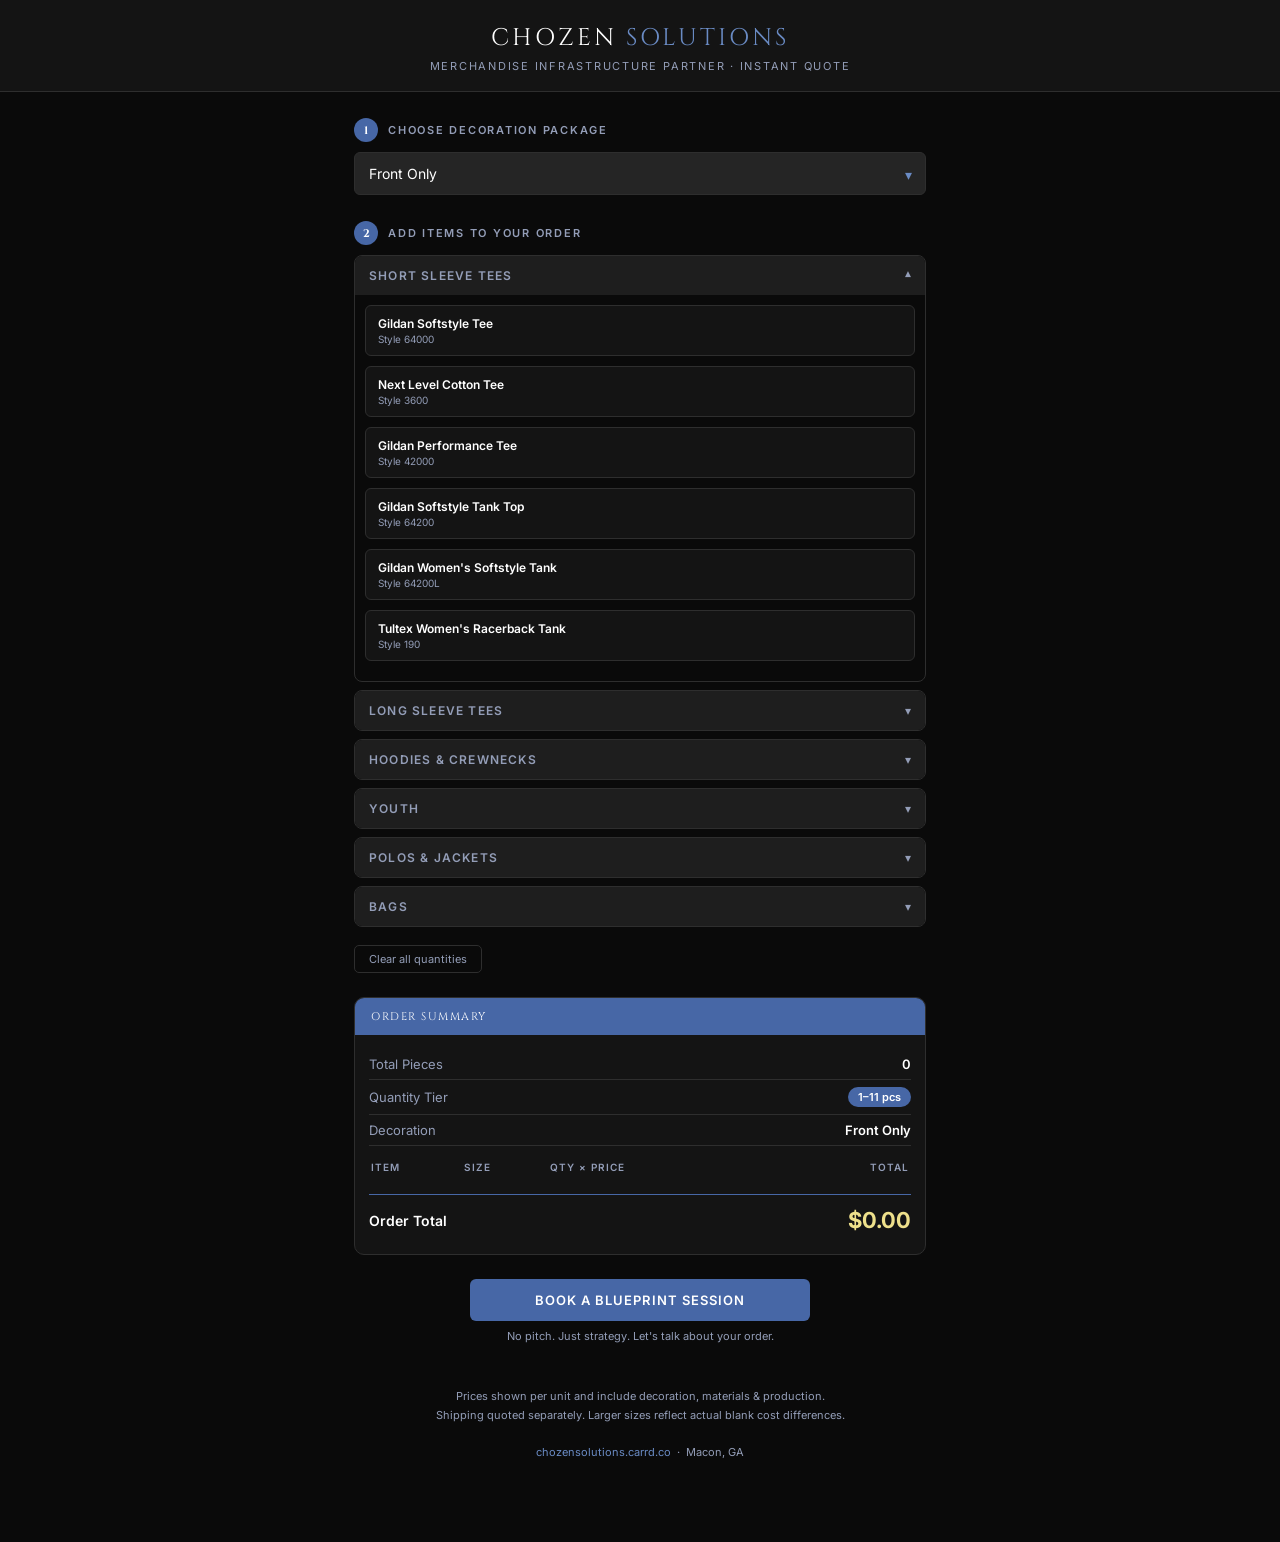
<file: Chozen-Solutions-Quote-Calculator.html>
<!DOCTYPE html>
<html lang="en">
<head>
<meta charset="UTF-8">
<meta name="viewport" content="width=device-width, initial-scale=1.0">
<title>Chozen Solutions — Instant Quote</title>
<link href="https://fonts.googleapis.com/css2?family=Cinzel:wght@400;700&family=Inter:wght@300;400;500;600&display=swap" rel="stylesheet">
<style>
*,*::before,*::after{box-sizing:border-box;margin:0;padding:0}
:root{--dark:#0A0A0A;--panel:#141414;--panel2:#1E1E1E;--blue:#4767A6;--blue-lt:#6A8BC4;--brown:#935A16;--tan:#EEE08B;--silver:#939DB7;--white:#FFFFFF;--input-bg:#252525;--border:#2E2E2E}
body{background:var(--dark);color:var(--white);font-family:'Inter',sans-serif;font-size:14px;min-height:100vh;padding-bottom:80px}
header{background:var(--panel);border-bottom:1px solid var(--border);padding:22px 20px 18px;text-align:center}
.logo-word{font-family:'Cinzel',serif;font-size:clamp(17px,4vw,24px);letter-spacing:.12em}
.logo-word span{color:var(--blue-lt)}
.tagline{font-size:11px;color:var(--silver);letter-spacing:.16em;text-transform:uppercase;margin-top:5px}
.container{max-width:600px;margin:0 auto;padding:0 14px}

/* Step header */
.step-label{display:flex;align-items:center;gap:10px;margin:26px 0 10px}
.step-num{background:var(--blue);color:var(--white);font-family:'Cinzel',serif;font-size:11px;font-weight:700;width:24px;height:24px;border-radius:50%;display:flex;align-items:center;justify-content:center;flex-shrink:0}
.step-title{font-size:11px;font-weight:600;letter-spacing:.16em;text-transform:uppercase;color:var(--silver)}

/* Decoration select */
.select-wrap{position:relative;width:100%}
.select-wrap::after{content:'▾';position:absolute;right:14px;top:50%;transform:translateY(-50%);color:var(--blue-lt);pointer-events:none}
select{width:100%;background:var(--input-bg);border:1px solid var(--border);border-radius:6px;color:var(--white);font-family:'Inter',sans-serif;font-size:14px;padding:12px 40px 12px 14px;appearance:none;cursor:pointer}
select:focus{outline:none;border-color:var(--blue)}

/* Category accordion */
.cat-block{margin-bottom:8px;border:1px solid var(--border);border-radius:8px;overflow:hidden}
.cat-header{display:flex;align-items:center;justify-content:space-between;padding:12px 14px;background:var(--panel2);cursor:pointer;user-select:none;transition:background .15s}
.cat-header:hover{background:#242424}
.cat-header.has-items{border-left:3px solid var(--blue)}
.cat-name{font-size:12px;font-weight:600;letter-spacing:.1em;text-transform:uppercase;color:var(--silver)}
.cat-header.has-items .cat-name{color:var(--white)}
.cat-count{font-size:11px;color:var(--blue-lt);font-weight:600}
.cat-chevron{color:var(--silver);font-size:12px;transition:transform .2s}
.cat-chevron.open{transform:rotate(180deg)}
.cat-body{display:none;padding:10px}
.cat-body.open{display:block}

/* Product rows within category */
.prod-block{margin-bottom:10px;background:var(--panel);border:1px solid var(--border);border-radius:6px;overflow:hidden}
.prod-block.has-items{border-color:var(--blue)}
.prod-header{padding:10px 12px;display:flex;align-items:center;justify-content:space-between;cursor:pointer}
.prod-name{font-size:12px;font-weight:600;color:var(--white)}
.prod-style{font-size:10px;color:var(--silver);margin-top:2px}
.prod-subtotal{font-size:12px;font-weight:700;color:var(--tan)}
.prod-sizes{display:none;padding:0 12px 10px}
.prod-sizes.open{display:block}
.size-grid{display:grid;grid-template-columns:1fr 1fr;gap:6px;margin-top:8px}
.size-row{background:var(--panel2);border:1px solid var(--border);border-radius:5px;display:flex;align-items:center;justify-content:space-between;padding:8px 10px;transition:border-color .15s}
.size-row.active{border-color:var(--blue)}
.size-label{font-size:12px;font-weight:600;min-width:38px}
.qty-controls{display:flex;align-items:center;gap:5px}
.qty-btn{background:var(--dark);border:1px solid var(--border);color:var(--white);width:24px;height:24px;border-radius:4px;font-size:15px;cursor:pointer;display:flex;align-items:center;justify-content:center;user-select:none;transition:background .1s}
.qty-btn:hover{background:var(--blue);border-color:var(--blue)}
.qty-input{background:transparent;border:none;color:var(--white);font-family:'Inter',sans-serif;font-size:13px;font-weight:600;width:28px;text-align:center}
.qty-input:focus{outline:none}

/* Summary */
.summary-card{background:var(--panel);border:1px solid var(--border);border-radius:10px;margin-top:24px;overflow:hidden}
.summary-hdr{background:var(--blue);padding:11px 16px;font-family:'Cinzel',serif;font-size:11px;letter-spacing:.14em;text-transform:uppercase}
.summary-body{padding:14px}
.summary-line{display:flex;justify-content:space-between;align-items:center;padding:7px 0;border-bottom:1px solid var(--border);font-size:13px}
.summary-line:last-child{border-bottom:none}
.summary-line .lbl{color:var(--silver)}
.summary-line .val{font-weight:600}
.summary-line.total-line .lbl{color:var(--white);font-size:14px;font-weight:600}
.summary-line.total-line .val{color:var(--tan);font-size:22px;font-weight:700}
.tier-badge{display:inline-block;background:var(--blue);color:var(--white);font-size:11px;font-weight:600;padding:3px 10px;border-radius:20px}
.line-items{width:100%;margin-top:10px}
.line-items th{font-size:10px;font-weight:600;letter-spacing:.1em;text-transform:uppercase;color:var(--silver);text-align:left;padding:3px 0 7px}
.line-items th:last-child{text-align:right}
.line-items td{font-size:12px;padding:4px 0;border-top:1px solid var(--border)}
.line-items td:nth-child(3){color:var(--silver)}
.line-items td:last-child{text-align:right;color:var(--tan);font-weight:600}

/* Tier tip */
.tier-tip{background:rgba(147,90,22,.15);border:1px solid rgba(147,90,22,.4);border-radius:8px;padding:11px 13px;margin-top:12px;font-size:12px;color:var(--tan);line-height:1.5;display:none}
.tier-tip.visible{display:block}
.tier-tip strong{color:var(--white)}

/* CTA */
.cta-block{margin-top:24px;text-align:center}
.cta-btn{display:inline-block;background:var(--blue);color:var(--white);font-family:'Inter',sans-serif;font-size:13px;font-weight:600;letter-spacing:.08em;text-transform:uppercase;text-decoration:none;padding:13px 28px;border-radius:6px;border:none;cursor:pointer;transition:background .2s;width:100%;max-width:340px}
.cta-btn:hover{background:var(--blue-lt)}
.cta-note{font-size:11px;color:var(--silver);margin-top:8px}

/* Clear all */
.clear-btn{background:none;border:1px solid var(--border);color:var(--silver);font-family:'Inter',sans-serif;font-size:11px;padding:6px 14px;border-radius:5px;cursor:pointer;margin-top:10px;transition:border-color .15s,color .15s}
.clear-btn:hover{border-color:var(--brown);color:var(--tan)}

footer{text-align:center;margin-top:44px;padding:0 20px;font-size:11px;color:var(--silver);line-height:1.7}
footer a{color:var(--blue-lt);text-decoration:none}
@media(max-width:380px){.size-grid{grid-template-columns:1fr}}
</style>
</head>
<body>
<header>
  <div class="logo-word">CHOZEN <span>SOLUTIONS</span></div>
  <div class="tagline">Merchandise Infrastructure Partner · Instant Quote</div>
</header>

<div class="container">

  <!-- STEP 1 -->
  <div class="step-label"><div class="step-num">1</div><div class="step-title">Choose Decoration Package</div></div>
  <div class="select-wrap">
    <select id="pkgSelect" onchange="calculate()">
      <option value="front">Front Only</option>
      <option value="fb">Front + Back</option>
      <option value="fbs">Front + Back + Sleeve</option>
    </select>
  </div>

  <!-- STEP 2 -->
  <div class="step-label"><div class="step-num">2</div><div class="step-title">Add Items to Your Order</div></div>
  <div id="catalogAccordion"></div>
  <button class="clear-btn" onclick="clearAll()">Clear all quantities</button>

  <!-- SUMMARY -->
  <div class="summary-card">
    <div class="summary-hdr">Order Summary</div>
    <div class="summary-body">
      <div class="summary-line"><span class="lbl">Total Pieces</span><span class="val" id="totalPcs">0</span></div>
      <div class="summary-line"><span class="lbl">Quantity Tier</span><span class="val"><span class="tier-badge" id="tierBadge">1–11 pcs</span></span></div>
      <div class="summary-line"><span class="lbl">Decoration</span><span class="val" id="decoLabel">Front Only</span></div>
      <table class="line-items">
        <thead><tr><th>Item</th><th>Size</th><th>Qty × Price</th><th>Total</th></tr></thead>
        <tbody id="lineBody"></tbody>
      </table>
      <div class="summary-line total-line" style="margin-top:12px;padding-top:12px;border-top:1px solid var(--blue)">
        <span class="lbl">Order Total</span><span class="val" id="orderTotal">$0.00</span>
      </div>
    </div>
  </div>

  <div class="tier-tip" id="tierTip"></div>

  <div class="cta-block">
    <a href="https://calendly.com/davis-chozensolutions/30min" target="_blank" class="cta-btn">Book a Blueprint Session</a>
    <div class="cta-note">No pitch. Just strategy. Let's talk about your order.</div>
  </div>
</div>

<footer>
  Prices shown per unit and include decoration, materials &amp; production.<br>
  Shipping quoted separately. Larger sizes reflect actual blank cost differences.<br><br>
  <a href="https://chozensolutions.carrd.co">chozensolutions.carrd.co</a> &nbsp;·&nbsp; Macon, GA
</footer>

<script>
// ── PRICING ENGINE ──────────────────────────────────────────────────────────
const OVERHEAD = { "1-11":3.97, "12-49":7.47, "50-99":6.47, "100+":5.47 };
const PACKAGING = 0.45;

function dtfImage(tier, pkg) {
  let front, back, sleeve;
  if (tier === "1-11") { front=8.00; back=8.00; sleeve=2.38; }
  else { front=3.50; back=3.50; sleeve=1.06; }
  if (pkg==="front") return front;
  if (pkg==="fb")    return front+back;
  return front+back+sleeve;
}
function touchLabor(tier, pkg) {
  const R = {"1-11":{f:12,b:8,s:4},"12-49":{f:10,b:6,s:2},"50-99":{f:8,b:4,s:2},"100+":{f:6,b:3,s:2}};
  const r = R[tier];
  if (pkg==="front") return r.f;
  if (pkg==="fb")    return r.f+r.b;
  return r.f+r.b+r.s;
}
function unitPrice(blank, tier, pkg) {
  const cost = blank + dtfImage(tier,pkg) + touchLabor(tier,pkg) + PACKAGING + OVERHEAD[tier];
  let p = Math.ceil(cost*2)/2;
  if (p%1===0.5) p+=0.5;
  return p;
}
function getTier(n) { return n>=100?"100+":n>=50?"50-99":n>=12?"12-49":"1-11"; }
function fmt(n) { return "$"+n.toFixed(2).replace(/\B(?=(\d{3})+(?!\d))/g,","); }

// ── CATALOG ─────────────────────────────────────────────────────────────────
const CATALOG = [
  { cat:"Short Sleeve Tees", items:[
    { id:"64000",  name:"Gildan Softstyle Tee",          style:"64000",   sizes:{"XS":3.58,"S":3.58,"M":3.58,"L":3.58,"XL":3.58,"2XL":5.33,"3XL":6.76,"4XL":6.76,"5XL":6.76} },
    { id:"3600",   name:"Next Level Cotton Tee",          style:"3600",    sizes:{"XS":4.20,"S":4.20,"M":4.20,"L":4.20,"XL":4.20,"2XL":5.83,"3XL":7.19,"4XL":8.53,"5XL":9.29,"6XL":9.72} },
    { id:"42000",  name:"Gildan Performance Tee",         style:"42000",   sizes:{"S":5.45,"M":5.45,"L":5.45,"XL":5.45,"2XL":7.14,"3XL":8.41} },
    { id:"64200",  name:"Gildan Softstyle Tank Top",      style:"64200",   sizes:{"S":4.13,"M":4.13,"L":4.13,"XL":4.13,"2XL":5.06} },
    { id:"64200L", name:"Gildan Women's Softstyle Tank",  style:"64200L",  sizes:{"S":4.33,"M":4.33,"L":4.33,"XL":4.33,"2XL":5.31} },
    { id:"190",    name:"Tultex Women's Racerback Tank",  style:"190",     sizes:{"TXS":2.87,"TS":2.87,"TM":2.87,"TL":2.87,"TXL":2.87,"T2XL":4.93} },
  ]},
  { cat:"Long Sleeve Tees", items:[
    { id:"64400",  name:"Gildan Softstyle Long Sleeve",   style:"64400",   sizes:{"S":6.80,"M":6.80,"L":6.80,"XL":6.80,"2XL":8.46,"3XL":9.75} },
    { id:"42400",  name:"Gildan Performance Long Sleeve", style:"42400",   sizes:{"S":8.40,"M":8.40,"L":8.40,"XL":8.40,"2XL":10.39,"3XL":12.12} },
  ]},
  { cat:"Hoodies & Crewnecks", items:[
    { id:"18500",  name:"Gildan Heavy Blend Hoodie",      style:"18500",   sizes:{"XS":13.14,"S":13.14,"M":13.14,"L":13.14,"XL":13.14,"2XL":16.20,"3XL":18.99,"4XL":18.99,"5XL":18.99} },
    { id:"18000",  name:"Gildan Heavy Blend Crewneck",    style:"18000",   sizes:{"XS":7.30,"S":7.30,"M":7.30,"L":7.30,"XL":7.30,"2XL":8.94,"3XL":9.90,"4XL":9.90,"5XL":9.90} },
  ]},
  { cat:"Youth", items:[
    { id:"64000B", name:"Gildan Youth Softstyle Tee",     style:"64000B",  sizes:{"GXS":3.11,"GS":3.11,"GM":3.11,"GL":3.11,"GXL":3.11} },
    { id:"18500B", name:"Gildan Youth Heavy Blend Hoodie",style:"18500B",  sizes:{"GXS":12.68,"GS":12.68,"GM":12.68,"GL":12.68,"GXL":12.68} },
  ]},
  { cat:"Polos & Jackets", items:[
    { id:"8800",   name:"Gildan DryBlend Jersey Polo",    style:"8800",    sizes:{"S":7.55,"M":7.55,"L":7.55,"XL":7.55,"2XL":10.00,"3XL":11.51,"4XL":11.51,"5XL":11.51} },
    { id:"88181",  name:"CORE365 Performance Piqué Polo", style:"88181",   sizes:{"XS":9.27,"S":9.27,"M":9.27,"L":9.27,"XL":9.27,"2XL":10.30,"3XL":12.36,"4XL":13.39,"5XL":14.42,"6XL":15.45} },
    { id:"TT77",   name:"Team 365 Packable Anorak Jacket",style:"TT77",    sizes:{"XS":18.02,"S":18.02,"M":18.02,"L":18.02,"XL":18.02,"2XL":19.05,"3XL":20.08,"4XL":21.11} },
  ]},
  { cat:"Bags", items:[
    { id:"8886",   name:"Liberty Bags Value Drawstring",  style:"8886",    sizes:{"One Size":2.18} },
    { id:"8881",   name:"Liberty Bags Drawstring Pack",   style:"8881",    sizes:{"One Size":4.17} },
  ]},
];

// ── BUILD ACCORDION ─────────────────────────────────────────────────────────
function buildAccordion() {
  const acc = document.getElementById("catalogAccordion");
  acc.innerHTML = "";
  CATALOG.forEach((cat, ci) => {
    const catDiv = document.createElement("div");
    catDiv.className = "cat-block";
    catDiv.id = "cat_"+ci;

    const hdr = document.createElement("div");
    hdr.className = "cat-header";
    hdr.innerHTML = `<span class="cat-name">${cat.cat}</span><div style="display:flex;align-items:center;gap:10px"><span class="cat-count" id="catcount_${ci}"></span><span class="cat-chevron" id="chevron_${ci}">▾</span></div>`;
    hdr.onclick = () => toggleCat(ci);

    const body = document.createElement("div");
    body.className = "cat-body";
    body.id = "catbody_"+ci;

    cat.items.forEach((prod, pi) => {
      const pb = document.createElement("div");
      pb.className = "prod-block";
      pb.id = `prod_${ci}_${pi}`;

      const ph = document.createElement("div");
      ph.className = "prod-header";
      ph.innerHTML = `<div><div class="prod-name">${prod.name}</div><div class="prod-style">Style ${prod.style}</div></div><span class="prod-subtotal" id="sub_${ci}_${pi}"></span>`;
      ph.onclick = () => toggleProd(ci, pi);

      const ps = document.createElement("div");
      ps.className = "prod-sizes";
      ps.id = `sizes_${ci}_${pi}`;

      const grid = document.createElement("div");
      grid.className = "size-grid";

      Object.entries(prod.sizes).forEach(([sz, blank]) => {
        const id = `qty_${ci}_${pi}_${sz.replace(/\s/g,"_")}`;
        const sr = document.createElement("div");
        sr.className = "size-row";
        sr.id = `row_${id}`;
        sr.innerHTML = `<span class="size-label">${sz}</span><div class="qty-controls"><button class="qty-btn" onclick="adj('${id}',-1,event)">−</button><input class="qty-input" id="${id}" type="number" min="0" value="0" oninput="calculate()"><button class="qty-btn" onclick="adj('${id}',1,event)">+</button></div>`;
        grid.appendChild(sr);
      });

      ps.appendChild(grid);
      pb.appendChild(ph);
      pb.appendChild(ps);
      body.appendChild(pb);
    });

    catDiv.appendChild(hdr);
    catDiv.appendChild(body);
    acc.appendChild(catDiv);
  });

  // Open first category by default
  toggleCat(0);
}

function toggleCat(ci) {
  const body = document.getElementById("catbody_"+ci);
  const chev = document.getElementById("chevron_"+ci);
  const isOpen = body.classList.contains("open");
  body.classList.toggle("open", !isOpen);
  chev.classList.toggle("open", !isOpen);
}

function toggleProd(ci, pi) {
  const sizes = document.getElementById(`sizes_${ci}_${pi}`);
  sizes.classList.toggle("open");
}

function adj(id, d, e) {
  e && e.stopPropagation();
  const inp = document.getElementById(id);
  if (!inp) return;
  inp.value = Math.max(0, (parseInt(inp.value)||0)+d);
  document.getElementById("row_"+id).classList.toggle("active", parseInt(inp.value)>0);
  calculate();
}

function clearAll() {
  document.querySelectorAll(".qty-input").forEach(inp => { inp.value=0; });
  document.querySelectorAll(".size-row").forEach(r => r.classList.remove("active"));
  calculate();
}

// ── CALCULATE ───────────────────────────────────────────────────────────────
function calculate() {
  const pkg = document.getElementById("pkgSelect").value;
  const pkgLabels = {front:"Front Only",fb:"Front + Back",fbs:"Front + Back + Sleeve"};
  const tierLabels = {"1-11":"1–11 pcs","12-49":"12–49 pcs","50-99":"50–99 pcs","100+":"100+ pcs"};

  // Collect all quantities
  let totalPcs = 0;
  const entries = []; // {prodName, style, sz, blank, qty}

  CATALOG.forEach((cat, ci) => {
    cat.items.forEach((prod, pi) => {
      Object.entries(prod.sizes).forEach(([sz, blank]) => {
        const id = `qty_${ci}_${pi}_${sz.replace(/\s/g,"_")}`;
        const inp = document.getElementById(id);
        if (!inp) return;
        const qty = parseInt(inp.value)||0;
        if (qty > 0) {
          totalPcs += qty;
          entries.push({prodName:prod.name, style:prod.style, sz, blank, qty, ci, pi});
        }
        document.getElementById("row_"+id).classList.toggle("active", qty>0);
      });
    });
  });

  const tier = getTier(totalPcs);

  // Update per-product subtotals and highlights
  CATALOG.forEach((cat, ci) => {
    let catTotal = 0;
    let catPcs = 0;
    cat.items.forEach((prod, pi) => {
      let prodTotal = 0;
      let prodPcs = 0;
      Object.entries(prod.sizes).forEach(([sz, blank]) => {
        const id = `qty_${ci}_${pi}_${sz.replace(/\s/g,"_")}`;
        const inp = document.getElementById(id);
        const qty = parseInt(inp?.value)||0;
        if (qty > 0) {
          prodTotal += unitPrice(blank, tier, pkg) * qty;
          prodPcs += qty;
        }
      });
      const subEl = document.getElementById(`sub_${ci}_${pi}`);
      if (subEl) subEl.textContent = prodPcs > 0 ? fmt(prodTotal) : "";
      const pb = document.getElementById(`prod_${ci}_${pi}`);
      if (pb) pb.classList.toggle("has-items", prodPcs > 0);
      catTotal += prodTotal;
      catPcs += prodPcs;
    });
    const cc = document.getElementById("catcount_"+ci);
    if (cc) cc.textContent = catPcs > 0 ? `${catPcs} pc${catPcs>1?"s":""}` : "";
    const ch = document.getElementById("cat_"+ci);
    if (ch) ch.querySelector(".cat-header").classList.toggle("has-items", catPcs > 0);
  });

  // Summary
  document.getElementById("totalPcs").textContent = totalPcs;
  document.getElementById("tierBadge").textContent = tierLabels[tier];
  document.getElementById("decoLabel").textContent = pkgLabels[pkg];

  const tbody = document.getElementById("lineBody");
  tbody.innerHTML = "";
  let grand = 0;

  entries.forEach(({prodName, sz, blank, qty}) => {
    const up = unitPrice(blank, tier, pkg);
    const line = up * qty;
    grand += line;
    const tr = document.createElement("tr");
    tr.innerHTML = `<td style="font-size:11px;max-width:120px;overflow:hidden;text-overflow:ellipsis;white-space:nowrap">${prodName}</td><td>${sz}</td><td>${qty} × ${fmt(up)}</td><td>${fmt(line)}</td>`;
    tbody.appendChild(tr);
  });

  document.getElementById("orderTotal").textContent = fmt(grand);

  // Tier tip
  const tip = document.getElementById("tierTip");
  if (totalPcs === 0) { tip.classList.remove("visible"); }
  else if (totalPcs < 12) { tip.innerHTML=`💡 Add <strong>${12-totalPcs} more piece${12-totalPcs>1?"s":""}</strong> to unlock 12–49 pricing.`; tip.classList.add("visible"); }
  else if (totalPcs < 50) { tip.innerHTML=`💡 Add <strong>${50-totalPcs} more piece${50-totalPcs>1?"s":""}</strong> to unlock 50–99 pricing.`; tip.classList.add("visible"); }
  else if (totalPcs < 100) { tip.innerHTML=`💡 Add <strong>${100-totalPcs} more piece${100-totalPcs>1?"s":""}</strong> to unlock 100+ pricing — and ask about <strong>Door 2</strong>.`; tip.classList.add("visible"); }
  else { tip.innerHTML=`✅ You're at maximum volume pricing. <strong>Ask about Door 2</strong> — a managed merchandise partnership built for brands at your scale.`; tip.classList.add("visible"); }
}

// ── INIT ─────────────────────────────────────────────────────────────────────
buildAccordion();
calculate();
</script>
</body>
</html>
</file>
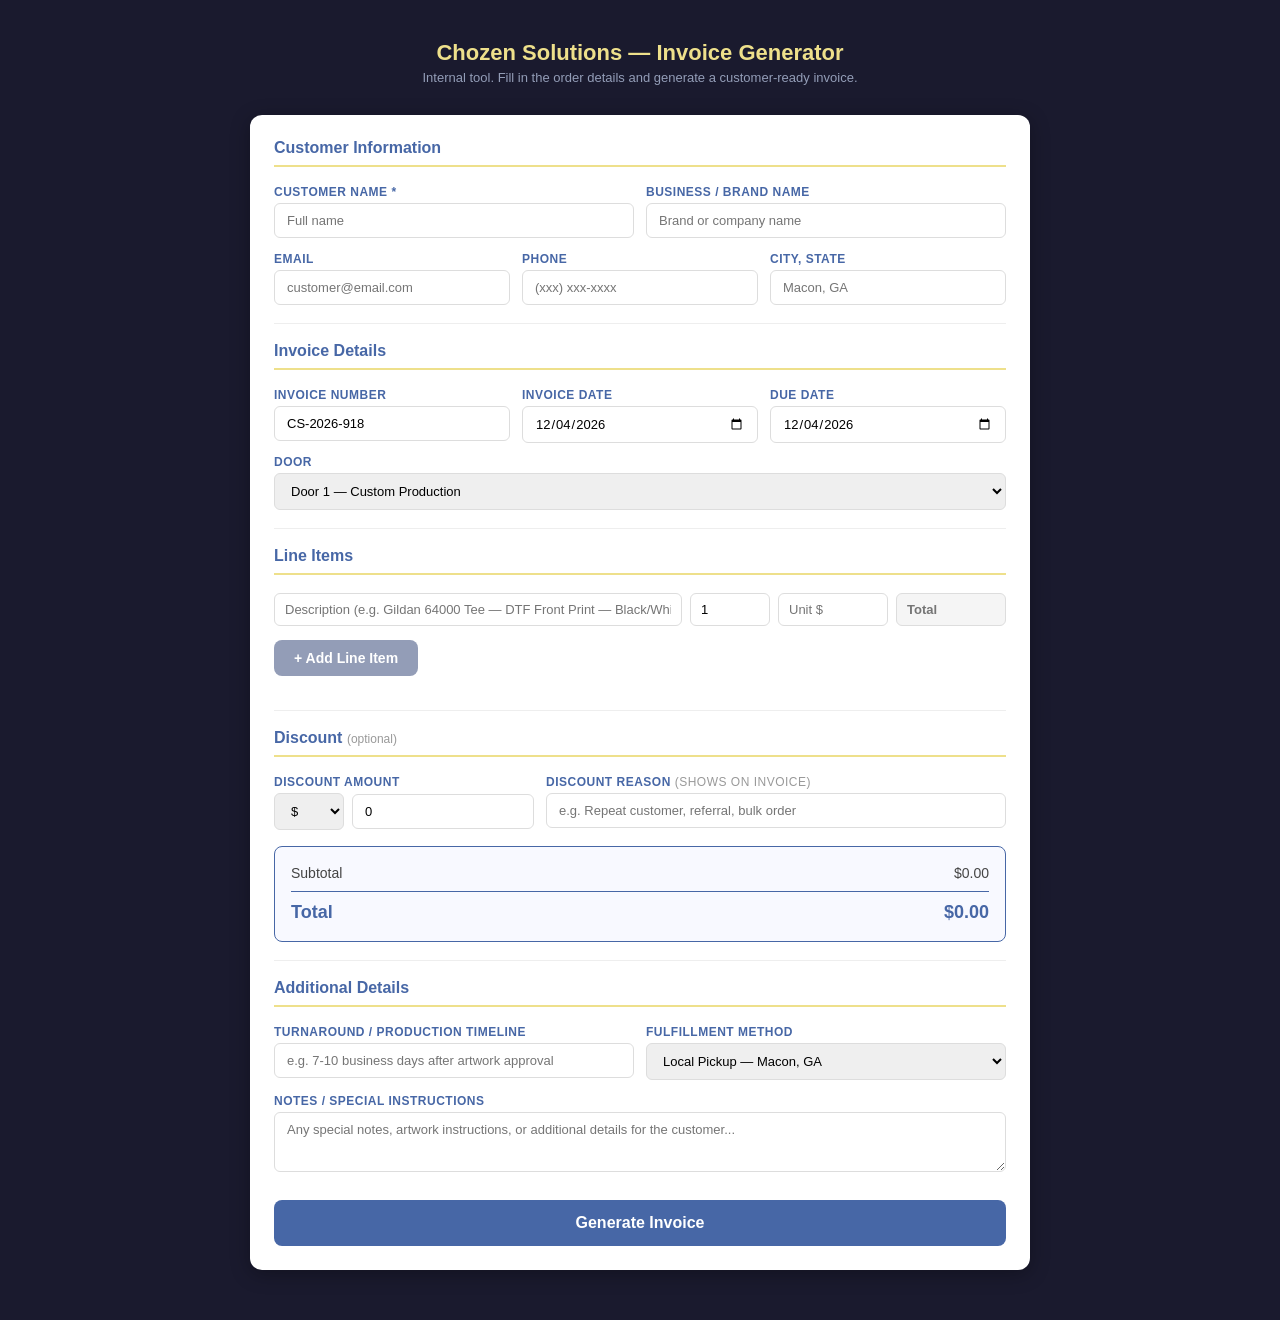
<file: Chozen_Solutions_Invoice_Generator.html>
<!DOCTYPE html>
<html lang="en">
<head>
<meta charset="UTF-8">
<meta name="viewport" content="width=device-width, initial-scale=1.0">
<title>Chozen Solutions — Invoice Generator</title>
<style>
  * { margin: 0; padding: 0; box-sizing: border-box; }
  body { font-family: Arial, sans-serif; background: #1a1a2e; color: #333; min-height: 100vh; padding: 20px; }

  .app-header { text-align: center; padding: 20px 0 30px; }
  .app-header h1 { color: #EEE08B; font-size: 22px; font-weight: bold; }
  .app-header p { color: #939DB7; font-size: 13px; margin-top: 4px; }

  .builder { background: #fff; border-radius: 12px; padding: 24px; max-width: 780px; margin: 0 auto 30px; box-shadow: 0 4px 20px rgba(0,0,0,0.3); }
  .builder h2 { color: #4767A6; font-size: 16px; font-weight: bold; margin-bottom: 18px; border-bottom: 2px solid #EEE08B; padding-bottom: 8px; }

  .form-row { display: flex; gap: 12px; margin-bottom: 14px; flex-wrap: wrap; }
  .form-group { flex: 1; min-width: 200px; }
  .form-group label { display: block; font-size: 12px; font-weight: bold; color: #4767A6; margin-bottom: 4px; text-transform: uppercase; letter-spacing: 0.5px; }
  .form-group input, .form-group select, .form-group textarea {
    width: 100%; padding: 9px 12px; border: 1.5px solid #ddd; border-radius: 6px;
    font-size: 13px; font-family: Arial, sans-serif; transition: border-color 0.2s;
  }
  .form-group input:focus, .form-group select:focus, .form-group textarea:focus {
    outline: none; border-color: #4767A6;
  }
  .form-group textarea { resize: vertical; min-height: 60px; }

  .line-items { margin-bottom: 14px; }
  .line-item { display: flex; gap: 8px; align-items: center; margin-bottom: 8px; flex-wrap: wrap; }
  .line-item input { padding: 8px 10px; border: 1.5px solid #ddd; border-radius: 6px; font-size: 13px; font-family: Arial, sans-serif; }
  .line-item .desc { flex: 3; min-width: 160px; }
  .line-item .qty { flex: 1; min-width: 60px; max-width: 80px; }
  .line-item .price { flex: 1; min-width: 80px; max-width: 110px; }
  .line-item .total { flex: 1; min-width: 80px; max-width: 110px; background: #f5f5f5; color: #333; font-weight: bold; }
  .line-item .remove { background: #e74c3c; color: white; border: none; border-radius: 6px; padding: 8px 12px; cursor: pointer; font-size: 13px; }

  .btn { padding: 10px 20px; border: none; border-radius: 8px; font-size: 14px; font-weight: bold; cursor: pointer; transition: all 0.2s; }
  .btn-add { background: #939DB7; color: white; margin-bottom: 16px; }
  .btn-add:hover { background: #7a85a0; }
  .btn-generate { background: #4767A6; color: white; width: 100%; padding: 14px; font-size: 16px; margin-top: 10px; }
  .btn-generate:hover { background: #3a558f; }
  .btn-print { background: #935A16; color: white; width: 100%; padding: 12px; font-size: 14px; margin-top: 10px; }
  .btn-print:hover { background: #7a4a10; }
  .btn-new { background: #27ae60; color: white; width: 100%; padding: 12px; font-size: 14px; margin-top: 8px; }

  .section-divider { border-top: 1.5px solid #eee; margin: 18px 0; }

  .discount-row { display: flex; gap: 8px; align-items: center; }
  .discount-row select { max-width: 70px; flex: none; }
  .discount-row input { flex: 1; }

  .live-summary { background: #f8f9ff; border: 1.5px solid #4767A6; border-radius: 8px; padding: 14px 16px; margin-top: 16px; }
  .live-summary-row { display: flex; justify-content: space-between; align-items: center; font-size: 14px; padding: 4px 0; color: #444; }
  .live-summary-row.discount { color: #e74c3c; }
  .live-summary-row.total { border-top: 1.5px solid #4767A6; margin-top: 6px; padding-top: 10px; font-size: 18px; font-weight: bold; color: #4767A6; }

  /* INVOICE OUTPUT */
  #invoice-output { display: none; background: white; border-radius: 12px; max-width: 780px; margin: 0 auto; box-shadow: 0 4px 20px rgba(0,0,0,0.3); overflow: hidden; }

  .inv-header { background: #4767A6; padding: 28px 32px 20px; display: flex; align-items: center; gap: 20px; }
  .inv-header img.logo { width: 80px; height: 80px; object-fit: contain; }
  .inv-header-text { flex: 1; }
  .inv-header-text h1 { color: #EEE08B; font-size: 26px; font-weight: bold; letter-spacing: 1px; }
  .inv-header-text p { color: #c5d0e8; font-size: 12px; margin-top: 2px; }
  .inv-header .inv-label { text-align: right; }
  .inv-header .inv-label h2 { color: #EEE08B; font-size: 20px; font-weight: bold; }
  .inv-header .inv-label p { color: #c5d0e8; font-size: 12px; }

  .inv-body { padding: 28px 32px; }

  .inv-meta { display: flex; gap: 24px; margin-bottom: 24px; flex-wrap: wrap; }
  .inv-meta-block { flex: 1; min-width: 200px; }
  .inv-meta-block h3 { font-size: 11px; text-transform: uppercase; letter-spacing: 1px; color: #939DB7; margin-bottom: 6px; }
  .inv-meta-block p { font-size: 13px; color: #333; line-height: 1.6; }
  .inv-meta-block .inv-number { font-size: 18px; font-weight: bold; color: #4767A6; }

  table.inv-table { width: 100%; border-collapse: collapse; margin-bottom: 20px; }
  table.inv-table thead tr { background: #4767A6; }
  table.inv-table thead th { color: white; padding: 10px 12px; text-align: left; font-size: 12px; text-transform: uppercase; letter-spacing: 0.5px; }
  table.inv-table tbody tr:nth-child(even) { background: #f8f9ff; }
  table.inv-table tbody td { padding: 10px 12px; font-size: 13px; border-bottom: 1px solid #eee; }
  table.inv-table tfoot td { padding: 10px 12px; font-size: 13px; }
  table.inv-table tfoot .subtotal-label { text-align: right; color: #666; }
  table.inv-table tfoot .discount-row-out td { color: #e74c3c; }
  table.inv-table tfoot .total-row { font-weight: bold; font-size: 15px; color: #4767A6; }
  table.inv-table tfoot .total-row td { border-top: 2px solid #4767A6; padding-top: 12px; }

  .inv-payment { display: flex; gap: 20px; margin-bottom: 20px; flex-wrap: wrap; }
  .inv-payment-method { flex: 1; min-width: 200px; background: #f8f9ff; border: 1.5px solid #dde3f5; border-radius: 8px; padding: 14px 16px; }
  .inv-payment-method h3 { font-size: 11px; text-transform: uppercase; letter-spacing: 1px; color: #4767A6; margin-bottom: 8px; font-weight: bold; }
  .inv-payment-method p { font-size: 13px; color: #333; margin-bottom: 4px; }
  .inv-payment-method .handle { font-size: 16px; font-weight: bold; color: #935A16; }
  .inv-payment-method img { width: 100px; height: 100px; margin-top: 8px; }

  .inv-notes { background: #fffbf0; border-left: 4px solid #EEE08B; padding: 12px 16px; border-radius: 0 8px 8px 0; margin-bottom: 20px; }
  .inv-notes h3 { font-size: 11px; text-transform: uppercase; letter-spacing: 1px; color: #935A16; margin-bottom: 6px; font-weight: bold; }
  .inv-notes p { font-size: 12px; color: #555; line-height: 1.7; }

  .inv-terms { background: #f5f5f5; padding: 14px 16px; border-radius: 8px; margin-bottom: 20px; }
  .inv-terms h3 { font-size: 11px; text-transform: uppercase; letter-spacing: 1px; color: #666; margin-bottom: 8px; font-weight: bold; }
  .inv-terms p { font-size: 11px; color: #666; line-height: 1.7; margin-bottom: 4px; }

  .inv-footer { background: #4767A6; padding: 14px 32px; text-align: center; }
  .inv-footer p { color: #c5d0e8; font-size: 11px; }
  .inv-footer .tagline { color: #EEE08B; font-style: italic; font-size: 12px; margin-top: 2px; }

  .print-actions { background: white; border-radius: 0 0 12px 12px; padding: 16px 32px; max-width: 780px; margin: 0 auto; }

  @media print {
    body { background: white; padding: 0; }
    .builder, .app-header, .print-actions { display: none !important; }
    #invoice-output { display: block !important; box-shadow: none; border-radius: 0; }
  }
</style>
</head>
<body>

<div class="app-header">
  <h1>Chozen Solutions — Invoice Generator</h1>
  <p>Internal tool. Fill in the order details and generate a customer-ready invoice.</p>
</div>

<div class="builder" id="builder-form">
  <h2>Customer Information</h2>
  <div class="form-row">
    <div class="form-group">
      <label>Customer Name *</label>
      <input type="text" id="cust-name" placeholder="Full name">
    </div>
    <div class="form-group">
      <label>Business / Brand Name</label>
      <input type="text" id="cust-brand" placeholder="Brand or company name">
    </div>
  </div>
  <div class="form-row">
    <div class="form-group">
      <label>Email</label>
      <input type="email" id="cust-email" placeholder="customer@email.com">
    </div>
    <div class="form-group">
      <label>Phone</label>
      <input type="tel" id="cust-phone" placeholder="(xxx) xxx-xxxx">
    </div>
    <div class="form-group">
      <label>City, State</label>
      <input type="text" id="cust-city" placeholder="Macon, GA">
    </div>
  </div>

  <div class="section-divider"></div>
  <h2>Invoice Details</h2>
  <div class="form-row">
    <div class="form-group">
      <label>Invoice Number</label>
      <input type="text" id="inv-number" placeholder="CS-2026-001">
    </div>
    <div class="form-group">
      <label>Invoice Date</label>
      <input type="date" id="inv-date">
    </div>
    <div class="form-group">
      <label>Due Date</label>
      <input type="date" id="inv-due">
    </div>
    <div class="form-group">
      <label>Door</label>
      <select id="inv-door">
        <option value="Door 1 — Custom Production">Door 1 — Custom Production</option>
        <option value="Door 2 — Managed Merchandise Program">Door 2 — Managed Merchandise Program</option>
      </select>
    </div>
  </div>

  <div class="section-divider"></div>
  <h2>Line Items</h2>
  <div class="line-items" id="line-items">
    <div class="line-item">
      <input type="text" class="desc" placeholder="Description (e.g. Gildan 64000 Tee — DTF Front Print — Black/White)" style="flex:3;min-width:160px;">
      <input type="number" class="qty" placeholder="Qty" min="1" value="1" style="max-width:80px;">
      <input type="number" class="price" placeholder="Unit $" min="0" step="0.01" style="max-width:110px;">
      <input type="text" class="total" placeholder="Total" readonly style="max-width:110px;background:#f5f5f5;font-weight:bold;">
    </div>
  </div>
  <button class="btn btn-add" onclick="addLineItem()">+ Add Line Item</button>

  <div class="section-divider"></div>
  <h2>Discount <span style="font-weight:normal;text-transform:none;color:#999;font-size:12px;">(optional)</span></h2>
  <div class="form-row">
    <div class="form-group" style="max-width:260px;">
      <label>Discount Amount</label>
      <div class="discount-row">
        <select id="disc-type">
          <option value="dollar">$</option>
          <option value="pct">%</option>
        </select>
        <input type="number" id="disc-value" min="0" step="0.01" placeholder="0" value="0">
      </div>
    </div>
    <div class="form-group">
      <label>Discount Reason <span style="font-weight:normal;color:#999;">(shows on invoice)</span></label>
      <input type="text" id="disc-reason" placeholder="e.g. Repeat customer, referral, bulk order">
    </div>
  </div>

  <div class="live-summary" id="live-summary">
    <div class="live-summary-row"><span>Subtotal</span><span id="live-subtotal">$0.00</span></div>
    <div class="live-summary-row discount" id="live-disc-row" style="display:none;"><span id="live-disc-label">Discount</span><span id="live-discount">−$0.00</span></div>
    <div class="live-summary-row total"><span>Total</span><span id="live-total">$0.00</span></div>
  </div>

  <div class="section-divider"></div>
  <h2>Additional Details</h2>
  <div class="form-row">
    <div class="form-group">
      <label>Turnaround / Production Timeline</label>
      <input type="text" id="inv-turnaround" placeholder="e.g. 7-10 business days after artwork approval">
    </div>
    <div class="form-group">
      <label>Fulfillment Method</label>
      <select id="inv-fulfillment">
        <option value="Local Pickup — Macon, GA">Local Pickup — Macon, GA</option>
        <option value="Shipping — Customer Provides Address">Shipping — Customer Provides Address</option>
        <option value="Hand Delivery">Hand Delivery</option>
      </select>
    </div>
  </div>
  <div class="form-row">
    <div class="form-group">
      <label>Notes / Special Instructions</label>
      <textarea id="inv-notes" placeholder="Any special notes, artwork instructions, or additional details for the customer..."></textarea>
    </div>
  </div>

  <button class="btn btn-generate" onclick="generateInvoice()">Generate Invoice</button>
</div>

<!-- INVOICE OUTPUT -->
<div id="invoice-output">
  <div class="inv-header">
    <img src="chozen-logo-invoice.png" class="logo" alt="Chozen Solutions"style="background:#fff;border-radius:50%;padding:4px;">
    <div class="inv-header-text">
      <h1>CHOZEN SOLUTIONS LLC</h1>
      <p>111 Lower Elm Street, #1024  •  Macon, Georgia 31206</p>
      <p>customs@chozensolutions.com  •  chozensolutions.carrd.co</p>
    </div>
    <div class="inv-label">
      <h2>INVOICE</h2>
      <p id="out-inv-number" style="color:#EEE08B;font-weight:bold;font-size:14px;"></p>
      <p id="out-inv-date" style="color:#c5d0e8;font-size:12px;margin-top:4px;"></p>
      <p id="out-inv-due" style="color:#c5d0e8;font-size:12px;"></p>
    </div>
  </div>

  <div class="inv-body">
    <div class="inv-meta">
      <div class="inv-meta-block">
        <h3>Bill To</h3>
        <p id="out-cust-name" style="font-weight:bold;font-size:14px;"></p>
        <p id="out-cust-brand" style="color:#935A16;"></p>
        <p id="out-cust-email"></p>
        <p id="out-cust-phone"></p>
        <p id="out-cust-city"></p>
      </div>
      <div class="inv-meta-block">
        <h3>Service Type</h3>
        <p id="out-door" style="font-weight:bold;color:#4767A6;"></p>
        <h3 style="margin-top:12px;">Fulfillment</h3>
        <p id="out-fulfillment"></p>
        <h3 style="margin-top:12px;">Turnaround</h3>
        <p id="out-turnaround"></p>
      </div>
      <div class="inv-meta-block" style="text-align:center;">
        <h3>Amount Due</h3>
        <p id="out-total-large" style="font-size:32px;font-weight:bold;color:#4767A6;"></p>
        <p style="font-size:11px;color:#e74c3c;font-weight:bold;margin-top:4px;">Payment due before production begins</p>
      </div>
    </div>

    <table class="inv-table">
      <thead>
        <tr>
          <th style="width:50%;">Description</th>
          <th style="width:15%;text-align:center;">Qty</th>
          <th style="width:17.5%;text-align:right;">Unit Price</th>
          <th style="width:17.5%;text-align:right;">Total</th>
        </tr>
      </thead>
      <tbody id="out-line-items"></tbody>
      <tfoot id="out-totals"></tfoot>
    </table>

    <div id="out-notes-block" class="inv-notes" style="display:none;">
      <h3>Notes & Special Instructions</h3>
      <p id="out-notes"></p>
    </div>

    <div class="inv-payment">
      <div class="inv-payment-method">
        <h3>Pay via Zelle</h3>
        <p>Send payment to:</p>
        <p class="handle">davis@chozensolutions.org</p>
        <p style="font-size:11px;color:#666;margin-top:6px;">Please include your invoice number in the memo.</p>
      </div>
      <div class="inv-payment-method" style="text-align:center;">
        <h3>Pay via CashApp</h3>
        <p class="handle">$ChozenSolutions</p>
        <img src="chozen-cashapp-qr.png" alt="CashApp QR Code — $ChozenSolutions">
        <p style="font-size:11px;color:#666;margin-top:4px;">Scan to pay instantly</p>
      </div>
      <div class="inv-payment-method">
        <h3>Pay with Cash</h3>
        <p style="font-size:13px;color:#555;line-height:1.6;">Cash payments accepted in person. Payment must be received and confirmed before production begins. A receipt will be provided upon payment.</p>
      </div>
    </div>

    <div class="inv-terms">
      <h3>Terms & Conditions</h3>
      <p><strong>Payment Policy:</strong> Full payment is required before production begins. Chozen Solutions will not source materials, place vendor orders, or begin any decoration work until payment is confirmed. This protects both parties and ensures your order is secured in the production queue.</p>
      <p><strong>Custom Order Policy:</strong> All custom merchandise orders are non-refundable once production has commenced. If an error occurs that is the fault of Chozen Solutions, we will correct or replace the affected items at no cost to you. No exceptions. No debate.</p>
      <p><strong>Turnaround Time:</strong> Production timelines begin upon receipt of payment AND approved, print-ready artwork. Turnaround times are estimates and may be affected by vendor availability, material delays, or order complexity. You will be notified immediately of any changes.</p>
      <p><strong>Artwork Requirement:</strong> Customer is responsible for providing print-ready artwork in the agreed format. Chozen Solutions is not responsible for print quality issues resulting from low-resolution, incorrectly formatted, or improperly color-profiled files provided by the customer.</p>
      <p><strong>Shipping:</strong> For orders shipped outside of Macon, Georgia, shipping costs are the responsibility of the customer and will be added to the final invoice or billed separately. Risk of loss passes to the customer upon handoff to the carrier.</p>
      <p><strong>Governing Law:</strong> This invoice and all related transactions are governed by the laws of the State of Georgia. Any disputes shall be resolved through good-faith communication first, and if unresolved, through mediation in Bibb County, Georgia.</p>
      <p style="margin-top:8px;font-style:italic;color:#4767A6;">Questions? Contact us at customs@chozensolutions.com before payment is submitted.</p>
    </div>
  </div>

  <div class="inv-footer">
    <p>Chozen Solutions LLC  •  111 Lower Elm Street, #1024  •  Macon, Georgia 31206  •  customs@chozensolutions.com</p>
    <p class="tagline">We Put Stuff On Stuff — and we do it right.</p>
  </div>
</div>

<div class="print-actions" id="print-actions" style="display:none;">
  <button class="btn btn-print" onclick="window.print()">Print / Save as PDF</button>
  <button class="btn btn-new" onclick="newInvoice()">Create New Invoice</button>
</div>

<script>
  // Set today's date as default
  const today = new Date();
  const todayStr = today.toISOString().split('T')[0];
  document.getElementById('inv-date').value = todayStr;

  // Set due date to today (payment due before production)
  document.getElementById('inv-due').value = todayStr;

  // Generate invoice number
  const invNum = 'CS-' + today.getFullYear() + '-' + String(Math.floor(Math.random() * 900) + 100);
  document.getElementById('inv-number').value = invNum;

  // Intake from calculator "Send to Invoice" links
  (function importFromQuote(){
    const params = new URLSearchParams(window.location.search);
    const data = params.get('data');
    if (!data) return;
    try {
      const json = decodeURIComponent(escape(atob(decodeURIComponent(data))));
      const payload = JSON.parse(json);
      if (payload.door) document.getElementById('inv-door').value = payload.door;
      if (payload.items && payload.items.length) {
        const container = document.getElementById('line-items');
        container.innerHTML = '';
        payload.items.forEach(item => {
          const li = document.createElement('div');
          li.className = 'line-item';
          const descVal = (item.desc || '').replace(/"/g, '&quot;');
          li.innerHTML = `
            <input type="text" class="desc" value="${descVal}" style="flex:3;min-width:160px;">
            <input type="number" class="qty" min="1" value="${item.qty || 1}" style="max-width:80px;">
            <input type="number" class="price" min="0" step="0.01" value="${item.price || 0}" style="max-width:110px;">
            <input type="text" class="total" readonly style="max-width:110px;background:#f5f5f5;font-weight:bold;">
            <button class="remove" onclick="this.parentElement.remove(); calcTotals();">✕</button>
          `;
          container.appendChild(li);
          attachCalc(li);
          const q = li.querySelector('.qty'), p = li.querySelector('.price'), t = li.querySelector('.total');
          t.value = ((parseFloat(q.value)||0) * (parseFloat(p.value)||0)).toFixed(2);
        });
        if (typeof updateLiveSummary === 'function') updateLiveSummary();
      }
    } catch(e) {
      console.error('Could not import quote data:', e);
    }
  })();

  function addLineItem() {
    const li = document.createElement('div');
    li.className = 'line-item';
    li.innerHTML = `
      <input type="text" class="desc" placeholder="Description" style="flex:3;min-width:160px;">
      <input type="number" class="qty" placeholder="Qty" min="1" value="1" style="max-width:80px;">
      <input type="number" class="price" placeholder="Unit $" min="0" step="0.01" style="max-width:110px;">
      <input type="text" class="total" placeholder="Total" readonly style="max-width:110px;background:#f5f5f5;font-weight:bold;">
      <button class="remove" onclick="this.parentElement.remove(); calcTotals();">✕</button>
    `;
    document.getElementById('line-items').appendChild(li);
    attachCalc(li);
  }

  function attachCalc(row) {
    const qty = row.querySelector('.qty');
    const price = row.querySelector('.price');
    const total = row.querySelector('.total');
    function calc() {
      const q = parseFloat(qty.value) || 0;
      const p = parseFloat(price.value) || 0;
      total.value = (q * p).toFixed(2);
      updateLiveSummary();
    }
    qty.addEventListener('input', calc);
    price.addEventListener('input', calc);
  }

  // Attach to first row
  attachCalc(document.querySelector('.line-item'));

  function calcTotals() {
    let subtotal = 0;
    document.querySelectorAll('.line-item .total').forEach(t => {
      subtotal += parseFloat(t.value) || 0;
    });
    updateLiveSummary();
    return subtotal;
  }

  function updateLiveSummary() {
    let subtotal = 0;
    document.querySelectorAll('.line-item .total').forEach(t => {
      subtotal += parseFloat(t.value) || 0;
    });
    const discType = document.getElementById('disc-type').value;
    const discValRaw = parseFloat(document.getElementById('disc-value').value) || 0;
    let discAmt = 0;
    if (discValRaw > 0 && subtotal > 0) {
      discAmt = discType === 'dollar' ? Math.min(discValRaw, subtotal) : subtotal * (Math.min(discValRaw, 100) / 100);
    }
    const total = Math.max(0, subtotal - discAmt);
    document.getElementById('live-subtotal').textContent = fmt(subtotal);
    document.getElementById('live-total').textContent = fmt(total);
    const discRow = document.getElementById('live-disc-row');
    if (discAmt > 0) {
      discRow.style.display = 'flex';
      document.getElementById('live-disc-label').textContent = discType === 'pct' ? `Discount (${discValRaw}%)` : 'Discount';
      document.getElementById('live-discount').textContent = '−' + fmt(discAmt);
    } else {
      discRow.style.display = 'none';
    }
  }
  document.getElementById('disc-type').addEventListener('change', updateLiveSummary);
  document.getElementById('disc-value').addEventListener('input', updateLiveSummary);
  updateLiveSummary();

  function fmt(n) { return '$' + n.toFixed(2).replace(/\B(?=(\d{3})+(?!\d))/g, ','); }

  function generateInvoice() {
    const custName = document.getElementById('cust-name').value.trim();
    if (!custName) { alert('Please enter a customer name.'); return; }

    // Populate header
    document.getElementById('out-inv-number').textContent = document.getElementById('inv-number').value;
    document.getElementById('out-inv-date').textContent = 'Invoice Date: ' + document.getElementById('inv-date').value;
    document.getElementById('out-inv-due').textContent = 'Due: Upon Receipt';

    // Customer info
    document.getElementById('out-cust-name').textContent = custName;
    const brand = document.getElementById('cust-brand').value.trim();
    document.getElementById('out-cust-brand').textContent = brand;
    document.getElementById('out-cust-brand').style.display = brand ? 'block' : 'none';
    document.getElementById('out-cust-email').textContent = document.getElementById('cust-email').value;
    document.getElementById('out-cust-phone').textContent = document.getElementById('cust-phone').value;
    document.getElementById('out-cust-city').textContent = document.getElementById('cust-city').value;

    // Service details
    document.getElementById('out-door').textContent = document.getElementById('inv-door').value;
    document.getElementById('out-fulfillment').textContent = document.getElementById('inv-fulfillment').value;
    document.getElementById('out-turnaround').textContent = document.getElementById('inv-turnaround').value || 'To be confirmed';

    // Line items
    const tbody = document.getElementById('out-line-items');
    tbody.innerHTML = '';
    let subtotal = 0;
    document.querySelectorAll('.line-item').forEach(row => {
      const desc = row.querySelector('.desc').value.trim();
      const qty = parseFloat(row.querySelector('.qty').value) || 0;
      const price = parseFloat(row.querySelector('.price').value) || 0;
      const total = qty * price;
      if (desc) {
        subtotal += total;
        const tr = document.createElement('tr');
        tr.innerHTML = `<td>${desc}</td><td style="text-align:center;">${qty}</td><td style="text-align:right;">${fmt(price)}</td><td style="text-align:right;font-weight:bold;">${fmt(total)}</td>`;
        tbody.appendChild(tr);
      }
    });

    // Discount
    const discType = document.getElementById('disc-type').value;
    const discValRaw = parseFloat(document.getElementById('disc-value').value) || 0;
    const discReason = document.getElementById('disc-reason').value.trim();
    let discAmt = 0;
    if (discValRaw > 0 && subtotal > 0) {
      discAmt = discType === 'dollar' ? Math.min(discValRaw, subtotal) : subtotal * (Math.min(discValRaw, 100) / 100);
    }
    const grandTotal = Math.max(0, subtotal - discAmt);

    // Totals
    const tfoot = document.getElementById('out-totals');
    let tfootHtml = `
      <tr>
        <td colspan="3" class="subtotal-label">Subtotal</td>
        <td style="text-align:right;">${fmt(subtotal)}</td>
      </tr>`;
    if (discAmt > 0) {
      const label = discReason ? `Discount — ${discReason}` : 'Discount';
      tfootHtml += `
      <tr class="discount-row-out">
        <td colspan="3" style="text-align:right;">${label}${discType === 'pct' ? ' (' + discValRaw + '%)' : ''}</td>
        <td style="text-align:right;">−${fmt(discAmt)}</td>
      </tr>`;
    }
    tfootHtml += `
      <tr class="total-row">
        <td colspan="3" style="text-align:right;font-weight:bold;font-size:15px;border-top:2px solid #4767A6;padding-top:12px;">TOTAL DUE</td>
        <td style="text-align:right;font-weight:bold;font-size:15px;color:#4767A6;border-top:2px solid #4767A6;padding-top:12px;">${fmt(grandTotal)}</td>
      </tr>`;
    tfoot.innerHTML = tfootHtml;
    document.getElementById('out-total-large').textContent = fmt(grandTotal);

    // Notes
    const notes = document.getElementById('inv-notes').value.trim();
    if (notes) {
      document.getElementById('out-notes-block').style.display = 'block';
      document.getElementById('out-notes').textContent = notes;
    } else {
      document.getElementById('out-notes-block').style.display = 'none';
    }

    // Show invoice
    document.getElementById('builder-form').style.display = 'none';
    document.getElementById('invoice-output').style.display = 'block';
    document.getElementById('print-actions').style.display = 'block';
    document.querySelector('.app-header').style.display = 'none';
    window.scrollTo(0, 0);
  }

  function newInvoice() {
    document.getElementById('cust-name').value = '';
    document.getElementById('cust-brand').value = '';
    document.getElementById('cust-email').value = '';
    document.getElementById('cust-phone').value = '';
    document.getElementById('cust-city').value = '';

    const today = new Date();
    const todayStr = today.toISOString().split('T')[0];
    document.getElementById('inv-date').value = todayStr;
    document.getElementById('inv-due').value = todayStr;
    document.getElementById('inv-number').value = 'CS-' + today.getFullYear() + '-' + String(Math.floor(Math.random() * 900) + 100);
    document.getElementById('inv-door').value = 'Door 1 — Custom Production';

    const lineItemsContainer = document.getElementById('line-items');
    lineItemsContainer.innerHTML = '<div class="line-item"><input type="text" class="desc" placeholder="Description (e.g. Gildan 64000 Tee — DTF Front Print — Black/White)" style="flex:3;min-width:160px;"><input type="number" class="qty" placeholder="Qty" min="1" value="1" style="max-width:80px;"><input type="number" class="price" placeholder="Unit $" min="0" step="0.01" style="max-width:110px;"><input type="text" class="total" placeholder="Total" readonly style="max-width:110px;background:#f5f5f5;font-weight:bold;"></div>';
    attachCalc(lineItemsContainer.querySelector('.line-item'));

    document.getElementById('disc-type').value = 'dollar';
    document.getElementById('disc-value').value = '0';
    document.getElementById('disc-reason').value = '';
    updateLiveSummary();

    document.getElementById('inv-turnaround').value = '';
    document.getElementById('inv-fulfillment').value = 'Local Pickup — Macon, GA';
    document.getElementById('inv-notes').value = '';

    document.getElementById('builder-form').style.display = 'block';
    document.getElementById('invoice-output').style.display = 'none';
    document.getElementById('print-actions').style.display = 'none';
    document.querySelector('.app-header').style.display = 'block';
    window.scrollTo(0, 0);
  }
</script>
</body>
</html>
</file>
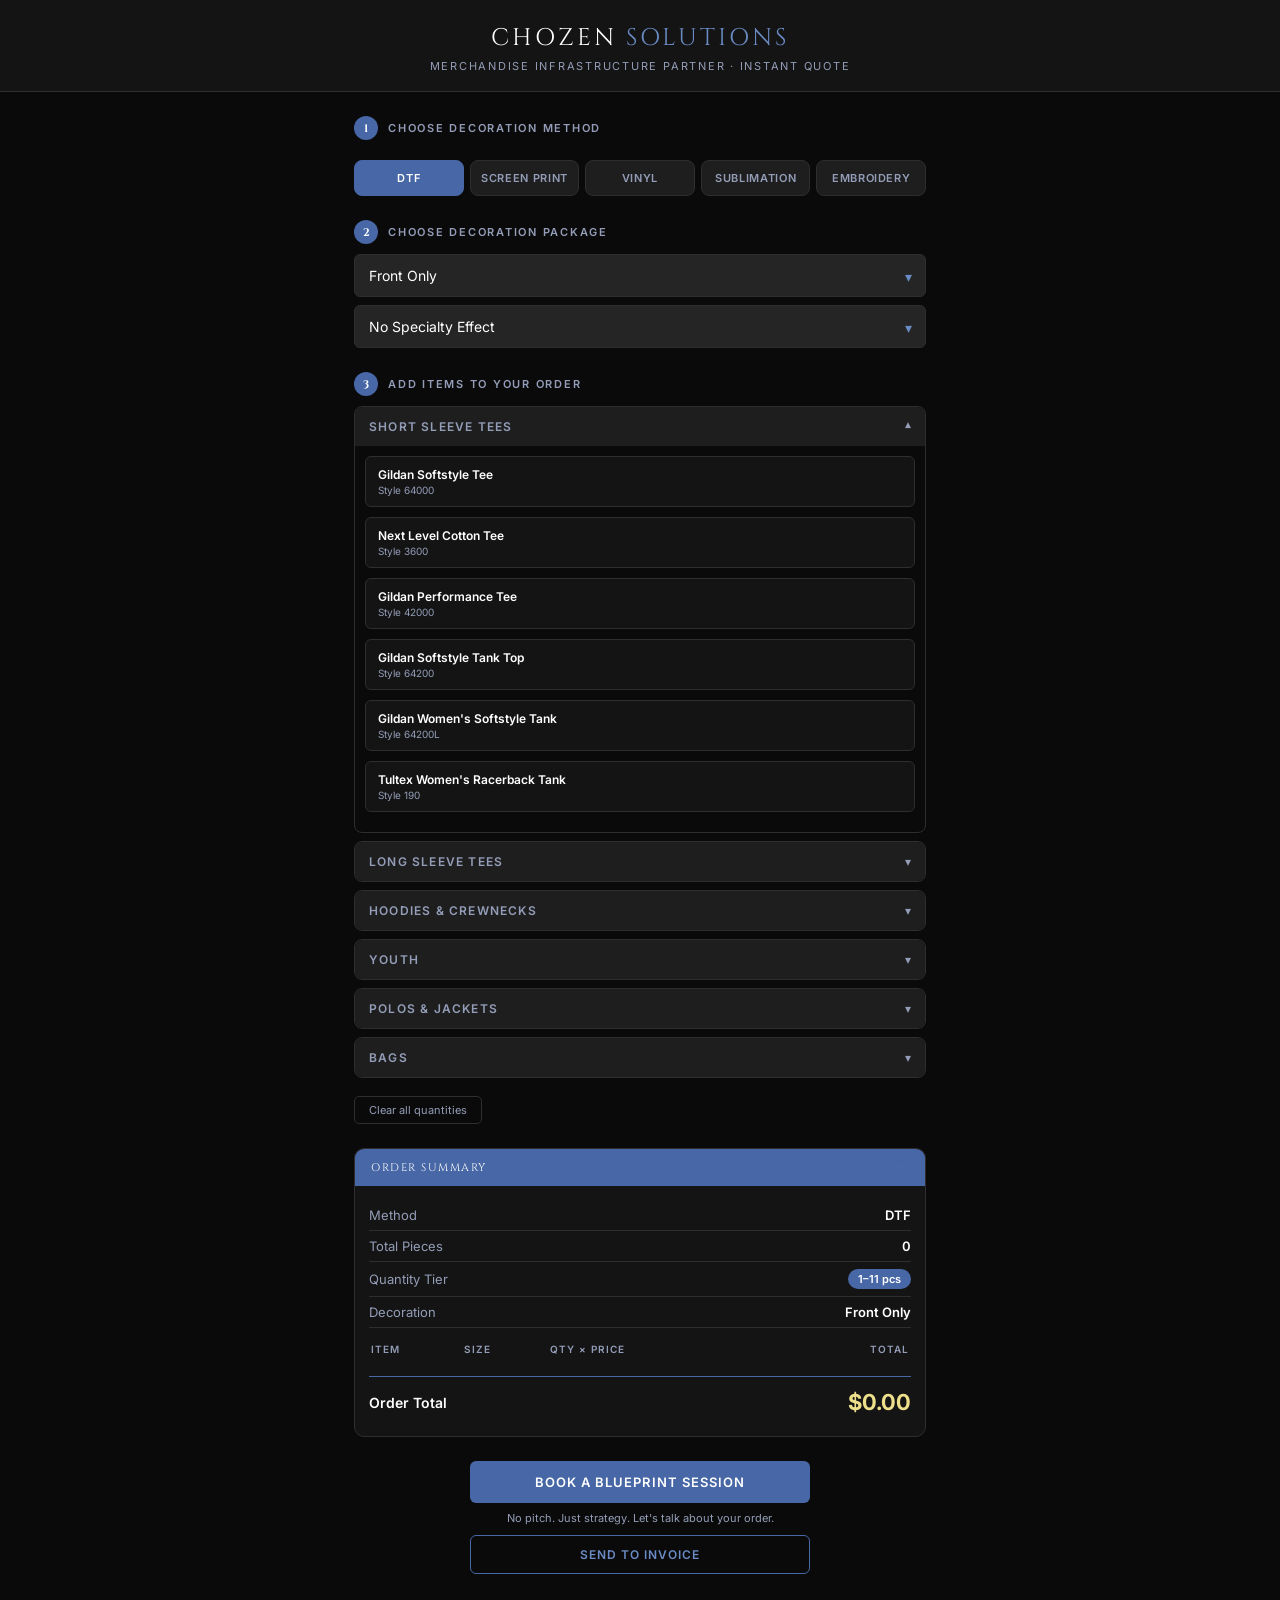
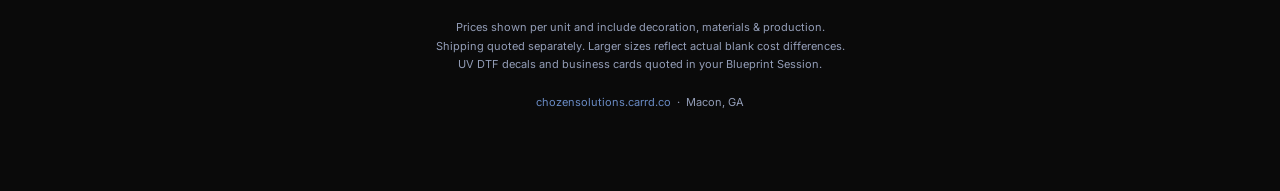
<file: quote-calculator.html>
<!DOCTYPE html>
<html lang="en">
<head>
<meta charset="UTF-8">
<meta name="viewport" content="width=device-width, initial-scale=1.0">
<title>Chozen Solutions, Instant Quote</title>
<link href="https://fonts.googleapis.com/css2?family=Cinzel:wght@400;700&family=Inter:wght@300;400;500;600&display=swap" rel="stylesheet">
<style>
*,*::before,*::after{box-sizing:border-box;margin:0;padding:0}
:root{--dark:#0A0A0A;--panel:#141414;--panel2:#1E1E1E;--blue:#4767A6;--blue-lt:#6A8BC4;--brown:#935A16;--tan:#EEE08B;--silver:#939DB7;--white:#FFFFFF;--input-bg:#252525;--border:#2E2E2E}
body{background:var(--dark);color:var(--white);font-family:'Inter',sans-serif;font-size:14px;min-height:100vh;padding-bottom:80px}
header{background:var(--panel);border-bottom:1px solid var(--border);padding:22px 20px 18px;text-align:center}
.logo-word{font-family:'Cinzel',serif;font-size:clamp(17px,4vw,24px);letter-spacing:.12em}
.logo-word span{color:var(--blue-lt)}
.tagline{font-size:11px;color:var(--silver);letter-spacing:.16em;text-transform:uppercase;margin-top:5px}
.container{max-width:600px;margin:0 auto;padding:0 14px}

/* Method tabs */
.method-tabs{display:grid;grid-template-columns:repeat(5,1fr);gap:6px;margin-top:20px}
.method-tab{background:var(--panel2);border:1px solid var(--border);border-radius:8px;padding:10px 4px;text-align:center;font-size:11px;font-weight:600;letter-spacing:.06em;text-transform:uppercase;color:var(--silver);cursor:pointer;transition:all .15s;user-select:none}
.method-tab.active{background:var(--blue);border-color:var(--blue);color:var(--white)}
.method-tab:hover:not(.active){background:#242424}

.step-label{display:flex;align-items:center;gap:10px;margin:24px 0 10px}
.step-num{background:var(--blue);color:var(--white);font-family:'Cinzel',serif;font-size:11px;font-weight:700;width:24px;height:24px;border-radius:50%;display:flex;align-items:center;justify-content:center;flex-shrink:0}
.step-title{font-size:11px;font-weight:600;letter-spacing:.16em;text-transform:uppercase;color:var(--silver)}

.select-wrap{position:relative;width:100%;margin-bottom:8px}
.select-wrap::after{content:'\25be';position:absolute;right:14px;top:50%;transform:translateY(-50%);color:var(--blue-lt);pointer-events:none}
select{width:100%;background:var(--input-bg);border:1px solid var(--border);border-radius:6px;color:var(--white);font-family:'Inter',sans-serif;font-size:14px;padding:12px 40px 12px 14px;appearance:none;cursor:pointer}
select:focus{outline:none;border-color:var(--blue)}

.method-note{background:rgba(71,103,166,.12);border:1px solid rgba(71,103,166,.4);border-radius:8px;padding:10px 13px;font-size:12px;color:var(--blue-lt);line-height:1.5;margin-bottom:6px}
.method-note strong{color:var(--white)}
.warn-note{background:rgba(147,90,22,.15);border:1px solid rgba(147,90,22,.4);border-radius:8px;padding:10px 13px;font-size:12px;color:var(--tan);line-height:1.5;margin-bottom:6px;display:none}
.warn-note.visible{display:block}

.cat-block{margin-bottom:8px;border:1px solid var(--border);border-radius:8px;overflow:hidden}
.cat-header{display:flex;align-items:center;justify-content:space-between;padding:12px 14px;background:var(--panel2);cursor:pointer;user-select:none;transition:background .15s}
.cat-header:hover{background:#242424}
.cat-header.has-items{border-left:3px solid var(--blue)}
.cat-name{font-size:12px;font-weight:600;letter-spacing:.1em;text-transform:uppercase;color:var(--silver)}
.cat-header.has-items .cat-name{color:var(--white)}
.cat-count{font-size:11px;color:var(--blue-lt);font-weight:600}
.cat-chevron{color:var(--silver);font-size:12px;transition:transform .2s}
.cat-chevron.open{transform:rotate(180deg)}
.cat-body{display:none;padding:10px}
.cat-body.open{display:block}

.prod-block{margin-bottom:10px;background:var(--panel);border:1px solid var(--border);border-radius:6px;overflow:hidden}
.prod-block.has-items{border-color:var(--blue)}
.prod-header{padding:10px 12px;display:flex;align-items:center;justify-content:space-between;cursor:pointer}
.prod-name{font-size:12px;font-weight:600;color:var(--white)}
.prod-style{font-size:10px;color:var(--silver);margin-top:2px}
.prod-subtotal{font-size:12px;font-weight:700;color:var(--tan)}
.prod-sizes{display:none;padding:0 12px 10px}
.prod-sizes.open{display:block}
.size-grid{display:grid;grid-template-columns:1fr 1fr;gap:6px;margin-top:8px}
.size-row{background:var(--panel2);border:1px solid var(--border);border-radius:5px;display:flex;align-items:center;justify-content:space-between;padding:8px 10px;transition:border-color .15s}
.size-row.active{border-color:var(--blue)}
.size-label{font-size:12px;font-weight:600;min-width:38px}
.qty-controls{display:flex;align-items:center;gap:5px}
.qty-btn{background:var(--dark);border:1px solid var(--border);color:var(--white);width:24px;height:24px;border-radius:4px;font-size:15px;cursor:pointer;display:flex;align-items:center;justify-content:center;user-select:none;transition:background .1s}
.qty-btn:hover{background:var(--blue);border-color:var(--blue)}
.qty-input{background:transparent;border:none;color:var(--white);font-family:'Inter',sans-serif;font-size:13px;font-weight:600;width:28px;text-align:center}
.qty-input:focus{outline:none}

.summary-card{background:var(--panel);border:1px solid var(--border);border-radius:10px;margin-top:24px;overflow:hidden}
.summary-hdr{background:var(--blue);padding:11px 16px;font-family:'Cinzel',serif;font-size:11px;letter-spacing:.14em;text-transform:uppercase;display:flex;justify-content:space-between;align-items:center}
.summary-body{padding:14px}
.summary-line{display:flex;justify-content:space-between;align-items:center;padding:7px 0;border-bottom:1px solid var(--border);font-size:13px}
.summary-line:last-child{border-bottom:none}
.summary-line .lbl{color:var(--silver)}
.summary-line .val{font-weight:600}
.summary-line.total-line .lbl{color:var(--white);font-size:14px;font-weight:600}
.summary-line.total-line .val{color:var(--tan);font-size:22px;font-weight:700}
.tier-badge{display:inline-block;background:var(--blue);color:var(--white);font-size:11px;font-weight:600;padding:3px 10px;border-radius:20px}
.line-items{width:100%;margin-top:10px}
.line-items th{font-size:10px;font-weight:600;letter-spacing:.1em;text-transform:uppercase;color:var(--silver);text-align:left;padding:3px 0 7px}
.line-items th:last-child{text-align:right}
.line-items td{font-size:12px;padding:4px 0;border-top:1px solid var(--border)}
.line-items td:nth-child(3){color:var(--silver)}
.line-items td:last-child{text-align:right;color:var(--tan);font-weight:600}

.tier-tip{background:rgba(147,90,22,.15);border:1px solid rgba(147,90,22,.4);border-radius:8px;padding:11px 13px;margin-top:12px;font-size:12px;color:var(--tan);line-height:1.5;display:none}
.tier-tip.visible{display:block}
.tier-tip strong{color:var(--white)}

/* Owner adjustment */
.owner-toggle{font-size:10px;color:rgba(147,157,183,.35);cursor:pointer;user-select:none;letter-spacing:.1em}
.owner-panel{display:none;background:var(--panel2);border-top:1px solid var(--border);padding:12px 14px}
.owner-panel.open{display:block}
.owner-row{display:flex;gap:8px;align-items:center;flex-wrap:wrap}
.owner-row label{font-size:11px;color:var(--silver);letter-spacing:.08em;text-transform:uppercase}
.owner-input{background:var(--input-bg);border:1px solid var(--border);border-radius:5px;color:var(--white);font-family:'Inter',sans-serif;font-size:13px;padding:7px 10px;width:90px}
.owner-input:focus{outline:none;border-color:var(--blue)}
.owner-seg{display:flex;border:1px solid var(--border);border-radius:5px;overflow:hidden}
.owner-seg span{padding:7px 12px;font-size:12px;cursor:pointer;background:var(--input-bg);color:var(--silver)}
.owner-seg span.on{background:var(--blue);color:var(--white)}
.adj-line{color:var(--tan)}

.cta-block{margin-top:24px;text-align:center}
.cta-btn{display:inline-block;background:var(--blue);color:var(--white);font-family:'Inter',sans-serif;font-size:13px;font-weight:600;letter-spacing:.08em;text-transform:uppercase;text-decoration:none;padding:13px 28px;border-radius:6px;border:none;cursor:pointer;transition:background .2s;width:100%;max-width:340px}
.cta-btn:hover{background:var(--blue-lt)}
.cta-note{font-size:11px;color:var(--silver);margin-top:8px}
.clear-btn{background:none;border:1px solid var(--border);color:var(--silver);font-family:'Inter',sans-serif;font-size:11px;padding:6px 14px;border-radius:5px;cursor:pointer;margin-top:10px;transition:border-color .15s,color .15s}
.clear-btn:hover{border-color:var(--brown);color:var(--tan)}
.invoice-btn{display:block;width:100%;max-width:340px;margin:10px auto 0;background:none;border:1.5px solid var(--blue);color:var(--blue-lt);font-family:'Inter',sans-serif;font-size:12px;font-weight:600;letter-spacing:.08em;text-transform:uppercase;padding:11px 20px;border-radius:6px;cursor:pointer;transition:all .2s}
.invoice-btn:hover{background:var(--blue);color:var(--white)}

footer{text-align:center;margin-top:44px;padding:0 20px;font-size:11px;color:var(--silver);line-height:1.7}
footer a{color:var(--blue-lt);text-decoration:none}
@media(max-width:380px){.size-grid{grid-template-columns:1fr}.method-tabs{grid-template-columns:repeat(2,1fr)}}
</style>
</head>
<body>
<header>
  <div class="logo-word">CHOZEN <span>SOLUTIONS</span></div>
  <div class="tagline">Merchandise Infrastructure Partner &middot; Instant Quote</div>
</header>

<div class="container">

  <!-- STEP 1: METHOD -->
  <div class="step-label"><div class="step-num">1</div><div class="step-title">Choose Decoration Method</div></div>
  <div class="method-tabs">
    <div class="method-tab active" data-m="dtf" onclick="setMethod('dtf')">DTF</div>
    <div class="method-tab" data-m="screen" onclick="setMethod('screen')">Screen Print</div>
    <div class="method-tab" data-m="vinyl" onclick="setMethod('vinyl')">Vinyl</div>
    <div class="method-tab" data-m="sub" onclick="setMethod('sub')">Sublimation</div>
    <div class="method-tab" data-m="emb" onclick="setMethod('emb')">Embroidery</div>
  </div>

  <!-- STEP 2: OPTIONS -->
  <div class="step-label"><div class="step-num">2</div><div class="step-title" id="step2Title">Choose Decoration Package</div></div>

  <!-- DTF options -->
  <div id="opts_dtf">
    <div class="select-wrap" id="pkgWrap">
      <select id="dtfPkg" onchange="calculate()">
        <option value="front">Front Only</option>
        <option value="fb">Front + Back</option>
        <option value="fbs_small">Front + Back + Small Sleeve Print (up to 5")</option>
        <option value="fbs_full">Front + Back + Full-Length Sleeve Print</option>
        <option value="f_small">Front + Small Sleeve Print</option>
      </select>
    </div>
    <div class="select-wrap">
      <select id="dtfEffect" onchange="onEffectChange()">
        <option value="none">No Specialty Effect</option>
        <option value="goldfoil">Gold Foil</option>
        <option value="glitter">Glitter DTF</option>
        <option value="glow">Glow in the Dark</option>
        <option value="reflective">Reflective</option>
        <option value="iridescent">Iridescent</option>
        <option value="pearl">Pearl</option>
        <option value="thermochromic">Thermochromic (Color Change)</option>
        <option value="puff">Puff Print (Raised)</option>
      </select>
    </div>
    <div class="select-wrap" id="effectSizeWrap" style="display:none">
      <select id="dtfEffectSize" onchange="calculate()">
        <option value="chest">Chest Hit (4"x4")</option>
        <option value="standard">Standard (11"x11")</option>
        <option value="full">Full Size (14"x12")</option>
      </select>
    </div>
    <div class="method-note" id="effectNote" style="display:none">Specialty effect is its own decoration, one full print location per piece. It replaces the standard package above, not added on top of it.</div>
  </div>

  <!-- Screen print options -->
  <div id="opts_screen" style="display:none">
    <div class="select-wrap">
      <select id="spColors" onchange="calculate()">
        <option value="1">1 Color</option>
        <option value="2">2 Colors</option>
        <option value="3">3 Colors</option>
        <option value="4">4 Colors (72+ pieces)</option>
        <option value="5">5 Colors (72+ pieces)</option>
        <option value="6">6 Colors (72+ pieces)</option>
      </select>
    </div>
    <div class="select-wrap">
      <select id="spLocations" onchange="calculate()">
        <option value="1">One Print Location</option>
        <option value="2">Two Print Locations</option>
      </select>
    </div>
    <div class="method-note"><strong>Screen printing minimum: 24 pieces.</strong> Best value at 72+ pieces. Includes screen setup in your price.</div>
    <div class="warn-note" id="spWarn"></div>
  </div>

  <!-- Vinyl options -->
  <div id="opts_vinyl" style="display:none">
    <div class="select-wrap">
      <select id="vinylType" onchange="calculate()">
        <option value="easy">Standard Vinyl (EasyWeed)</option>
        <option value="glitter">Glitter Vinyl</option>
      </select>
    </div>
    <div class="select-wrap">
      <select id="vinylCoverage" onchange="calculate()">
        <option value="quarter">Small Design (chest logo, name)</option>
        <option value="half">Medium Design (half-sheet coverage)</option>
        <option value="full">Large Design (full-sheet coverage)</option>
      </select>
    </div>
    <div class="method-note">Vinyl is cut, weeded, and heat-pressed by hand. Ideal for names, numbers, and bold single-color designs.</div>
  </div>

  <!-- Sublimation options -->
  <div id="opts_sub" style="display:none">
    <div class="select-wrap">
      <select id="subSize" onchange="calculate()">
        <option value="half">Standard Print (up to 8.5 x 11)</option>
        <option value="full">Large Print (up to 11 x 17)</option>
      </select>
    </div>
    <div class="method-note"><strong>Apparel pricing above applies to polyester-rich garments.</strong> Sublimation mugs are priced separately below, by the mug, not by garment size.</div>
  </div>

  <!-- Embroidery options -->
  <div id="opts_emb" style="display:none">
    <div class="select-wrap">
      <select id="embStitch" onchange="calculate()">
        <option value="low">Under 7,000 Stitches</option>
        <option value="high">7,000-10,000 Stitches</option>
        <option value="over">Over 10,000 Stitches</option>
      </select>
    </div>
    <div class="select-wrap">
      <select id="embLocations" onchange="calculate()">
        <option value="1">One Location</option>
        <option value="2">Two Locations (+$5.00)</option>
      </select>
    </div>
    <div class="select-wrap">
      <select id="embBubbleFoam" onchange="calculate()">
        <option value="0">No Bubble Foam</option>
        <option value="1">Bubble Foam / 3D Puff Patch (+$4.00)</option>
      </select>
    </div>
    <div class="select-wrap">
      <select id="embPersonalize" onchange="calculate()">
        <option value="0">No Personalization</option>
        <option value="1">Names / Numbers (+$16.00)</option>
      </select>
    </div>
    <div class="select-wrap">
      <select id="embDigitize" onchange="calculate()">
        <option value="0">Using Existing Digitized Logo</option>
        <option value="1">New Logo, Needs Digitizing (one-time $27)</option>
      </select>
    </div>
    <div class="method-note"><strong>No order minimum.</strong> Designs over 10,000 stitches or with unusually high thread color counts are quoted directly.</div>
    <div class="warn-note" id="embWarn"></div>
  </div>

  <!-- STEP 3: ITEMS -->
  <div class="step-label"><div class="step-num">3</div><div class="step-title">Add Items to Your Order</div></div>
  <div id="catalogAccordion"></div>
  <button class="clear-btn" onclick="clearAll()">Clear all quantities</button>

  <!-- SUMMARY -->
  <div class="summary-card">
    <div class="summary-hdr"><span>Order Summary</span><span class="owner-toggle" onclick="toggleOwner()">&middot;&middot;&middot;</span></div>
    <div class="owner-panel" id="ownerPanel">
      <div class="owner-row">
        <label>Adjustment</label>
        <div class="owner-seg">
          <span id="segDollar" class="on" onclick="setAdjMode('dollar')">$</span>
          <span id="segPct" onclick="setAdjMode('pct')">%</span>
        </div>
        <input class="owner-input" id="adjValue" type="number" min="0" value="0" placeholder="0" oninput="calculate()">
        <button class="clear-btn" style="margin-top:0" onclick="clearAdj()">Reset</button>
      </div>
    </div>
    <div class="summary-body">
      <div class="summary-line"><span class="lbl">Method</span><span class="val" id="methodLabel">DTF</span></div>
      <div class="summary-line"><span class="lbl">Total Pieces</span><span class="val" id="totalPcs">0</span></div>
      <div class="summary-line"><span class="lbl">Quantity Tier</span><span class="val"><span class="tier-badge" id="tierBadge">&mdash;</span></span></div>
      <div class="summary-line"><span class="lbl">Decoration</span><span class="val" id="decoLabel">Front Only</span></div>
      <table class="line-items">
        <thead><tr><th>Item</th><th>Size</th><th>Qty &times; Price</th><th>Total</th></tr></thead>
        <tbody id="lineBody"></tbody>
      </table>
      <div class="summary-line" id="digitizeLine" style="display:none"><span class="lbl">One-time digitizing</span><span class="val" id="digitizeAmt"></span></div>
      <div class="summary-line" id="adjLine" style="display:none"><span class="lbl adj-line">Adjustment</span><span class="val adj-line" id="adjAmt"></span></div>
      <div class="summary-line total-line" style="margin-top:12px;padding-top:12px;border-top:1px solid var(--blue)">
        <span class="lbl">Order Total</span><span class="val" id="orderTotal">$0.00</span>
      </div>
    </div>
  </div>

  <div class="tier-tip" id="tierTip"></div>

  <div class="cta-block">
    <a href="https://calendly.com/davis-chozensolutions/30min" target="_blank" class="cta-btn">Book a Blueprint Session</a>
    <div class="cta-note">No pitch. Just strategy. Let's talk about your order.</div>
    <button class="invoice-btn" onclick="sendToInvoice()">Send to Invoice</button>
  </div>
</div>

<footer>
  Prices shown per unit and include decoration, materials &amp; production.<br>
  Shipping quoted separately. Larger sizes reflect actual blank cost differences.<br>
  UV DTF decals and business cards quoted in your Blueprint Session.<br><br>
  <a href="https://chozensolutions.carrd.co">chozensolutions.carrd.co</a> &nbsp;&middot;&nbsp; Macon, GA
</footer>

<script>
// == PRICING CONSTANTS ==========================================
const PACKAGING = 0.45;
const DTF_OVERHEAD = { "1-11":6.47, "12-49":5.47, "50-99":4.47, "100+":3.47 };
// DTF image rates: gang-sheet economics, $5.50/image; small sleeve $2.50
const DTF_IMG = { front:5.50, back:5.50, sleeveSmall:2.50, sleeveFull:5.50 };
// DTF labor by tier (front/back/sleeve dollars)
const DTF_LABOR = {"1-11":{f:12,b:8,s:4},"12-49":{f:10,b:6,s:2},"50-99":{f:8,b:4,s:2},"100+":{f:6,b:3,s:2}};

// DTF specialty effects: REPLACES the standard image/package entirely (not additive).
// Deco cost = Jiffy vendor cost x 1.75 markup, using Jiffy's real reference sizes.
const DTF_EFFECT_DECO = { chest:2.80, standard:21.175, full:29.40 }; // 4x4 / 11x11 / 14x12
const DTF_PUFF_DECO = 13.00; // flat regardless of size, per Davis 2026-07-19

// Sublimation mugs: JP Plus cost basis, direct tier price card (blank cost baked in)
const MUG_PRICE = {
  economy:    { "1-11":18.00, "12-49":16.00, "50-99":14.50, "100+":13.00 },
  innercolor: { "1-11":21.00, "12-49":19.00, "50-99":17.00, "100+":15.50 }
};
const MUG_CATALOG = [
  { id:"mug_economy", name:"Economy Sublimation Mug", style:"XP8438", type:"economy", sizes:{"11oz":0,"15oz":0} },
  { id:"mug_inner",   name:"15oz Inner Color Mug",    style:"XP8541", type:"innercolor", sizes:{"15oz":0} },
];

// Screen print vendor cost per print location (qty tier x colors)
const SP_COST = {
  "24-47":  {1:1.90,2:2.30,3:2.70,4:null,5:null,6:null},
  "48-71":  {1:1.55,2:1.90,3:2.00,4:null,5:null,6:null},
  "72-143": {1:1.40,2:1.60,3:1.75,4:1.90,5:2.05,6:2.10},
  "144-239":{1:1.30,2:1.55,3:1.60,4:1.80,5:1.95,6:2.00},
  "240-359":{1:1.25,2:1.45,3:1.55,4:1.70,5:1.85,6:1.95},
  "360-499":{1:1.10,2:1.25,3:1.35,4:1.50,5:1.65,6:1.80},
  "500-1199":{1:1.05,2:1.20,3:1.30,4:1.40,5:1.60,6:1.75}
};
const SP_SCREEN_CHARGE = 15; // per color, one-time
// Markup matrix: garment tier x qty tier (as multiplier percents)
const SP_MARKUP = {
  basic:   {"24-47":1.80,"48-71":1.70,"72-143":1.60,"144-239":1.45,"240-359":1.30,"360-499":1.15,"500-1199":1.00},
  mid:     {"24-47":1.50,"48-71":1.40,"72-143":1.30,"144-239":1.20,"240-359":1.10,"360-499":1.00,"500-1199":0.90},
  premium: {"24-47":1.20,"48-71":1.10,"72-143":1.00,"144-239":0.90,"240-359":0.85,"360-499":0.80,"500-1199":0.75}
};

// Vinyl & Sublimation (cost-based, single adjustable markup)
const SOFT_MARKUP = 0.60; // 60 percent markup on decoration cost
const VINYL = {
  easy:    {material:6.00},   // per full 11.8x12 sheet
  glitter: {material:8.83}
};
const VINYL_LABOR_FULL = 12.00;
const VINYL_FRACTION = { quarter:0.25, half:0.5, full:1 };
const SUB = { half:{paper:0.17, ink:0.30, labor:4.50}, full:{paper:0.34, ink:0.60, labor:9.00} };
const GARMENT_MARKUP_SOFT = 1.5; // blank markup for vinyl/sub garments

// Embroidery (Udderly Custom, effective 7/1/2026, confirmed no order minimum)
const EMB_COST = {
  "1-12":    [4.40, 5.50],
  "13-24":   [4.00, 4.90],
  "25-60":   [3.70, 4.45],
  "61-120":  [3.30, 4.20],
  "121-249": [3.25, 3.95],
  "250-499": [3.10, 3.75],
  "500-749": [2.80, 3.40]
};
const EMB_SECOND_LOC = 2.75;
const EMB_BUBBLE_FOAM_COST = 1.75;
const EMB_PERSONALIZE_COST = 9.00;
const EMB_DIGITIZE_COST = 15.00;
const EMB_MULT = 1.75;

// == CATALOG ====================================================
const CATALOG = [
  { cat:"Short Sleeve Tees", items:[
    { id:"64000",  name:"Gildan Softstyle Tee",          style:"64000",   sizes:{"XS":3.58,"S":3.58,"M":3.58,"L":3.58,"XL":3.58,"2XL":5.33,"3XL":6.76,"4XL":6.76,"5XL":6.76} },
    { id:"3600",   name:"Next Level Cotton Tee",          style:"3600",    sizes:{"XS":4.20,"S":4.20,"M":4.20,"L":4.20,"XL":4.20,"2XL":5.83,"3XL":7.19,"4XL":8.53,"5XL":9.29,"6XL":9.72} },
    { id:"42000",  name:"Gildan Performance Tee",         style:"42000",   sizes:{"S":5.45,"M":5.45,"L":5.45,"XL":5.45,"2XL":7.14,"3XL":8.41} },
    { id:"64200",  name:"Gildan Softstyle Tank Top",      style:"64200",   sizes:{"S":4.13,"M":4.13,"L":4.13,"XL":4.13,"2XL":5.06} },
    { id:"64200L", name:"Gildan Women's Softstyle Tank",  style:"64200L",  sizes:{"S":4.33,"M":4.33,"L":4.33,"XL":4.33,"2XL":5.31} },
    { id:"190",    name:"Tultex Women's Racerback Tank",  style:"190",     sizes:{"TXS":2.87,"TS":2.87,"TM":2.87,"TL":2.87,"TXL":2.87,"T2XL":4.93} },
  ]},
  { cat:"Long Sleeve Tees", items:[
    { id:"64400",  name:"Gildan Softstyle Long Sleeve",   style:"64400",   sizes:{"S":6.80,"M":6.80,"L":6.80,"XL":6.80,"2XL":8.46,"3XL":9.75} },
    { id:"42400",  name:"Gildan Performance Long Sleeve", style:"42400",   sizes:{"S":8.40,"M":8.40,"L":8.40,"XL":8.40,"2XL":10.39,"3XL":12.12} },
  ]},
  { cat:"Hoodies & Crewnecks", items:[
    { id:"18500",  name:"Gildan Heavy Blend Hoodie",      style:"18500",   sizes:{"XS":13.14,"S":13.14,"M":13.14,"L":13.14,"XL":13.14,"2XL":16.20,"3XL":18.99,"4XL":18.99,"5XL":18.99} },
    { id:"18000",  name:"Gildan Heavy Blend Crewneck",    style:"18000",   sizes:{"XS":7.30,"S":7.30,"M":7.30,"L":7.30,"XL":7.30,"2XL":8.94,"3XL":9.90,"4XL":9.90,"5XL":9.90} },
  ]},
  { cat:"Youth", items:[
    { id:"64000B", name:"Gildan Youth Softstyle Tee",     style:"64000B",  sizes:{"GXS":3.11,"GS":3.11,"GM":3.11,"GL":3.11,"GXL":3.11} },
    { id:"18500B", name:"Gildan Youth Heavy Blend Hoodie",style:"18500B",  sizes:{"GXS":12.68,"GS":12.68,"GM":12.68,"GL":12.68,"GXL":12.68} },
  ]},
  { cat:"Polos & Jackets", items:[
    { id:"8800",   name:"Gildan DryBlend Jersey Polo",    style:"8800",    sizes:{"S":7.55,"M":7.55,"L":7.55,"XL":7.55,"2XL":10.00,"3XL":11.51,"4XL":11.51,"5XL":11.51} },
    { id:"88181",  name:"CORE365 Performance Piqu&eacute; Polo", style:"88181",   sizes:{"XS":9.27,"S":9.27,"M":9.27,"L":9.27,"XL":9.27,"2XL":10.30,"3XL":12.36,"4XL":13.39,"5XL":14.42,"6XL":15.45} },
    { id:"TT77",   name:"Team 365 Packable Anorak Jacket",style:"TT77",    sizes:{"XS":18.02,"S":18.02,"M":18.02,"L":18.02,"XL":18.02,"2XL":19.05,"3XL":20.08,"4XL":21.11} },
  ]},
  { cat:"Bags", items:[
    { id:"8886",   name:"Liberty Bags Value Drawstring",  style:"8886",    sizes:{"One Size":2.18} },
    { id:"8881",   name:"Liberty Bags Drawstring Pack",   style:"8881",    sizes:{"One Size":4.17} },
  ]},
];

// == STATE ======================================================
let METHOD = "dtf";
let ADJ_MODE = "dollar";
let LAST_LINE_ITEMS = [];

// == HELPERS ====================================================
function fmt(n){ return "$"+n.toFixed(2).replace(/\B(?=(\d{3})+(?!\d))/g,","); }
function roundHalf(p){ let r = Math.ceil(p*2)/2; if(r%1===0.5) r+=0.5; return r; }
function dtfTier(n){ return n>=100?"100+":n>=50?"50-99":n>=12?"12-49":"1-11"; }
function spTier(n){
  if(n<24) return null;
  if(n<=47) return "24-47"; if(n<=71) return "48-71"; if(n<=143) return "72-143";
  if(n<=239) return "144-239"; if(n<=359) return "240-359"; if(n<=499) return "360-499";
  return "500-1199";
}
function garmentTier(blank){ return blank<5?"basic":blank<=10?"mid":"premium"; }

// == UNIT PRICE ENGINES =========================================
function dtfUnit(blank, tier, pkg, effect, effectSize){
  const L = DTF_LABOR[tier];
  // Specialty effect REPLACES the standard package entirely: one location, its own deco cost.
  if(effect && effect!=="none"){
    const decoCost = effect==="puff" ? DTF_PUFF_DECO : (DTF_EFFECT_DECO[effectSize] || 0);
    return roundHalf(blank + decoCost + L.f + PACKAGING + DTF_OVERHEAD[tier]);
  }
  let img=0, labor=0;
  if(pkg==="front"){ img=DTF_IMG.front; labor=L.f; }
  else if(pkg==="fb"){ img=DTF_IMG.front+DTF_IMG.back; labor=L.f+L.b; }
  else if(pkg==="fbs_small"){ img=DTF_IMG.front+DTF_IMG.back+DTF_IMG.sleeveSmall; labor=L.f+L.b+L.s; }
  else if(pkg==="fbs_full"){ img=DTF_IMG.front+DTF_IMG.back+DTF_IMG.sleeveFull; labor=L.f+L.b+L.s; }
  else if(pkg==="f_small"){ img=DTF_IMG.front+DTF_IMG.sleeveSmall; labor=L.f+L.s; }
  return roundHalf(blank + img + labor + PACKAGING + DTF_OVERHEAD[tier]);
}
function mugUnit(type, tier){
  return MUG_PRICE[type][tier];
}
function spUnit(blank, tier, colors, locations, totalQty){
  const perLoc = SP_COST[tier][colors];
  if(perLoc===null || perLoc===undefined) return null;
  const printCost = perLoc * locations;
  const screens = (SP_SCREEN_CHARGE * colors * locations) / totalQty;
  const cost = blank + printCost + screens + PACKAGING;
  const mult = 1 + SP_MARKUP[garmentTier(blank)][tier];
  return roundHalf(cost * mult);
}
function vinylUnit(blank, type, coverage){
  const frac = VINYL_FRACTION[coverage];
  const decoCost = (VINYL[type].material + VINYL_LABOR_FULL) * frac;
  const deco = decoCost * (1 + SOFT_MARKUP);
  return roundHalf(blank * GARMENT_MARKUP_SOFT + deco + PACKAGING);
}
function subUnit(blank, size){
  const c = SUB[size];
  const decoCost = c.paper + c.ink + c.labor;
  const deco = decoCost * (1 + SOFT_MARKUP);
  return roundHalf(blank * GARMENT_MARKUP_SOFT + deco + PACKAGING);
}
function getEmbTier(n){
  if(n>=750) return "750+";
  if(n>=500) return "500-749";
  if(n>=250) return "250-499";
  if(n>=121) return "121-249";
  if(n>=61)  return "61-120";
  if(n>=25)  return "25-60";
  if(n>=13)  return "13-24";
  return "1-12";
}
function embUnit(blank, tier, stitch, locations, bubbleFoam, personalize){
  const idx = stitch==="high" ? 1 : 0;
  const rate = EMB_COST[tier][idx];
  const addons = (locations>=2?EMB_SECOND_LOC:0) + (bubbleFoam?EMB_BUBBLE_FOAM_COST:0) + (personalize?EMB_PERSONALIZE_COST:0);
  const cost = blank + rate + addons + PACKAGING;
  return roundHalf(cost * EMB_MULT);
}
const EMB_DIGITIZE_RETAIL = roundHalf(EMB_DIGITIZE_COST * EMB_MULT);

// == UI BUILD ===================================================
function buildAccordion(){
  const acc = document.getElementById("catalogAccordion");
  acc.innerHTML = "";
  CATALOG.forEach((cat, ci) => {
    const catDiv = document.createElement("div");
    catDiv.className = "cat-block"; catDiv.id = "cat_"+ci;
    const hdr = document.createElement("div");
    hdr.className = "cat-header";
    hdr.innerHTML = `<span class="cat-name">${cat.cat}</span><div style="display:flex;align-items:center;gap:10px"><span class="cat-count" id="catcount_${ci}"></span><span class="cat-chevron" id="chevron_${ci}">\u25be</span></div>`;
    hdr.onclick = () => toggleCat(ci);
    const body = document.createElement("div");
    body.className = "cat-body"; body.id = "catbody_"+ci;
    cat.items.forEach((prod, pi) => {
      const pb = document.createElement("div");
      pb.className = "prod-block"; pb.id = `prod_${ci}_${pi}`;
      const ph = document.createElement("div");
      ph.className = "prod-header";
      ph.innerHTML = `<div><div class="prod-name">${prod.name}</div><div class="prod-style">Style ${prod.style}</div></div><span class="prod-subtotal" id="sub_${ci}_${pi}"></span>`;
      ph.onclick = () => toggleProd(ci, pi);
      const ps = document.createElement("div");
      ps.className = "prod-sizes"; ps.id = `sizes_${ci}_${pi}`;
      const grid = document.createElement("div");
      grid.className = "size-grid";
      Object.entries(prod.sizes).forEach(([sz]) => {
        const id = `qty_${ci}_${pi}_${sz.replace(/\s/g,"_")}`;
        const sr = document.createElement("div");
        sr.className = "size-row"; sr.id = `row_${id}`;
        sr.innerHTML = `<span class="size-label">${sz}</span><div class="qty-controls"><button class="qty-btn" onclick="adj('${id}',-1,event)">\u2212</button><input class="qty-input" id="${id}" type="number" min="0" value="0" oninput="calculate()"><button class="qty-btn" onclick="adj('${id}',1,event)">+</button></div>`;
        grid.appendChild(sr);
      });
      ps.appendChild(grid); pb.appendChild(ph); pb.appendChild(ps); body.appendChild(pb);
    });
    catDiv.appendChild(hdr); catDiv.appendChild(body); acc.appendChild(catDiv);
  });
  toggleCat(0);
  buildMugAccordion();
}
function buildMugAccordion(){
  const acc = document.getElementById("catalogAccordion");
  const catDiv = document.createElement("div");
  catDiv.className = "cat-block"; catDiv.id = "mugCatBlock"; catDiv.style.display = "none";
  const hdr = document.createElement("div");
  hdr.className = "cat-header";
  hdr.innerHTML = `<span class="cat-name">Sublimation Mugs</span><div style="display:flex;align-items:center;gap:10px"><span class="cat-count" id="mugcatcount"></span><span class="cat-chevron" id="mugchevron">\u25be</span></div>`;
  hdr.onclick = () => { const b=document.getElementById("mugcatbody"); const c=document.getElementById("mugchevron"); const o=b.classList.contains("open"); b.classList.toggle("open",!o); c.classList.toggle("open",!o); };
  const body = document.createElement("div");
  body.className = "cat-body"; body.id = "mugcatbody";
  const note = document.createElement("div");
  note.className = "method-note"; note.style.margin = "0 0 8px";
  note.innerHTML = "<strong>Inner Color Mug</strong> is available in 10 handle/rim colors. Color choice collected at checkout.";
  body.appendChild(note);
  MUG_CATALOG.forEach((prod, pi) => {
    const pb = document.createElement("div");
    pb.className = "prod-block"; pb.id = `mugprod_${pi}`;
    const ph = document.createElement("div");
    ph.className = "prod-header";
    ph.innerHTML = `<div><div class="prod-name">${prod.name}</div><div class="prod-style">Style ${prod.style}</div></div><span class="prod-subtotal" id="mugsub_${pi}"></span>`;
    ph.onclick = () => { document.getElementById(`mugsizes_${pi}`).classList.toggle("open"); };
    const ps = document.createElement("div");
    ps.className = "prod-sizes"; ps.id = `mugsizes_${pi}`;
    const grid = document.createElement("div");
    grid.className = "size-grid";
    Object.keys(prod.sizes).forEach((sz) => {
      const id = `mugqty_${pi}_${sz.replace(/\s/g,"_")}`;
      const sr = document.createElement("div");
      sr.className = "size-row"; sr.id = `row_${id}`;
      sr.innerHTML = `<span class="size-label">${sz}</span><div class="qty-controls"><button class="qty-btn" onclick="adj('${id}',-1,event)">\u2212</button><input class="qty-input" id="${id}" type="number" min="0" value="0" oninput="calculate()"><button class="qty-btn" onclick="adj('${id}',1,event)">+</button></div>`;
      grid.appendChild(sr);
    });
    ps.appendChild(grid); pb.appendChild(ph); pb.appendChild(ps); body.appendChild(pb);
  });
  catDiv.appendChild(hdr); catDiv.appendChild(body); acc.appendChild(catDiv);
}
function onEffectChange(){
  const eff = document.getElementById("dtfEffect").value;
  const wrap = document.getElementById("effectSizeWrap");
  const note = document.getElementById("effectNote");
  const pkgWrap = document.getElementById("pkgWrap");
  wrap.style.display = (eff!=="none" && eff!=="puff") ? "" : "none";
  note.style.display = (eff!=="none") ? "" : "none";
  pkgWrap.style.display = (eff!=="none") ? "none" : "";
  calculate();
}
function toggleCat(ci){
  const body = document.getElementById("catbody_"+ci);
  const chev = document.getElementById("chevron_"+ci);
  const isOpen = body.classList.contains("open");
  body.classList.toggle("open", !isOpen);
  chev.classList.toggle("open", !isOpen);
}
function toggleProd(ci, pi){ document.getElementById(`sizes_${ci}_${pi}`).classList.toggle("open"); }
function adj(id, d, e){
  e && e.stopPropagation();
  const inp = document.getElementById(id);
  if(!inp) return;
  inp.value = Math.max(0, (parseInt(inp.value)||0)+d);
  calculate();
}
function clearAll(){
  document.querySelectorAll(".qty-input").forEach(inp => { inp.value=0; });
  document.getElementById("dtfEffect").value = "none";
  document.getElementById("dtfEffectSize").value = "chest";
  document.getElementById("effectSizeWrap").style.display = "none";
  document.getElementById("effectNote").style.display = "none";
  document.getElementById("pkgWrap").style.display = "";
  calculate();
}

// == METHOD SWITCHING ===========================================
function setMethod(m){
  METHOD = m;
  document.querySelectorAll(".method-tab").forEach(t => t.classList.toggle("active", t.dataset.m===m));
  document.getElementById("opts_dtf").style.display = m==="dtf" ? "" : "none";
  document.getElementById("opts_screen").style.display = m==="screen" ? "" : "none";
  document.getElementById("opts_vinyl").style.display = m==="vinyl" ? "" : "none";
  document.getElementById("opts_sub").style.display = m==="sub" ? "" : "none";
  document.getElementById("opts_emb").style.display = m==="emb" ? "" : "none";
  const mugBlock = document.getElementById("mugCatBlock");
  if(mugBlock) mugBlock.style.display = m==="sub" ? "" : "none";
  const titles = {dtf:"Choose Decoration Package", screen:"Choose Colors & Locations", vinyl:"Choose Vinyl Type & Design Size", sub:"Choose Print Size", emb:"Choose Embroidery Options"};
  document.getElementById("step2Title").textContent = titles[m];
  calculate();
}

// == OWNER ADJUSTMENT ===========================================
function toggleOwner(){ document.getElementById("ownerPanel").classList.toggle("open"); }
function setAdjMode(m){
  ADJ_MODE = m;
  document.getElementById("segDollar").classList.toggle("on", m==="dollar");
  document.getElementById("segPct").classList.toggle("on", m==="pct");
  calculate();
}
function clearAdj(){ document.getElementById("adjValue").value = 0; calculate(); }

// == SEND TO INVOICE =============================================
function sendToInvoice(){
  if(LAST_LINE_ITEMS.length === 0){
    alert("Add at least one item to your order before sending to invoice.");
    return;
  }
  const payload = { door: "Door 1 \u2014 Custom Production", items: LAST_LINE_ITEMS };
  const json = JSON.stringify(payload);
  const encoded = encodeURIComponent(btoa(unescape(encodeURIComponent(json))));
  window.open("Chozen_Solutions_Invoice_Generator.html?data=" + encoded, "_blank");
}

// == CALCULATE ==================================================
function calculate(){
  const methodLabels = {dtf:"DTF", screen:"Screen Print", vinyl:"Vinyl (HTV)", sub:"Sublimation", emb:"Embroidery"};
  document.getElementById("methodLabel").textContent = methodLabels[METHOD];

  let totalPcs = 0;
  const entries = [];
  CATALOG.forEach((cat, ci) => {
    cat.items.forEach((prod, pi) => {
      Object.entries(prod.sizes).forEach(([sz, blank]) => {
        const id = `qty_${ci}_${pi}_${sz.replace(/\s/g,"_")}`;
        const inp = document.getElementById(id);
        if(!inp) return;
        const qty = parseInt(inp.value)||0;
        if(qty > 0){ totalPcs += qty; entries.push({prodName:prod.name, sz, blank, qty}); }
        document.getElementById("row_"+id).classList.toggle("active", qty>0);
      });
    });
  });

  // Per-method setup
  let decoLabel = "", tierLabel = "\u2014", unitFn = null, spWarnMsg = "", embWarnMsg = "";
  if(METHOD==="dtf"){
    const pkg = document.getElementById("dtfPkg").value;
    const effect = document.getElementById("dtfEffect").value;
    const effectSize = document.getElementById("dtfEffectSize").value;
    const pkgLabels = {front:"Front Only", fb:"Front + Back", fbs_small:"Front + Back + Small Sleeve", fbs_full:"Front + Back + Full Sleeve", f_small:"Front + Small Sleeve"};
    const effectLabels = {none:"", goldfoil:"Gold Foil", glitter:"Glitter DTF", glow:"Glow in the Dark", reflective:"Reflective", iridescent:"Iridescent", pearl:"Pearl", thermochromic:"Thermochromic", puff:"Puff Print"};
    const sizeLabels = {chest:"Chest Hit", standard:"Standard", full:"Full Size"};
    if(effect !== "none"){
      decoLabel = effectLabels[effect];
      if(effect !== "puff") decoLabel += " (" + sizeLabels[effectSize] + ")";
    } else {
      decoLabel = pkgLabels[pkg];
    }
    const tier = dtfTier(totalPcs);
    tierLabel = {"1-11":"1\u201311 pcs","12-49":"12\u201349 pcs","50-99":"50\u201399 pcs","100+":"100+ pcs"}[tier];
    unitFn = (blank) => dtfUnit(blank, tier, pkg, effect, effectSize);
  } else if(METHOD==="screen"){
    const colors = parseInt(document.getElementById("spColors").value);
    const locations = parseInt(document.getElementById("spLocations").value);
    decoLabel = `${colors} Color${colors>1?"s":""} \u00b7 ${locations} Location${locations>1?"s":""}`;
    const tier = spTier(totalPcs);
    if(tier===null && totalPcs>0){
      spWarnMsg = `Screen printing requires a minimum of <strong>24 pieces</strong>. You have ${totalPcs}. Add ${24-totalPcs} more, or switch to <strong>DTF</strong>, no minimums there.`;
      tierLabel = "Below minimum";
      unitFn = () => null;
    } else if(tier){
      if(colors>3 && (tier==="24-47"||tier==="48-71")){
        spWarnMsg = `<strong>${colors}-color printing requires 72+ pieces.</strong> Reduce colors to 3 or fewer, or increase quantity.`;
        unitFn = () => null;
        tierLabel = tier+" pcs";
      } else {
        tierLabel = tier+" pcs";
        unitFn = (blank) => spUnit(blank, tier, colors, locations, totalPcs);
      }
    }
  } else if(METHOD==="vinyl"){
    const type = document.getElementById("vinylType").value;
    const cov = document.getElementById("vinylCoverage").value;
    const covLabels = {quarter:"Small Design", half:"Medium Design", full:"Large Design"};
    decoLabel = (type==="easy"?"Standard Vinyl":"Glitter Vinyl")+" \u00b7 "+covLabels[cov];
    tierLabel = totalPcs+" pcs";
    unitFn = (blank) => vinylUnit(blank, type, cov);
  } else if(METHOD==="sub"){
    const size = document.getElementById("subSize").value;
    decoLabel = size==="full" ? "Large Print (11x17)" : "Standard Print (8.5x11)";
    tierLabel = totalPcs+" pcs";
    unitFn = (blank) => subUnit(blank, size);
  } else if(METHOD==="emb"){
    const stitch = document.getElementById("embStitch").value;
    const locations = parseInt(document.getElementById("embLocations").value);
    const bubbleFoam = document.getElementById("embBubbleFoam").value === "1";
    const personalize = document.getElementById("embPersonalize").value === "1";
    const stitchLabels = {low:"Under 7K Stitches", high:"7K-10K Stitches", over:"Over 10K Stitches"};
    decoLabel = stitchLabels[stitch] + (locations>=2 ? " \u00b7 2 Locations" : "");
    const tier = getEmbTier(totalPcs);
    const tl = {"1-12":"1\u201312 pcs","13-24":"13\u201324 pcs","25-60":"25\u201360 pcs","61-120":"61\u2013120 pcs","121-249":"121\u2013249 pcs","250-499":"250\u2013499 pcs","500-749":"500\u2013749 pcs","750+":"750+ pcs"};
    tierLabel = tl[tier];
    if(totalPcs > 0 && (tier==="750+" || stitch==="over")){
      embWarnMsg = tier==="750+"
        ? `Embroidery orders of <strong>750+ pieces</strong> are quoted directly. Book a Blueprint Session for exact pricing.`
        : `Designs over <strong>10,000 stitches</strong> are quoted directly. Book a Blueprint Session for exact pricing.`;
      unitFn = () => null;
    } else {
      unitFn = (blank) => embUnit(blank, tier, stitch, locations, bubbleFoam, personalize);
    }
  }

  const spWarn = document.getElementById("spWarn");
  if(spWarn){ spWarn.innerHTML = spWarnMsg; spWarn.classList.toggle("visible", !!spWarnMsg); }
  const embWarn = document.getElementById("embWarn");
  if(embWarn){ embWarn.innerHTML = embWarnMsg; embWarn.classList.toggle("visible", !!embWarnMsg); }

  // Mug quantities (sublimation only, priced independently of apparel tiers)
  let mugQty = 0;
  const mugEntries = [];
  MUG_CATALOG.forEach((prod, pi) => {
    let prodQty = 0;
    Object.keys(prod.sizes).forEach((sz) => {
      const id = `mugqty_${pi}_${sz.replace(/\s/g,"_")}`;
      const inp = document.getElementById(id);
      if(!inp) return;
      const qty = parseInt(inp.value)||0;
      document.getElementById("row_"+id)?.classList.toggle("active", qty>0);
      if(qty > 0){ mugQty += qty; prodQty += qty; mugEntries.push({prodName:prod.name, sz, qty, type:prod.type}); }
    });
    document.getElementById(`mugprod_${pi}`)?.classList.toggle("has-items", prodQty > 0);
  });
  const mugTier = dtfTier(mugQty);
  mugEntries.forEach(e => e.unitPrice = mugUnit(e.type, mugTier));
  MUG_CATALOG.forEach((prod, pi) => {
    let prodTotal = 0;
    mugEntries.filter(e => e.type===prod.type).forEach(e => { prodTotal += e.unitPrice*e.qty; });
    const subEl = document.getElementById(`mugsub_${pi}`);
    if(subEl) subEl.textContent = prodTotal > 0 ? fmt(prodTotal) : "";
  });
  const mugCC = document.getElementById("mugcatcount");
  if(mugCC) mugCC.textContent = mugQty > 0 ? `${mugQty} mug${mugQty>1?"s":""}` : "";
  document.getElementById("mugCatBlock")?.querySelector(".cat-header").classList.toggle("has-items", mugQty > 0);

  // Per-product subtotals + category counts
  CATALOG.forEach((cat, ci) => {
    let catPcs = 0;
    cat.items.forEach((prod, pi) => {
      let prodTotal = 0, prodPcs = 0;
      Object.entries(prod.sizes).forEach(([sz, blank]) => {
        const id = `qty_${ci}_${pi}_${sz.replace(/\s/g,"_")}`;
        const qty = parseInt(document.getElementById(id)?.value)||0;
        if(qty > 0){
          const up = unitFn ? unitFn(blank) : null;
          if(up!==null){ prodTotal += up*qty; }
          prodPcs += qty;
        }
      });
      const subEl = document.getElementById(`sub_${ci}_${pi}`);
      if(subEl) subEl.textContent = prodPcs > 0 && prodTotal > 0 ? fmt(prodTotal) : "";
      document.getElementById(`prod_${ci}_${pi}`)?.classList.toggle("has-items", prodPcs > 0);
      catPcs += prodPcs;
    });
    const cc = document.getElementById("catcount_"+ci);
    if(cc) cc.textContent = catPcs > 0 ? `${catPcs} pc${catPcs>1?"s":""}` : "";
    document.getElementById("cat_"+ci)?.querySelector(".cat-header").classList.toggle("has-items", catPcs > 0);
  });

  document.getElementById("totalPcs").textContent = totalPcs;
  document.getElementById("tierBadge").textContent = tierLabel;
  document.getElementById("decoLabel").textContent = decoLabel;

  const tbody = document.getElementById("lineBody");
  tbody.innerHTML = "";
  let grand = 0, allPriced = true;
  LAST_LINE_ITEMS = [];
  entries.forEach(({prodName, sz, blank, qty}) => {
    const up = unitFn ? unitFn(blank) : null;
    if(up===null){ allPriced = false; return; }
    const line = up*qty; grand += line;
    const tr = document.createElement("tr");
    tr.innerHTML = `<td style="font-size:11px;max-width:120px;overflow:hidden;text-overflow:ellipsis;white-space:nowrap">${prodName}</td><td>${sz}</td><td>${qty} \u00d7 ${fmt(up)}</td><td>${fmt(line)}</td>`;
    tbody.appendChild(tr);
    LAST_LINE_ITEMS.push({ desc: `${prodName} (${sz}) \u2014 ${decoLabel || methodLabels[METHOD]}`, qty, price: up });
  });
  if(METHOD==="sub"){
    mugEntries.forEach(({prodName, sz, qty, unitPrice}) => {
      const line = unitPrice*qty; grand += line;
      const tr = document.createElement("tr");
      tr.innerHTML = `<td style="font-size:11px;max-width:120px;overflow:hidden;text-overflow:ellipsis;white-space:nowrap">${prodName}</td><td>${sz}</td><td>${qty} \u00d7 ${fmt(unitPrice)}</td><td>${fmt(line)}</td>`;
      tbody.appendChild(tr);
      LAST_LINE_ITEMS.push({ desc: `${prodName} (${sz}) \u2014 Sublimation Mug`, qty, price: unitPrice });
    });
  }

  // One-time digitizing fee (embroidery only)
  const embDigitizeChecked = METHOD==="emb" && document.getElementById("embDigitize").value==="1";
  const showDigitize = embDigitizeChecked && totalPcs > 0 && !embWarnMsg;
  const digitizeLine = document.getElementById("digitizeLine");
  digitizeLine.style.display = showDigitize ? "flex" : "none";
  if(showDigitize){
    document.getElementById("digitizeAmt").textContent = fmt(EMB_DIGITIZE_RETAIL);
    grand += EMB_DIGITIZE_RETAIL;
    LAST_LINE_ITEMS.push({ desc: "One-time digitizing fee", qty: 1, price: EMB_DIGITIZE_RETAIL });
  }

  // Owner adjustment
  const adjVal = parseFloat(document.getElementById("adjValue").value)||0;
  let adjAmt = 0;
  if(adjVal > 0 && grand > 0){
    adjAmt = ADJ_MODE==="dollar" ? Math.min(adjVal, grand) : grand*(Math.min(adjVal,100)/100);
  }
  const adjLine = document.getElementById("adjLine");
  if(adjAmt > 0){
    adjLine.style.display = "flex";
    document.getElementById("adjAmt").textContent = "\u2212"+fmt(adjAmt);
  } else { adjLine.style.display = "none"; }

  document.getElementById("orderTotal").textContent = fmt(Math.max(0, grand-adjAmt));

  // Tier tips
  const tip = document.getElementById("tierTip");
  tip.classList.remove("visible");
  if(totalPcs > 0){
    if(METHOD==="dtf"){
      if(totalPcs < 12){ tip.innerHTML=`\ud83d\udca1 Add <strong>${12-totalPcs} more piece${12-totalPcs>1?"s":""}</strong> to unlock 12\u201349 pricing.`; tip.classList.add("visible"); }
      else if(totalPcs < 50){ tip.innerHTML=`\ud83d\udca1 Add <strong>${50-totalPcs} more piece${50-totalPcs>1?"s":""}</strong> to unlock 50\u201399 pricing.`; tip.classList.add("visible"); }
      else if(totalPcs < 100){ tip.innerHTML=`\ud83d\udca1 Add <strong>${100-totalPcs} more piece${100-totalPcs>1?"s":""}</strong> to unlock 100+ pricing, and ask about <strong>Door 2</strong>.`; tip.classList.add("visible"); }
      else { tip.innerHTML=`\u2705 You're at maximum volume pricing. <strong>Ask about Door 2</strong>, a managed merchandise partnership built for brands at your scale.`; tip.classList.add("visible"); }
      if(totalPcs >= 24){ tip.innerHTML += `<br>\ud83d\udca1 At ${totalPcs} pieces, <strong>screen printing</strong> may save you more. Tap the Screen Print tab to compare.`; tip.classList.add("visible"); }
    } else if(METHOD==="screen" && allPriced && totalPcs>=24){
      const t = spTier(totalPcs);
      const nexts = {"24-47":48,"48-71":72,"72-143":144,"144-239":240,"240-359":360,"360-499":500};
      if(nexts[t]){ tip.innerHTML=`\ud83d\udca1 Add <strong>${nexts[t]-totalPcs} more piece${nexts[t]-totalPcs>1?"s":""}</strong> to unlock the next pricing tier.`; tip.classList.add("visible"); }
      if(totalPcs >= 100){ tip.innerHTML += (tip.innerHTML?"<br>":"")+`\u2705 <strong>Ask about Door 2</strong>, a managed merchandise partnership built for brands at your scale.`; tip.classList.add("visible"); }
    }
  }
}

// == INIT ==
buildAccordion();
setMethod("dtf");
</script>
</body>
</html>
</file>
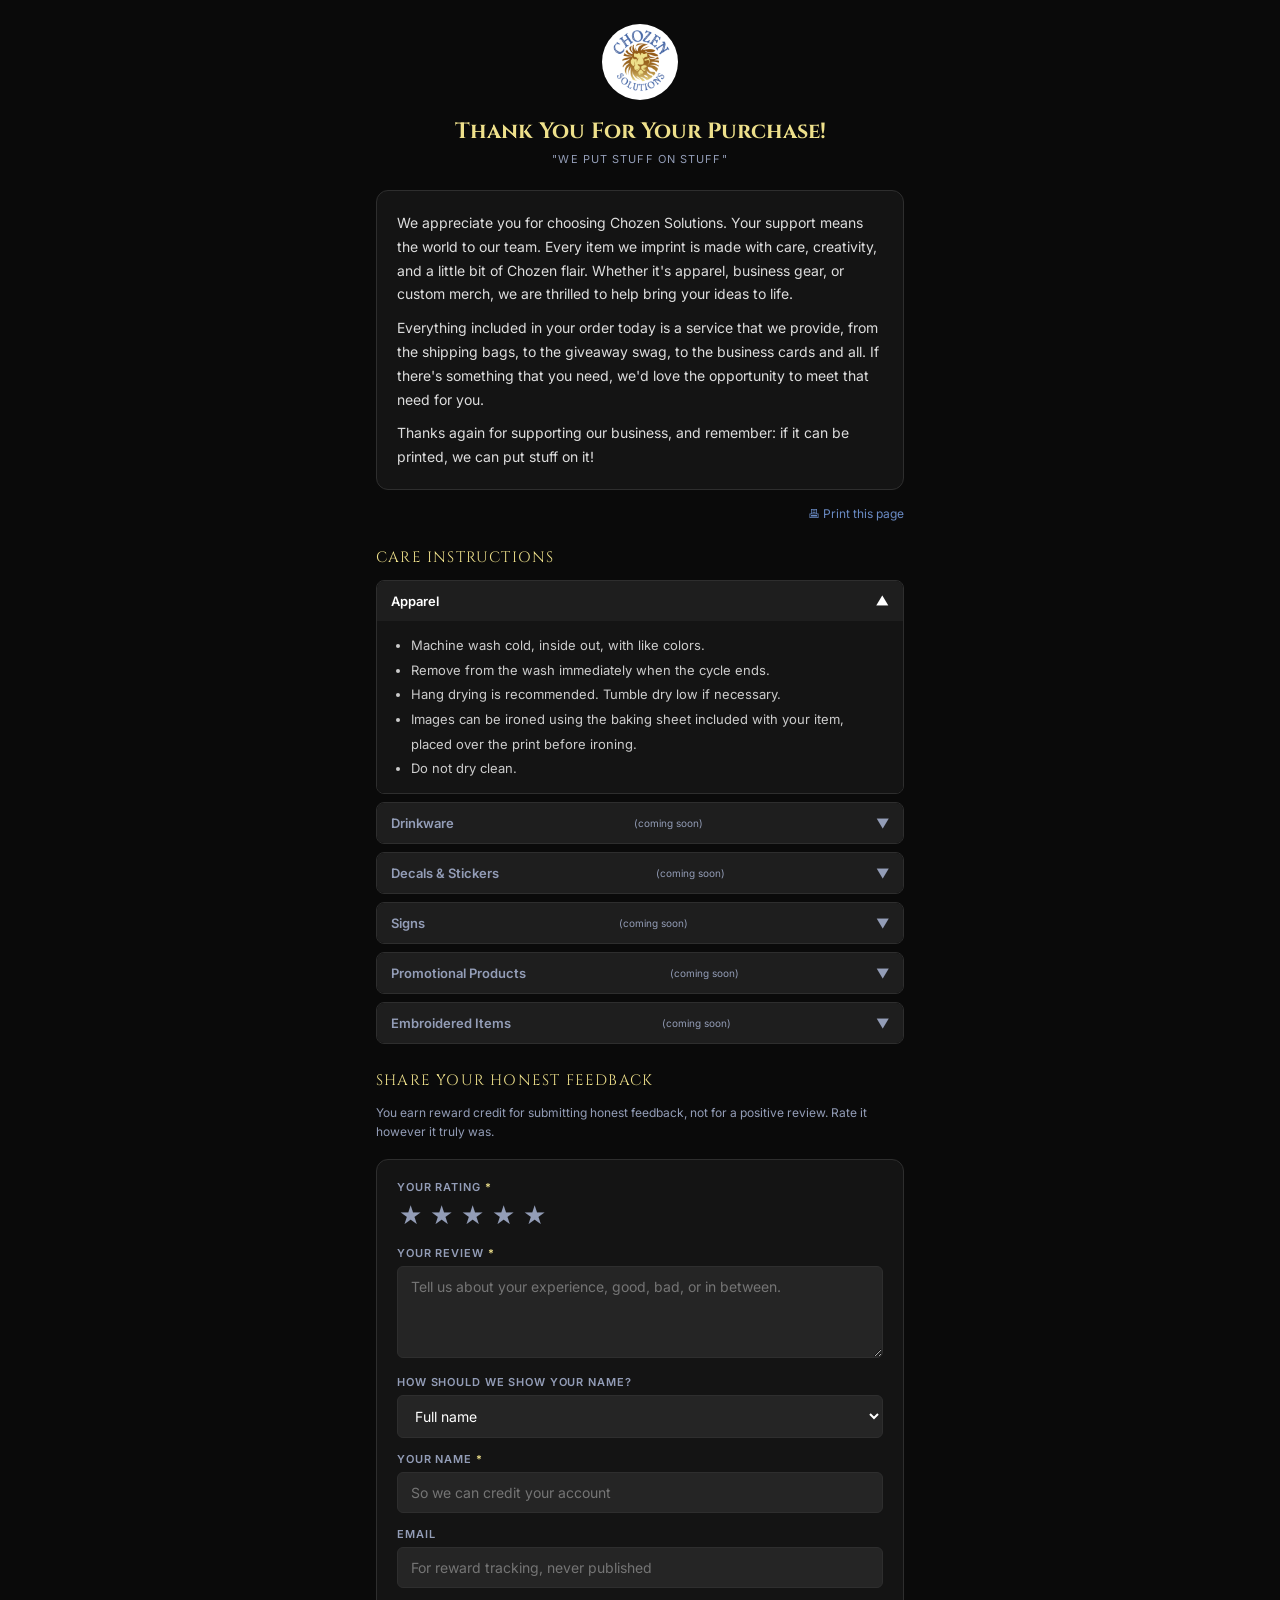
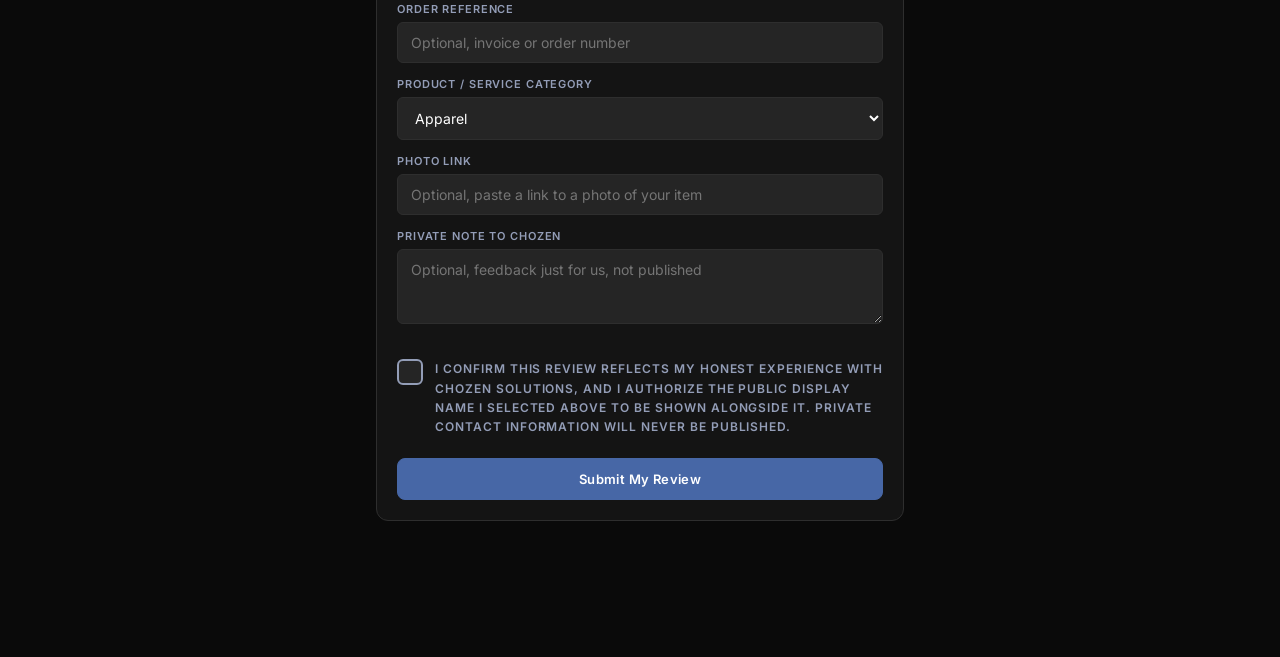
<file: review-portal.html>
<!DOCTYPE html>
<html lang="en">
<head>
<meta charset="UTF-8">
<meta name="viewport" content="width=device-width, initial-scale=1.0">
<title>Chozen Solutions, Thank You &amp; Reviews</title>
<link href="https://fonts.googleapis.com/css2?family=Cinzel:wght@400;600;700&family=Inter:wght@300;400;500;600;700&display=swap" rel="stylesheet">
<style>
*,*::before,*::after{box-sizing:border-box;margin:0;padding:0}
:root{--dark:#0A0A0A;--panel:#141414;--panel2:#1E1E1E;--blue:#4767A6;--blue-lt:#6A8BC4;--brown:#935A16;--tan:#EEE08B;--silver:#939DB7;--white:#FFFFFF;--input-bg:#252525;--border:#2E2E2E}
body{background:var(--dark);color:var(--white);font-family:'Inter',sans-serif;font-size:14px;min-height:100vh;padding-bottom:60px}
.container{max-width:560px;margin:0 auto;padding:24px 16px 60px}
.logo-wrap{text-align:center;margin-bottom:24px}
.logo-wrap img{width:76px;height:76px;border-radius:50%;background:#fff;padding:4px;margin-bottom:14px}
h1{font-family:'Cinzel',serif;font-size:22px;color:var(--tan);margin:0}
.tagline{color:var(--silver);font-size:11px;letter-spacing:.1em;text-transform:uppercase;margin-top:6px}
.card{background:var(--panel);border:1px solid var(--border);border-radius:12px;padding:20px;margin-bottom:16px}
.card p{color:#DDD;font-size:14px;line-height:1.7;margin-bottom:10px}
.card p:last-child{margin-bottom:0}
.print-btn-row{display:flex;justify-content:flex-end;margin-bottom:10px}
.print-btn{display:flex;align-items:center;gap:6px;background:none;border:none;color:var(--blue-lt);font-size:12px;cursor:pointer;font-family:'Inter',sans-serif}
.section-title{font-family:'Cinzel',serif;color:var(--tan);font-size:15px;letter-spacing:.08em;text-transform:uppercase;margin:26px 0 12px}
.cat{margin-bottom:8px;border:1px solid var(--border);border-radius:8px;overflow:hidden}
.cat-head{width:100%;display:flex;justify-content:space-between;align-items:center;padding:12px 14px;background:var(--panel2);border:none;color:var(--white);cursor:pointer;font-family:'Inter',sans-serif;font-size:13px;font-weight:600}
.cat-head.soon{color:var(--silver)}
.cat-head .soon-tag{font-size:10px;color:var(--silver);font-weight:400;margin-left:6px}
.cat-body{display:none;padding:12px 16px;background:var(--panel)}
.cat-body.open{display:block}
.cat-body ul{padding-left:18px;color:#CCC;font-size:13px;line-height:1.9}
.cat-body .empty{color:var(--silver);font-size:12px;font-style:italic}
.chev{transition:transform .2s}
.chev.open{transform:rotate(180deg)}
.intro-note{color:var(--silver);font-size:12px;line-height:1.6;margin-bottom:18px}
label{display:block;font-size:11px;font-weight:600;color:var(--silver);letter-spacing:.08em;text-transform:uppercase;margin-bottom:6px}
label .req{color:var(--tan)}
input[type=text],input[type=email],textarea,select{width:100%;background:var(--input-bg);border:1px solid var(--border);border-radius:6px;color:var(--white);font-family:'Inter',sans-serif;font-size:14px;padding:11px 13px;margin-bottom:14px;outline:none}
textarea{resize:vertical}
.stars{display:flex;gap:4px;margin-bottom:16px}
.star-btn{background:none;border:none;cursor:pointer;padding:2px;font-size:26px;color:var(--silver);line-height:1}
.star-btn.on{color:var(--tan)}
.consent{display:flex;gap:12px;align-items:flex-start;margin:18px 0 22px;font-size:12px;color:var(--silver);line-height:1.6;cursor:pointer}
.consent input{appearance:none;-webkit-appearance:none;flex-shrink:0;width:26px;height:26px;border-radius:6px;border:2px solid var(--silver);background:var(--input-bg);cursor:pointer;margin:0;position:relative;top:0}
.consent input:checked{background:var(--tan);border-color:var(--tan)}
.consent input:checked::after{content:"";position:absolute;left:8px;top:3px;width:7px;height:14px;border:solid #1A1A1A;border-width:0 3px 3px 0;transform:rotate(45deg)}
.consent input:focus-visible{outline:2px solid var(--blue-lt);outline-offset:2px}
.btn{padding:12px 18px;border-radius:8px;font-family:'Inter',sans-serif;font-size:13px;font-weight:600;letter-spacing:.03em;cursor:pointer;width:100%;background:var(--blue);color:#fff;border:1px solid var(--blue)}
.btn:disabled{opacity:.5;cursor:not-allowed}
.err-box{display:flex;gap:8px;align-items:center;background:rgba(217,119,87,.12);border:1px solid #D97757;border-radius:6px;padding:10px 12px;margin-bottom:14px;color:#E89478;font-size:12px}
.thankyou{text-align:center;padding:40px 20px}
.thankyou .check{width:64px;height:64px;border-radius:50%;background:var(--blue);display:flex;align-items:center;justify-content:center;margin:0 auto 20px;font-size:30px}
.thankyou h2{font-family:'Cinzel',serif;color:var(--tan);font-size:22px;margin-bottom:10px}
.thankyou p{color:var(--silver);font-size:14px;line-height:1.7;max-width:380px;margin:0 auto 16px}
.thankyou a{color:var(--blue-lt);font-size:13px;text-decoration:none}
@media print{.no-print{display:none!important}body{background:#fff!important;color:#000}}
</style>
</head>
<body>

<div class="container">

  <div id="formView">
    <div class="logo-wrap">
      <img src="https://grandv8r.github.io/chozen-landing/chozen-logo-invoice.png" alt="Chozen Solutions">
      <h1>Thank You For Your Purchase!</h1>
      <div class="tagline">&quot;We Put Stuff On Stuff&quot;</div>
    </div>

    <div class="card">
      <p>We appreciate you for choosing Chozen Solutions. Your support means the world to our team. Every item we imprint is made with care, creativity, and a little bit of Chozen flair. Whether it's apparel, business gear, or custom merch, we are thrilled to help bring your ideas to life.</p>
      <p>Everything included in your order today is a service that we provide, from the shipping bags, to the giveaway swag, to the business cards and all. If there's something that you need, we'd love the opportunity to meet that need for you.</p>
      <p>Thanks again for supporting our business, and remember: if it can be printed, we can put stuff on it!</p>
    </div>

    <div class="print-btn-row no-print">
      <button class="print-btn" onclick="window.print()">&#128438; Print this page</button>
    </div>

    <div class="section-title">Care Instructions</div>
    <div id="careAccordion"></div>

    <div class="no-print">
      <div class="section-title">Share Your Honest Feedback</div>
      <p class="intro-note">You earn reward credit for submitting honest feedback, not for a positive review. Rate it however it truly was.</p>

      <div class="card">
        <label>Your Rating <span class="req">*</span></label>
        <div class="stars" id="starRow"></div>

        <label>Your Review <span class="req">*</span></label>
        <textarea id="reviewText" rows="4" placeholder="Tell us about your experience, good, bad, or in between."></textarea>

        <label>How should we show your name?</label>
        <select id="publicIdentity">
          <option value="full">Full name</option>
          <option value="firstlast">First name + last initial</option>
          <option value="initials">Initials only</option>
          <option value="org">Organization / business name</option>
          <option value="anonymous">Anonymous</option>
        </select>

        <label>Your Name <span class="req">*</span></label>
        <input type="text" id="custName" placeholder="So we can credit your account">

        <label>Email</label>
        <input type="email" id="custEmail" placeholder="For reward tracking, never published">

        <div id="orgWrap" style="display:none">
          <label>Organization / Business Name</label>
          <input type="text" id="orgName">
        </div>

        <label>Order Reference</label>
        <input type="text" id="orderRef" placeholder="Optional, invoice or order number">

        <label>Product / Service Category</label>
        <select id="category">
          <option value="apparel">Apparel</option>
          <option value="drinkware">Drinkware</option>
          <option value="decals">Decals &amp; Stickers</option>
          <option value="signs">Signs</option>
          <option value="promo">Promotional Products</option>
          <option value="embroidery">Embroidered Items</option>
        </select>

        <label>Photo Link</label>
        <input type="text" id="photoUrl" placeholder="Optional, paste a link to a photo of your item">

        <label>Private Note to Chozen</label>
        <textarea id="privateNote" rows="3" placeholder="Optional, feedback just for us, not published"></textarea>

        <label class="consent">
          <input type="checkbox" id="consent">
          <span>I confirm this review reflects my honest experience with Chozen Solutions, and I authorize the public display name I selected above to be shown alongside it. Private contact information will never be published.</span>
        </label>

        <div id="errBox" class="err-box" style="display:none"></div>

        <button class="btn" id="submitBtn" onclick="submitReview()">Submit My Review</button>
      </div>
    </div>
  </div>

  <div id="thankYouView" class="thankyou" style="display:none">
    <div class="check">&#10003;</div>
    <h2>Thank you.</h2>
    <p>Your review has been received and preserved by Chozen Solutions. A reward credit has been recorded and is pending admin approval, you'll see it reflected in your rewards balance once verified.</p>
    <p style="font-size:12px">If you have a moment, we'd also appreciate a review on Facebook or Google, it helps us keep making awesome things for awesome people like you.</p>
    <div style="display:flex;gap:16px;justify-content:center;flex-wrap:wrap">
      <a href="https://www.facebook.com/ChozenSolutions?mibextid=LQQJ4d" target="_blank">Leave a Facebook review &rarr;</a>
      <a href="https://g.page/r/Cbbf11cmvJ0SEAE/review" target="_blank">Leave a Google review &rarr;</a>
    </div>
  </div>

</div>

<script>
const WEBHOOK_URL = "https://hooks.zapier.com/hooks/catch/28104445/46g8yr3/";

const CARE_CATEGORIES = [
  { id:"apparel", label:"Apparel", body:[
    "Machine wash cold, inside out, with like colors.",
    "Remove from the wash immediately when the cycle ends.",
    "Hang drying is recommended. Tumble dry low if necessary.",
    "Images can be ironed using the baking sheet included with your item, placed over the print before ironing.",
    "Do not dry clean."
  ]},
  { id:"drinkware", label:"Drinkware", body:null },
  { id:"decals", label:"Decals & Stickers", body:null },
  { id:"signs", label:"Signs", body:null },
  { id:"promo", label:"Promotional Products", body:null },
  { id:"embroidery", label:"Embroidered Items", body:null },
];

let rating = 0;

function buildCare(){
  const wrap = document.getElementById("careAccordion");
  CARE_CATEGORIES.forEach((cat, i) => {
    const box = document.createElement("div");
    box.className = "cat";
    const head = document.createElement("button");
    head.className = "cat-head" + (cat.body ? "" : " soon");
    head.innerHTML = cat.label + (cat.body ? "" : '<span class="soon-tag">(coming soon)</span>') + '<span class="chev" id="chev'+i+'">&#9660;</span>';
    const body = document.createElement("div");
    body.className = "cat-body";
    body.id = "catbody" + i;
    if(cat.body){
      const ul = document.createElement("ul");
      cat.body.forEach(line => { const li = document.createElement("li"); li.textContent = line; ul.appendChild(li); });
      body.appendChild(ul);
    } else {
      const p = document.createElement("p");
      p.className = "empty";
      p.textContent = "Care instructions for this category are being finalized. Contact us if you need guidance now.";
      body.appendChild(p);
    }
    head.onclick = () => {
      const isOpen = body.classList.contains("open");
      document.querySelectorAll(".cat-body").forEach(b => b.classList.remove("open"));
      document.querySelectorAll(".chev").forEach(c => c.classList.remove("open"));
      if(!isOpen){ body.classList.add("open"); document.getElementById("chev"+i).classList.add("open"); }
    };
    box.appendChild(head); box.appendChild(body);
    wrap.appendChild(box);
  });
  document.getElementById("catbody0").classList.add("open");
  document.getElementById("chev0").classList.add("open");
}

function buildStars(){
  const row = document.getElementById("starRow");
  for(let n=1;n<=5;n++){
    const b = document.createElement("button");
    b.className = "star-btn";
    b.textContent = "\u2605";
    b.type = "button";
    b.onclick = () => { rating = n; renderStars(); };
    row.appendChild(b);
  }
}
function renderStars(){
  document.querySelectorAll(".star-btn").forEach((b,i) => b.classList.toggle("on", i < rating));
}

document.getElementById("publicIdentity").addEventListener("change", (e) => {
  document.getElementById("orgWrap").style.display = e.target.value === "org" ? "block" : "none";
});

function computeDisplayName(identity, name, org){
  if(identity === "anonymous") return "Anonymous Customer";
  if(identity === "initials") return (name.trim().split(/\s+/).map(w=>w[0]).join("").toUpperCase()) || "\u2014";
  if(identity === "firstlast"){ const p = name.trim().split(/\s+/); return p.length>1 ? p[0]+" "+p[p.length-1][0]+"." : name; }
  if(identity === "org") return org || name;
  return name || "Customer";
}

function showErr(msg){
  const box = document.getElementById("errBox");
  box.textContent = msg;
  box.style.display = "flex";
}
function hideErr(){ document.getElementById("errBox").style.display = "none"; }

async function submitReview(){
  hideErr();
  const reviewText = document.getElementById("reviewText").value.trim();
  const custName = document.getElementById("custName").value.trim();
  const consent = document.getElementById("consent").checked;

  if(!rating) return showErr("Please choose a star rating.");
  if(!reviewText) return showErr("Please write a few words about your experience.");
  if(!custName) return showErr("Please enter your name so we can credit your account.");
  if(!consent) return showErr("Please check the consent box to submit.");

  const btn = document.getElementById("submitBtn");
  btn.disabled = true; btn.textContent = "Submitting\u2026";

  const publicIdentity = document.getElementById("publicIdentity").value;
  const orgName = document.getElementById("orgName").value.trim();
  const reviewId = "REV-" + Date.now().toString(36).toUpperCase() + "-" + Math.random().toString(36).slice(2,6).toUpperCase();
  const payload = {
    reviewId: reviewId,
    customerName: custName,
    customerEmail: document.getElementById("custEmail").value.trim(),
    orderRef: document.getElementById("orderRef").value.trim(),
    rating: String(rating),
    reviewText: reviewText,
    publicIdentity: publicIdentity,
    displayName: computeDisplayName(publicIdentity, custName, orgName),
    orgName: orgName,
    category: document.getElementById("category").value,
    photoUrl: document.getElementById("photoUrl").value.trim(),
    privateNote: document.getElementById("privateNote").value.trim(),
    submittedAt: new Date().toISOString()
  };

  try {
    await fetch(WEBHOOK_URL, {
      method: "POST",
      mode: "no-cors",
      body: JSON.stringify(payload)
    });
    document.getElementById("formView").style.display = "none";
    document.getElementById("thankYouView").style.display = "block";
    window.scrollTo(0,0);
  } catch(e){
    showErr("Something went wrong submitting your review. Please try again or contact us directly.");
    btn.disabled = false; btn.textContent = "Submit My Review";
  }
}

buildCare();
buildStars();
</script>
</body>
</html>
</file>
<file: founding-rewards/styles.css>
/* ============================================
   CHOZEN SOLUTIONS FOUNDING REWARDS
   Design tokens
   ============================================ */
:root {
  --bg: #0A0A0A;
  --bg-panel: #141414;
  --bg-panel-raised: #1B1B1B;
  --bg-input: #1F1F1F;
  --border: #2A2A2A;
  --border-light: #333333;

  --blue: #4767A6;
  --blue-bright: #5B7BC4;
  --brown: #935A16;
  --brown-bright: #B37524;
  --silver: #939DB7;
  --tan: #EEE08B;
  --white: #FFFFFF;

  --text-primary: #F2F2F0;
  --text-secondary: #939DB7;
  --text-muted: #6B7280;

  --success: #6FA37A;
  --danger: #B4593F;
  --warning: #EEE08B;

  --radius: 10px;
  --radius-sm: 6px;

  --font-body: -apple-system, BlinkMacSystemFont, "Segoe UI", Roboto, Helvetica, Arial, sans-serif;
  --font-mono: "SF Mono", "Roboto Mono", "Courier New", monospace;
}

* { box-sizing: border-box; }

body {
  margin: 0;
  background: var(--bg);
  color: var(--text-primary);
  font-family: var(--font-body);
  -webkit-font-smoothing: antialiased;
}

h1, h2, h3 { margin: 0; font-weight: 600; letter-spacing: -0.01em; }
h1 { font-size: 26px; color: var(--white); }
h2 { font-size: 15px; color: var(--text-primary); text-transform: uppercase; letter-spacing: 0.06em; font-size: 13px; }
p { margin: 0; }

button { font-family: inherit; cursor: pointer; border: none; }
input, select, textarea { font-family: inherit; }

/* ============================================
   LAYOUT
   ============================================ */
.app-shell {
  display: flex;
  min-height: 100vh;
}

.sidebar {
  width: 240px;
  flex-shrink: 0;
  background: var(--bg-panel);
  border-right: 1px solid var(--border);
  display: flex;
  flex-direction: column;
  position: sticky;
  top: 0;
  height: 100vh;
}

.sidebar-brand {
  display: flex;
  align-items: center;
  gap: 12px;
  padding: 24px 20px;
  border-bottom: 1px solid var(--border);
}
.brand-mark {
  width: 40px; height: 45px;
  object-fit: contain;
  flex-shrink: 0;
}
.brand-title { font-size: 14px; font-weight: 600; color: var(--white); line-height: 1.2; }
.brand-sub { font-size: 11px; color: var(--tan); letter-spacing: 0.04em; text-transform: uppercase; margin-top: 2px; }

.nav-links {
  flex: 1;
  padding: 16px 12px;
  display: flex;
  flex-direction: column;
  gap: 2px;
  overflow-y: auto;
}
.nav-link {
  display: flex;
  align-items: center;
  gap: 10px;
  background: transparent;
  color: var(--text-secondary);
  padding: 10px 12px;
  border-radius: var(--radius-sm);
  font-size: 13.5px;
  text-align: left;
  transition: background 0.15s, color 0.15s;
}
.nav-icon { font-size: 8px; color: var(--border-light); }
.nav-link:hover { background: var(--bg-panel-raised); color: var(--text-primary); }
.nav-link.active { background: rgba(71,103,166,0.18); color: var(--white); }
.nav-link.active .nav-icon { color: var(--blue-bright); }

.sidebar-footer { padding: 16px 20px; border-top: 1px solid var(--border); }
.storage-note { font-size: 11px; line-height: 1.5; color: var(--text-muted); margin-bottom: 12px; }
.footer-actions { display: flex; }

.mobile-nav-toggle {
  display: none;
  position: fixed; top: 14px; left: 14px; z-index: 60;
  background: var(--bg-panel-raised);
  border: 1px solid var(--border-light);
  color: var(--white);
  width: 40px; height: 40px;
  border-radius: var(--radius-sm);
  font-size: 18px;
}

.main-content {
  flex: 1;
  padding: 32px 40px 80px;
  max-width: 1280px;
}

.view { display: none; }
.view.active { display: block; animation: fadeIn 0.2s ease; }
@keyframes fadeIn { from { opacity: 0; transform: translateY(4px); } to { opacity: 1; transform: none; } }

.view-header {
  display: flex;
  justify-content: space-between;
  align-items: flex-end;
  margin-bottom: 28px;
  gap: 16px;
  flex-wrap: wrap;
}
.view-sub { color: var(--text-secondary); font-size: 13.5px; margin-top: 6px; }
.header-btns { display: flex; gap: 8px; }

/* ============================================
   STAT CARDS — signature element: ledger-style
   tabular stat blocks with a thin tan top rule
   ============================================ */
.stat-grid {
  display: grid;
  grid-template-columns: repeat(auto-fit, minmax(180px, 1fr));
  gap: 14px;
  margin-bottom: 28px;
}
.stat-card {
  background: var(--bg-panel);
  border: 1px solid var(--border);
  border-top: 2px solid var(--tan);
  border-radius: var(--radius);
  padding: 18px 18px 16px;
}
.stat-card .stat-label {
  font-size: 11px;
  text-transform: uppercase;
  letter-spacing: 0.06em;
  color: var(--text-muted);
  margin-bottom: 8px;
}
.stat-card .stat-value {
  font-family: var(--font-mono);
  font-size: 26px;
  font-weight: 600;
  color: var(--white);
  font-variant-numeric: tabular-nums;
}
.stat-card .stat-value.accent-blue { color: var(--blue-bright); }
.stat-card .stat-value.accent-tan { color: var(--tan); }
.stat-card .stat-value.accent-brown { color: var(--brown-bright); }

.profile-stat-grid {
  display: grid;
  grid-template-columns: repeat(auto-fit, minmax(160px, 1fr));
  gap: 12px;
  margin-bottom: 20px;
}

.dashboard-cols {
  display: grid;
  grid-template-columns: 1fr 1fr;
  gap: 16px;
  margin-bottom: 16px;
}
@media (max-width: 900px) { .dashboard-cols { grid-template-columns: 1fr; } }

/* ============================================
   PANELS
   ============================================ */
.panel {
  background: var(--bg-panel);
  border: 1px solid var(--border);
  border-radius: var(--radius);
  margin-bottom: 16px;
  overflow: hidden;
}
.panel-header {
  padding: 14px 18px;
  border-bottom: 1px solid var(--border);
}
.panel-body { padding: 16px 18px; }

.settings-grid {
  display: grid;
  grid-template-columns: repeat(auto-fit, minmax(220px, 1fr));
  gap: 16px;
}
.field-label { display: block; font-size: 12px; color: var(--text-secondary); margin-bottom: 6px; }
.field-note { font-size: 12.5px; color: var(--text-muted); line-height: 1.6; margin-bottom: 14px; }

/* ============================================
   BUTTONS
   ============================================ */
.btn-primary, .btn-primary-sm {
  background: var(--blue);
  color: var(--white);
  border-radius: var(--radius-sm);
  font-weight: 600;
  transition: background 0.15s;
}
.btn-primary { padding: 10px 18px; font-size: 13.5px; }
.btn-primary-sm { padding: 7px 14px; font-size: 12.5px; }
.btn-primary:hover, .btn-primary-sm:hover { background: var(--blue-bright); }

.btn-ghost, .btn-ghost-sm {
  background: transparent;
  border: 1px solid var(--border-light);
  color: var(--text-primary);
  border-radius: var(--radius-sm);
  transition: border-color 0.15s, color 0.15s;
}
.btn-ghost { padding: 9px 16px; font-size: 13px; }
.btn-ghost-sm { padding: 6px 13px; font-size: 12.5px; }
.btn-ghost:hover, .btn-ghost-sm:hover { border-color: var(--silver); color: var(--white); }

.btn-danger-sm {
  background: transparent;
  border: 1px solid rgba(180,89,63,0.4);
  color: var(--danger);
  border-radius: var(--radius-sm);
  padding: 6px 13px;
  font-size: 12.5px;
}
.btn-danger-sm:hover { border-color: var(--danger); background: rgba(180,89,63,0.1); }

.btn-back {
  background: transparent;
  color: var(--text-secondary);
  font-size: 12.5px;
  padding: 0;
  margin-bottom: 10px;
}
.btn-back:hover { color: var(--white); }

.file-btn { display: inline-flex; align-items: center; }

/* ============================================
   FORMS
   ============================================ */
.search-input, .select-input, .text-input {
  background: var(--bg-input);
  border: 1px solid var(--border-light);
  color: var(--text-primary);
  border-radius: var(--radius-sm);
  padding: 9px 12px;
  font-size: 13px;
}
.search-input:focus, .select-input:focus, .text-input:focus, .notes-textarea:focus {
  outline: 2px solid var(--blue-bright);
  outline-offset: -1px;
  border-color: var(--blue-bright);
}
.search-input { flex: 1; min-width: 200px; }
.text-input { width: 100%; }

.toolbar { display: flex; gap: 10px; flex-wrap: wrap; margin-bottom: 16px; }

.notes-textarea {
  width: 100%;
  min-height: 80px;
  background: var(--bg-input);
  border: 1px solid var(--border-light);
  color: var(--text-primary);
  border-radius: var(--radius-sm);
  padding: 10px 12px;
  font-size: 13px;
  resize: vertical;
}

.field { display: flex; flex-direction: column; }

/* ============================================
   TABLES
   ============================================ */
.table-wrap { overflow-x: auto; }
.data-table { width: 100%; border-collapse: collapse; font-size: 13px; }
.data-table th {
  text-align: left;
  padding: 10px 14px;
  font-size: 11px;
  text-transform: uppercase;
  letter-spacing: 0.04em;
  color: var(--text-muted);
  border-bottom: 1px solid var(--border);
  white-space: nowrap;
}
.data-table td {
  padding: 12px 14px;
  border-bottom: 1px solid var(--border);
  color: var(--text-primary);
  white-space: nowrap;
}
.data-table tbody tr:hover { background: rgba(255,255,255,0.02); }
.data-table .num { font-family: var(--font-mono); font-variant-numeric: tabular-nums; }
.data-table .row-link { color: var(--white); cursor: pointer; text-decoration: none; }
.data-table .row-link:hover { color: var(--blue-bright); }

/* ============================================
   BADGES
   ============================================ */
.badge {
  display: inline-block;
  padding: 3px 9px;
  border-radius: 100px;
  font-size: 11px;
  font-weight: 600;
  letter-spacing: 0.02em;
}
.badge-approved { background: rgba(111,163,122,0.15); color: var(--success); }
.badge-pending { background: rgba(238,224,139,0.15); color: var(--tan); }
.badge-rejected { background: rgba(180,89,63,0.15); color: var(--danger); }
.badge-reversed { background: rgba(147,157,183,0.15); color: var(--silver); }
.badge-active { background: rgba(111,163,122,0.15); color: var(--success); }
.badge-inactive { background: rgba(147,157,183,0.15); color: var(--silver); }
.badge-type { background: rgba(71,103,166,0.15); color: var(--blue-bright); }

/* ============================================
   CARD GRID (testimonials)
   ============================================ */
.card-grid {
  display: grid;
  grid-template-columns: repeat(auto-fill, minmax(280px, 1fr));
  gap: 14px;
}
.testimonial-card {
  background: var(--bg-panel);
  border: 1px solid var(--border);
  border-radius: var(--radius);
  padding: 16px;
}
.testimonial-card.featured { border-color: var(--tan); }
.testimonial-card-top { display: flex; justify-content: space-between; align-items: flex-start; margin-bottom: 10px; }
.testimonial-customer { font-weight: 600; font-size: 13.5px; }
.testimonial-date { font-size: 11.5px; color: var(--text-muted); margin-top: 2px; }
.testimonial-text { font-size: 13px; line-height: 1.6; color: var(--text-secondary); margin: 10px 0; }
.testimonial-perms { display: flex; gap: 6px; flex-wrap: wrap; margin: 10px 0; }
.perm-tag { font-size: 10.5px; padding: 2px 8px; border-radius: 100px; background: var(--bg-input); color: var(--text-muted); }
.perm-tag.granted { color: var(--tan); }
.testimonial-actions { display: flex; gap: 6px; margin-top: 12px; }

/* ============================================
   EMPTY STATES
   ============================================ */
.empty-state {
  text-align: center;
  padding: 48px 20px;
  color: var(--text-muted);
}
.empty-state p { margin-bottom: 14px; font-size: 13.5px; }

/* ============================================
   MODAL
   ============================================ */
.modal-overlay {
  display: none;
  position: fixed; inset: 0;
  background: rgba(0,0,0,0.7);
  z-index: 100;
  align-items: flex-start;
  justify-content: center;
  padding: 40px 20px;
  overflow-y: auto;
}
.modal-overlay.open { display: flex; }
.modal {
  background: var(--bg-panel);
  border: 1px solid var(--border-light);
  border-radius: var(--radius);
  width: 100%;
  max-width: 520px;
  padding: 24px;
  animation: modalIn 0.15s ease;
}
@keyframes modalIn { from { opacity: 0; transform: translateY(-8px); } to { opacity: 1; transform: none; } }
.modal h2 { text-transform: none; font-size: 17px; letter-spacing: normal; margin-bottom: 18px; color: var(--white); }
.modal-field { margin-bottom: 14px; }
.modal-actions { display: flex; justify-content: flex-end; gap: 8px; margin-top: 20px; }
.modal-close { position: absolute; }
.modal-row { display: grid; grid-template-columns: 1fr 1fr; gap: 12px; }
.modal-error { color: var(--danger); font-size: 12px; margin-top: 6px; display: none; }
.modal-error.show { display: block; }

/* ============================================
   TOAST
   ============================================ */
.toast {
  position: fixed;
  bottom: 24px; left: 50%;
  transform: translateX(-50%) translateY(20px);
  background: var(--bg-panel-raised);
  border: 1px solid var(--border-light);
  border-left: 3px solid var(--tan);
  color: var(--white);
  padding: 12px 20px;
  border-radius: var(--radius-sm);
  font-size: 13px;
  opacity: 0;
  pointer-events: none;
  transition: opacity 0.2s, transform 0.2s;
  z-index: 200;
  max-width: 360px;
}
.toast.show { opacity: 1; transform: translateX(-50%) translateY(0); }
.toast.danger { border-left-color: var(--danger); }

.future-list { margin: 0; padding-left: 18px; color: var(--text-secondary); font-size: 13px; line-height: 2; }

.data-btn-row { display: flex; gap: 8px; flex-wrap: wrap; }

/* ============================================
   RESPONSIVE
   ============================================ */
@media (max-width: 860px) {
  .sidebar {
    position: fixed;
    left: -260px;
    z-index: 55;
    transition: left 0.2s ease;
    box-shadow: 4px 0 24px rgba(0,0,0,0.4);
  }
  .sidebar.open { left: 0; }
  .mobile-nav-toggle { display: flex; align-items: center; justify-content: center; }
  .main-content { padding: 72px 18px 60px; }
  .view-header { flex-direction: column; align-items: flex-start; }
  .modal-row { grid-template-columns: 1fr; }
}

/* Reduced motion */
@media (prefers-reduced-motion: reduce) {
  * { animation: none !important; transition: none !important; }
}

/* Focus visibility */
button:focus-visible, input:focus-visible, select:focus-visible, textarea:focus-visible {
  outline: 2px solid var(--blue-bright);
  outline-offset: 2px;
}
</file>
